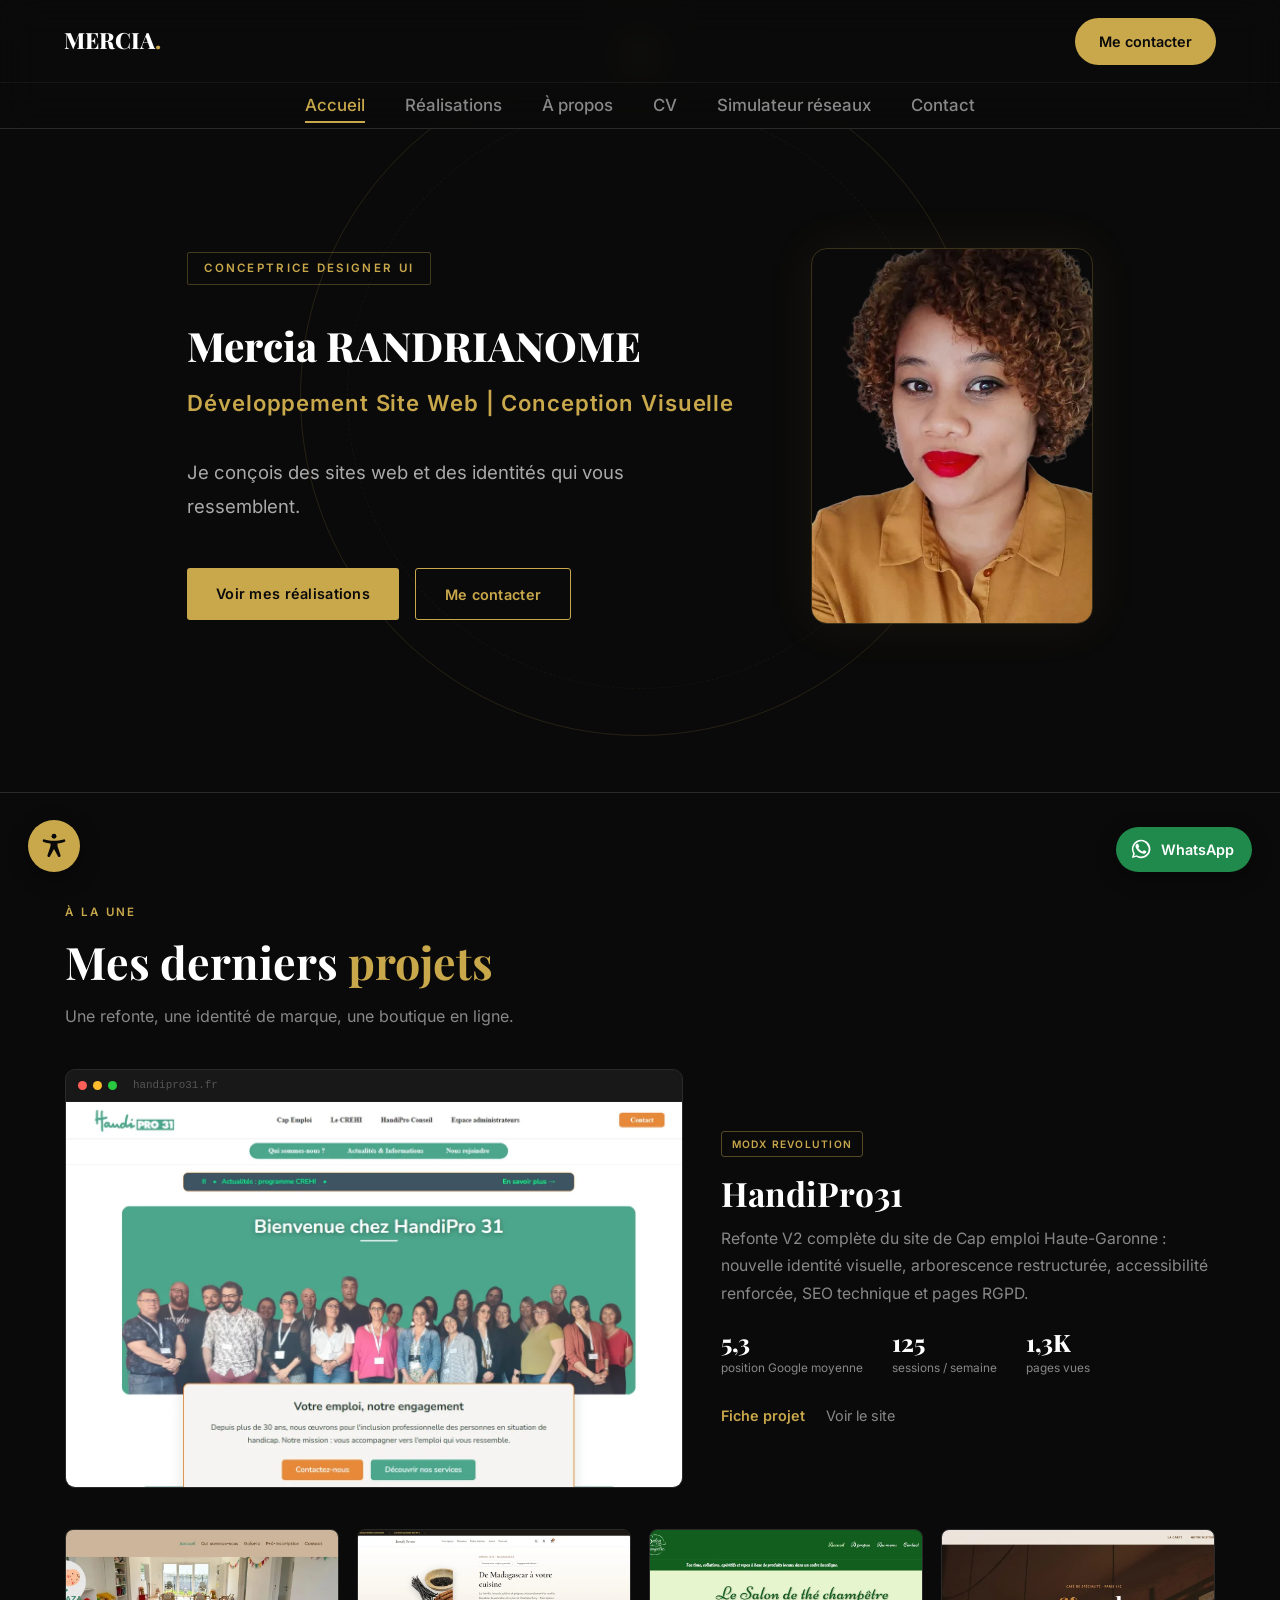
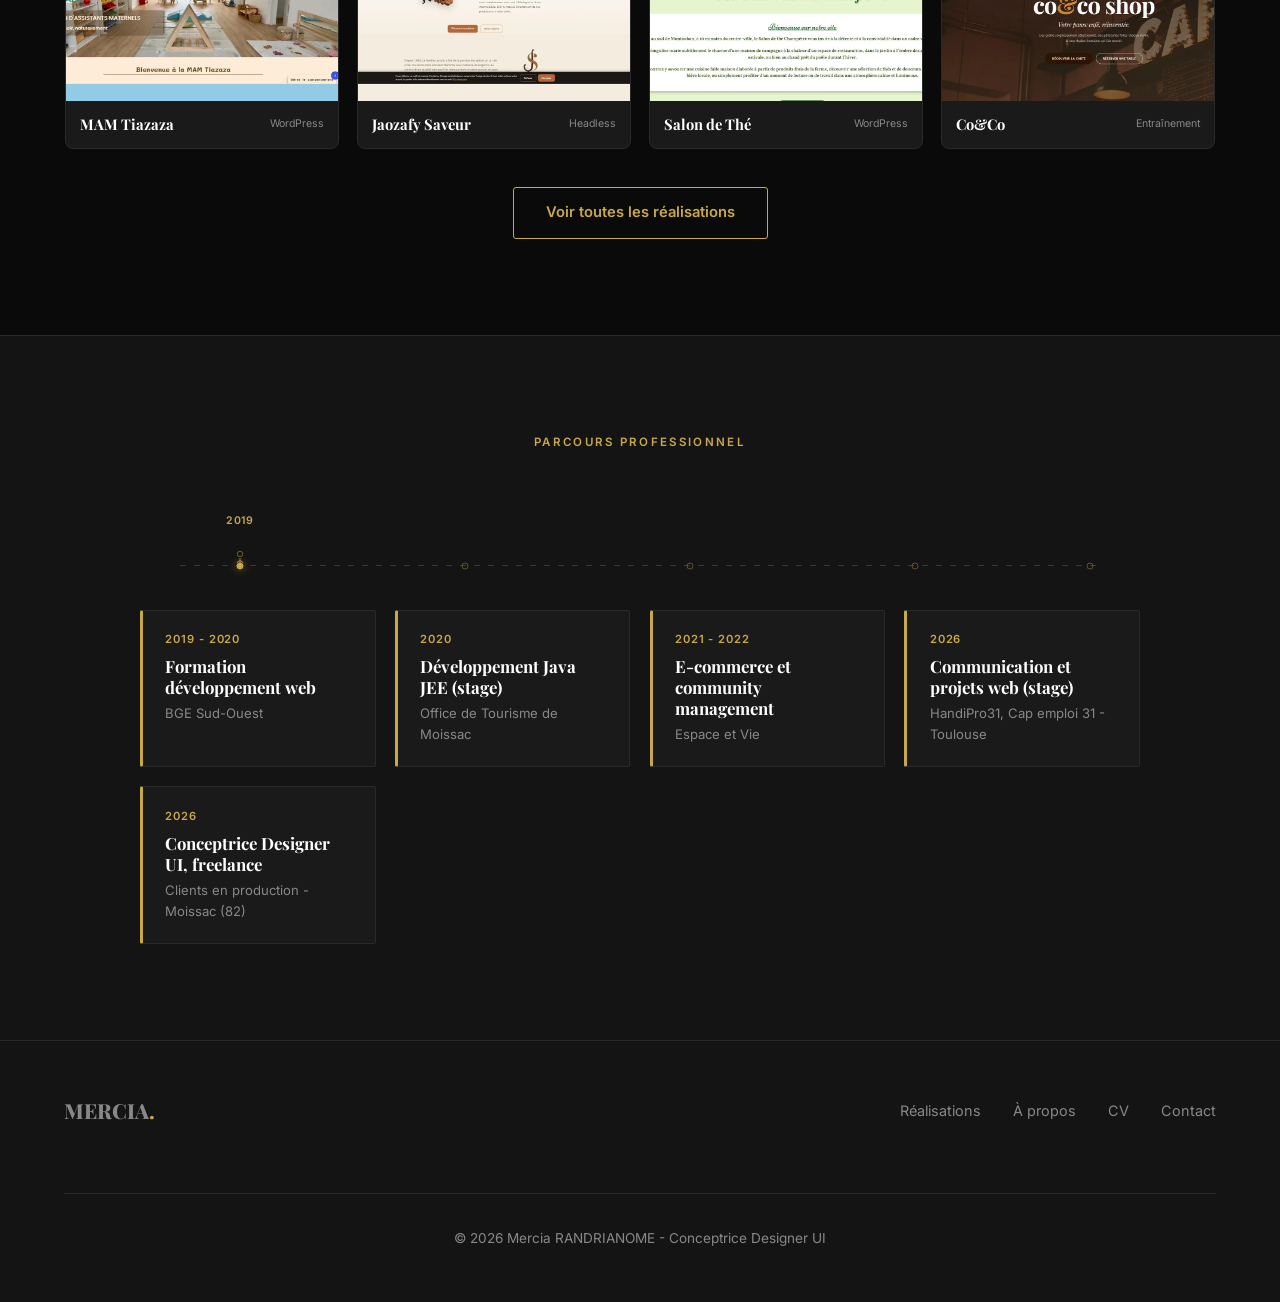
<file: index.html>
<!doctype html>
<html lang="fr">
  <head>
    <meta charset="UTF-8" />
    <meta name="viewport" content="width=device-width, initial-scale=1.0" />
    <title>Mercia RANDRIANOME | Conceptrice Designer UI</title>
    <meta
      name="description"
      content="Mercia RANDRIANOME, Conceptrice Designer UI à Moissac (82). Sites WordPress, WooCommerce, MODX, identité visuelle. Freelance et poste."
    />
    <link rel="canonical" href="https://portfolio-mercia.ikala-ni.fr/" />

    <!-- Open Graph -->
    <meta property="og:type" content="website" />
    <meta property="og:title" content="Mercia RANDRIANOME | Conceptrice Designer UI" />
    <meta
      property="og:description"
      content="Sites WordPress, WooCommerce, MODX et identité visuelle. Freelance et poste, basée à Moissac (82)."
    />
    <meta property="og:url" content="https://portfolio-mercia.ikala-ni.fr/" />
    <meta property="og:image" content="https://portfolio-mercia.ikala-ni.fr/assets/images/og/og-mercia.jpg" />
    <meta property="og:locale" content="fr_FR" />

    <meta name="twitter:card" content="summary_large_image" />
    <meta name="twitter:title" content="Mercia RANDRIANOME | Conceptrice Designer UI" />
    <meta name="twitter:description" content="Mercia RANDRIANOME, Conceptrice Designer UI à Moissac (82). Sites WordPress, WooCommerce, MODX, identité visuelle. Freelance et poste." />
    <meta name="twitter:image" content="https://portfolio-mercia.ikala-ni.fr/assets/images/og/og-mercia.jpg" />
    <!-- JSON-LD Person -->
    <script type="application/ld+json">
      {
        "@context": "https://schema.org",
        "@type": "Person",
        "name": "Rovanimaro El-Mercia RANDRIANOME",
        "alternateName": "Mercia RANDRIANOME",
        "jobTitle": "Conceptrice Designer UI",
        "url": "https://portfolio-mercia.ikala-ni.fr/",
        "address": {
          "@type": "PostalAddress",
          "addressLocality": "Moissac",
          "postalCode": "82200",
          "addressCountry": "FR"
        },
        "knowsAbout": [
          "WordPress",
          "WooCommerce",
          "MODX Revolution",
          "HTML",
          "CSS",
          "JavaScript",
          "Figma",
          "Illustrator",
          "Accessibilité web",
          "SEO"
        ]
      }
    </script>

    <link rel="stylesheet" href="css/style.css" />
    <link rel="stylesheet" href="css/accessibilite.css" />
    <style>
      /* ══════════ ACCUEIL — styles spécifiques ══════════ */

      main {
        display: block;
      }

      /* ── HERO ── */
      .hero {
        min-height: 88vh;
        display: flex;
        flex-direction: row;
        justify-content: center;
        align-items: center;
        gap: clamp(2rem, 5vw, 5rem);
        text-align: left;
        padding: 9rem var(--padding-page) 4rem;
        background-color: var(--noir-profond);
        position: relative;
        overflow: clip;
      }

      .hero > *:not(.orbit-systeme) {
        position: relative;
        z-index: 1;
      }

      .hero-content {
        flex: 1;
        min-width: 0;
        max-width: 560px;
        display: flex;
        flex-direction: column;
        align-items: flex-start;
      }

      .hero-tag {
        display: inline-block;
        font-family: var(--font-corps);
        font-size: 0.72rem;
        font-weight: 600;
        letter-spacing: 0.2em;
        text-transform: uppercase;
        color: var(--or);
        border: 1px solid rgba(201, 168, 76, 0.3);
        padding: 0.4rem 1rem;
        border-radius: 2px;
        margin-bottom: 2.4rem;
      }

      .hero h1 {
        font-size: clamp(2.6rem, 6vw, 4.6rem);
        font-weight: 800;
        color: var(--blanc-pur);
        line-height: 1.06;
        margin-bottom: 0;
      }

      .hero h1 .nom {
        display: block;
      }

      .hero h1 .titre {
        display: block;
        font-family: var(--font-corps);
        font-size: 0.3em;
        color: var(--or);
        font-weight: 600;
        letter-spacing: 0.04em;
        margin-top: 1.2rem;
        line-height: 1.5;
      }

      .hero-accroche {
        font-size: clamp(1rem, 2vw, 1.15rem);
        color: var(--gris-clair);
        max-width: 480px;
        margin: 2.2rem 0 2.8rem;
        line-height: 1.85;
      }

      .hero-boutons {
        display: flex;
        gap: 1rem;
        flex-wrap: wrap;
      }

      .btn-hero {
        font-family: var(--font-corps);
        font-size: 0.9rem;
        font-weight: 600;
        padding: 0.85rem 1.8rem;
        border-radius: 3px;
        transition: var(--transition-rapide);
        letter-spacing: 0.02em;
      }

      .btn-hero-or {
        background-color: var(--or);
        color: var(--noir-profond);
      }
      .btn-hero-or:hover {
        background-color: var(--or-clair);
        transform: translateY(-2px);
      }
      .btn-hero-contour {
        border: 1px solid var(--or);
        color: var(--or);
        background: transparent;
      }
      .btn-hero-contour:hover {
        background-color: rgba(201, 168, 76, 0.1);
        transform: translateY(-2px);
      }

      /* Portrait */
      .hero-portrait {
        flex-shrink: 0;
        width: clamp(180px, 22vw, 300px);
        aspect-ratio: 3 / 4;
        border-radius: 16px;
        overflow: hidden;
        border: 1px solid rgba(201, 168, 76, 0.25);
        box-shadow: 0 0 50px rgba(201, 168, 76, 0.08);
      }
      .hero-portrait img {
        width: 100%;
        height: 100%;
        object-fit: cover;
      }

      /* Système orbital décoratif */
      .orbit-systeme {
        position: absolute;
        top: 50%;
        left: 50%;
        transform: translate(-50%, -50%);
        width: min(680px, 88vmin);
        height: min(680px, 88vmin);
        pointer-events: none;
        z-index: 0;
      }
      .orbit-anneau {
        position: absolute;
        inset: 0;
        border-radius: 50%;
        border: 1px solid rgba(201, 168, 76, 0.15);
      }
      .orbit-anneau::before {
        content: "";
        position: absolute;
        inset: 46px;
        border-radius: 50%;
        border: 1px dashed rgba(201, 168, 76, 0.06);
      }
      .orbit-bras {
        position: absolute;
        inset: 0;
        animation: tourner 12s linear infinite;
      }
      @keyframes tourner {
        to {
          transform: rotate(360deg);
        }
      }
      .planet {
        position: absolute;
        top: -11px;
        left: 50%;
        transform: translateX(-50%);
        width: 22px;
        height: 22px;
        border-radius: 50%;
        background: radial-gradient(circle at 35% 30%, #f0d87a, #c9a84c 55%, #7a5e1a);
        box-shadow: 0 0 16px rgba(201, 168, 76, 0.8), 0 0 40px rgba(201, 168, 76, 0.3);
      }

      @media (max-width: 820px) {
        .hero {
          flex-direction: column;
          text-align: center;
          gap: 2.4rem;
          padding-top: 8rem;
        }
        .hero-content {
          align-items: center;
          max-width: 100%;
        }
        .hero-accroche {
          margin-left: auto;
          margin-right: auto;
        }
        .hero-boutons {
          justify-content: center;
        }
        .hero-portrait {
          order: -1;
          width: clamp(150px, 44vw, 220px);
        }
      }

      /* ── À LA UNE (projet phare + vignettes) ── */
      .alaune {
        background-color: var(--noir-profond);
        border-top: 1px solid var(--gris-bordure);
        padding: clamp(3.5rem, 8vw, 6rem) var(--padding-page);
      }
      .alaune-entete {
        max-width: 1150px;
        margin: 0 auto 2.4rem;
      }
      .alaune-suptitre {
        font-size: 0.72rem;
        letter-spacing: 0.2em;
        text-transform: uppercase;
        color: var(--or);
        font-weight: 600;
        margin-bottom: 0.8rem;
      }
      .alaune-entete h2 {
        font-size: clamp(1.9rem, 4vw, 2.8rem);
      }
      .alaune-entete p {
        max-width: 560px;
        margin-top: 0.8rem;
      }

      /* Cadre navigateur réutilisable */
      .frame {
        background-color: #181818;
        border: 1px solid var(--gris-bordure);
        border-radius: 10px;
        overflow: hidden;
      }
      .frame-barre {
        height: 32px;
        display: flex;
        align-items: center;
        gap: 6px;
        padding: 0 12px;
        border-bottom: 1px solid #1e1e1e;
      }
      .frame-dot { width: 9px; height: 9px; border-radius: 50%; }
      .frame-dot.r { background: #ff5f57; }
      .frame-dot.y { background: #ffbd2e; }
      .frame-dot.g { background: #28c940; }
      .frame-url {
        margin-left: 10px;
        font-family: monospace;
        font-size: 0.68rem;
        color: #555;
        overflow: hidden;
        text-overflow: ellipsis;
        white-space: nowrap;
      }
      .frame-ecran {
        aspect-ratio: 16 / 10;
        overflow: hidden;
        background: #0d0d0d;
      }
      .frame-ecran img {
        width: 100%;
        height: 100%;
        object-fit: cover;
        object-position: center top;
      }

      /* Projet phare */
      .feature {
        max-width: 1150px;
        margin: 0 auto 2.6rem;
        display: grid;
        grid-template-columns: 1.25fr 1fr;
        gap: 2.4rem;
        align-items: center;
      }
      .feature-corps .badge {
        display: inline-block;
        font-size: 0.64rem;
        letter-spacing: 0.12em;
        text-transform: uppercase;
        font-weight: 600;
        color: var(--or);
        border: 1px solid rgba(201, 168, 76, 0.4);
        border-radius: 3px;
        padding: 0.24rem 0.6rem;
        margin-bottom: 1rem;
      }
      .feature-corps h3 {
        font-size: clamp(1.6rem, 3vw, 2.1rem);
        margin-bottom: 0.7rem;
      }
      .feature-corps p {
        font-size: 0.98rem;
        line-height: 1.75;
        margin-bottom: 1.4rem;
      }
      .feature-stats {
        display: flex;
        flex-wrap: wrap;
        gap: 1.8rem;
        margin-bottom: 1.6rem;
      }
      .feature-stats div {
        display: flex;
        flex-direction: column;
      }
      .feature-stats .val {
        font-family: var(--font-titre);
        font-size: 1.5rem;
        font-weight: 800;
        color: var(--blanc-pur);
        line-height: 1;
      }
      .feature-stats .lab {
        font-size: 0.74rem;
        color: var(--gris-texte);
        margin-top: 0.35rem;
      }
      .feature-actions {
        display: flex;
        gap: 1.3rem;
        align-items: center;
      }
      .lien-or {
        font-size: 0.9rem;
        font-weight: 600;
        color: var(--or);
      }
      .lien-or:hover { color: var(--or-clair); }
      .lien-gris { font-size: 0.9rem; color: var(--gris-texte); }
      .lien-gris:hover { color: var(--blanc-pur); }

      /* Vignettes des autres sites */
      .vignettes {
        max-width: 1150px;
        margin: 0 auto 2.4rem;
        display: grid;
        grid-template-columns: repeat(4, 1fr);
        gap: 1.1rem;
      }
      .vignette {
        display: block;
        background-color: var(--gris-fonce);
        border: 1px solid var(--gris-bordure);
        border-radius: 8px;
        overflow: hidden;
        transition: transform 0.25s ease, border-color 0.25s ease;
      }
      .vignette:hover {
        transform: translateY(-3px);
        border-color: rgba(201, 168, 76, 0.5);
      }
      .vignette-img {
        aspect-ratio: 16 / 10;
        overflow: hidden;
        background: #0d0d0d;
      }
      .vignette-img img {
        width: 100%;
        height: 100%;
        object-fit: cover;
        object-position: center top;
      }
      .vignette-nom {
        display: flex;
        align-items: center;
        justify-content: space-between;
        padding: 0.75rem 0.9rem;
      }
      .vignette-nom strong {
        font-family: var(--font-titre);
        font-size: 0.92rem;
        font-weight: 700;
        color: var(--blanc-pur);
      }
      .vignette-nom span {
        font-size: 0.66rem;
        color: var(--gris-texte);
      }

      .alaune-cta {
        max-width: 1150px;
        margin: 0 auto;
        text-align: center;
      }
      .btn-tout {
        display: inline-block;
        font-family: var(--font-corps);
        font-size: 0.92rem;
        font-weight: 600;
        color: var(--or);
        border: 1px solid var(--or);
        border-radius: 3px;
        padding: 0.8rem 2rem;
        transition: var(--transition-rapide);
      }
      .btn-tout:hover {
        background-color: rgba(201, 168, 76, 0.1);
        transform: translateY(-2px);
      }

      @media (max-width: 860px) {
        .feature { grid-template-columns: 1fr; gap: 1.6rem; }
        .vignettes { grid-template-columns: repeat(2, 1fr); }
      }

      /* ── PARCOURS + enfant qui grandit ── */
      .parcours {
        background-color: var(--noir-secondaire);
        padding: clamp(3.5rem, 8vw, 6rem) var(--padding-page);
        border-top: 1px solid var(--gris-bordure);
      }
      .parcours-suptitre {
        text-align: center;
        font-size: 0.72rem;
        letter-spacing: 0.2em;
        text-transform: uppercase;
        color: var(--or);
        font-weight: 600;
        margin-bottom: 2.6rem;
      }
      .parcours-wrapper {
        max-width: 1000px;
        margin: 0 auto;
      }

      /* Scène de l'enfant qui grandit (décoratif) */
      .grow-scene {
        position: relative;
        height: 90px;
        margin-bottom: 1.6rem;
      }
      .grow-rail {
        position: absolute;
        bottom: 18px;
        left: 4%;
        right: 4%;
        height: 1px;
        background: repeating-linear-gradient(
          to right,
          rgba(201, 168, 76, 0.25) 0 6px,
          transparent 6px 14px
        );
      }
      .grow-stop {
        position: absolute;
        bottom: 18px;
        width: 7px;
        height: 7px;
        border: 1.5px solid rgba(201, 168, 76, 0.4);
        border-radius: 50%;
        transform: translate(-50%, 50%);
        transition: background 0.3s, border-color 0.3s;
      }
      .grow-stop.actif {
        background: var(--or);
        border-color: var(--or);
        box-shadow: 0 0 8px rgba(201, 168, 76, 0.6);
      }

      /* Le personnage : grandit selon --taille */
      .grow-perso {
        position: absolute;
        bottom: 18px;
        left: 10%;
        transform: translateX(-50%);
        transform-origin: bottom center;
        display: flex;
        flex-direction: column;
        align-items: center;
        transition: left 0.9s cubic-bezier(0.4, 0, 0.2, 1);
      }
      .grow-figure {
        display: flex;
        flex-direction: column;
        align-items: center;
        transform: scale(var(--taille, 0.5));
        transform-origin: bottom center;
        transition: transform 0.9s cubic-bezier(0.34, 1.3, 0.5, 1);
      }
      .grow-tete {
        width: 12px;
        height: 12px;
        border-radius: 50%;
        background: var(--noir-secondaire);
        border: 1.6px solid var(--or);
      }
      .grow-corps {
        width: 2px;
        height: 16px;
        background: rgba(201, 168, 76, 0.7);
        margin-top: 2px;
        border-radius: 1px;
        position: relative;
      }
      .grow-corps::before,
      .grow-corps::after {
        content: "";
        position: absolute;
        width: 8px;
        height: 1.6px;
        background: rgba(201, 168, 76, 0.7);
        top: 4px;
        border-radius: 1px;
      }
      .grow-corps::before {
        right: calc(100% - 1px);
        transform-origin: right center;
        transform: rotate(-35deg);
      }
      .grow-corps::after {
        left: calc(100% - 1px);
        transform-origin: left center;
        transform: rotate(35deg);
      }
      .grow-annee {
        position: absolute;
        bottom: calc(100% + 6px);
        font-family: var(--font-corps);
        font-size: 0.66rem;
        font-weight: 600;
        letter-spacing: 0.05em;
        color: var(--or);
        white-space: nowrap;
        opacity: 0;
        transition: opacity 0.3s ease;
      }
      .grow-annee.show {
        opacity: 1;
      }
      .grow-walk .grow-tete {
        animation: grow-bob 0.24s ease-in-out infinite alternate;
      }
      @keyframes grow-bob {
        to {
          transform: translateY(-2px);
        }
      }

      /* Timeline (liste) */
      .timeline {
        display: grid;
        grid-template-columns: repeat(auto-fit, minmax(210px, 1fr));
        gap: 1.2rem;
      }
      .timeline-item {
        background-color: var(--gris-fonce);
        border: 1px solid var(--gris-bordure);
        border-left: 3px solid var(--or);
        padding: 1.3rem 1.4rem;
        border-radius: 2px;
      }
      .timeline-item .periode {
        font-size: 0.7rem;
        color: var(--or);
        font-weight: 600;
        letter-spacing: 0.08em;
        text-transform: uppercase;
        margin-bottom: 0.45rem;
      }
      .timeline-item .poste {
        font-family: var(--font-titre);
        font-size: 1.05rem;
        font-weight: 700;
        color: var(--blanc-pur);
        margin-bottom: 0.3rem;
        line-height: 1.25;
      }
      .timeline-item .lieu {
        font-size: 0.82rem;
        color: var(--gris-texte);
      }
    </style>
  </head>
  <body>
    <a class="skip-link" href="#contenu">Aller au contenu</a>

    <header class="header">
      <div class="nav">
        <a href="index.html" class="nav-logo">MERCIA<span>.</span></a>
        <a href="contact.html" class="nav-cta">Me contacter</a>
        <div class="nav-burger" aria-label="Menu" role="button" tabindex="0">
          <span></span><span></span><span></span>
        </div>
      </div>
      <nav class="nav-sub" aria-label="Navigation principale">
        <ul class="nav-liens">
          <li><a href="index.html" class="actif" aria-current="page">Accueil</a></li>
          <li><a href="realisations.html">Réalisations</a></li>
          <li><a href="apropos.html">À propos</a></li>
          <li><a href="cv.html">CV</a></li>
          <li><a href="simulateur.html">Simulateur réseaux</a></li>
          <li><a href="contact.html">Contact</a></li>
        </ul>
      </nav>
    </header>

    <main id="contenu">
      <!-- ══════════ HERO ══════════ -->
      <section class="hero">
        <div class="orbit-systeme" aria-hidden="true">
          <div class="orbit-anneau"></div>
          <div class="orbit-bras"><div class="planet"></div></div>
        </div>

        <div class="hero-content">
          <span class="hero-tag">Conceptrice Designer UI</span>
          <h1>
            <span class="nom">Mercia RANDRIANOME</span>
            <span class="titre">Développement Site Web | Conception Visuelle</span>
          </h1>
          <p class="hero-accroche">
            Je conçois des sites web et des identités qui vous ressemblent.
          </p>
          <div class="hero-boutons">
            <a href="realisations.html" class="btn-hero btn-hero-or">Voir mes réalisations</a>
            <a href="contact.html" class="btn-hero btn-hero-contour">Me contacter</a>
          </div>
        </div>

        <div class="hero-portrait">
          <img
            src="assets/images/profil/profil.webp"
            alt="Portrait de Mercia RANDRIANOME"
            width="300"
            height="400"
          />
        </div>
      </section>

      <!-- ══════════ À LA UNE ══════════ -->
      <section class="alaune" aria-labelledby="alaune-titre">
        <div class="alaune-entete">
          <p class="alaune-suptitre">À la une</p>
          <h2 id="alaune-titre">Mes derniers <span style="color: var(--or)">projets</span></h2>
          <p>
            Une refonte, une identité de marque, une boutique en ligne.
          </p>
        </div>

        <!-- Projet phare : HandiPro31 -->
        <article class="feature">
          <div class="frame">
            <div class="frame-barre">
              <span class="frame-dot r"></span><span class="frame-dot y"></span><span class="frame-dot g"></span>
              <span class="frame-url">handipro31.fr</span>
            </div>
            <div class="frame-ecran">
              <img
                src="assets/images/projets/handipro-cap.webp"
                alt="Aperçu du site HandiPro31"
                width="1200"
                height="750"
                loading="lazy"
              />
            </div>
          </div>
          <div class="feature-corps">
            <span class="badge">MODX Revolution</span>
            <h3>HandiPro31</h3>
            <p>
              Refonte V2 complète du site de Cap emploi Haute-Garonne : nouvelle
              identité visuelle, arborescence restructurée, accessibilité
              renforcée, SEO technique et pages RGPD.
            </p>
            <div class="feature-stats">
              <div><span class="val">5,3</span><span class="lab">position Google moyenne</span></div>
              <div><span class="val">125</span><span class="lab">sessions / semaine</span></div>
              <div><span class="val">1,3K</span><span class="lab">pages vues</span></div>
            </div>
            <div class="feature-actions">
              <a href="projets/handipro31.html" class="lien-or">Fiche projet</a>
              <a href="https://www.handipro31.fr/" target="_blank" rel="noopener" class="lien-gris">Voir le site</a>
            </div>
          </div>
        </article>

        <!-- Autres sites en vignettes -->
        <div class="vignettes">
          <a class="vignette" href="projets/mam-tiazaza.html">
            <div class="vignette-img"><img src="assets/images/projets/mam-cap.webp" alt="Aperçu MAM Tiazaza" width="1200" height="750" loading="lazy" /></div>
            <div class="vignette-nom"><strong>MAM Tiazaza</strong><span>WordPress</span></div>
          </a>
          <a class="vignette" href="projets/jaozafy-saveur.html">
            <div class="vignette-img"><img src="assets/images/projets/jaozafy-cap.webp" alt="Aperçu Jaozafy Saveur" width="1200" height="750" loading="lazy" /></div>
            <div class="vignette-nom"><strong>Jaozafy Saveur</strong><span>Headless</span></div>
          </a>
          <a class="vignette" href="projets/salon-de-the-champetre.html">
            <div class="vignette-img"><img src="assets/images/projets/salon-cap.webp" alt="Aperçu Salon de Thé Champêtre" width="1200" height="750" loading="lazy" /></div>
            <div class="vignette-nom"><strong>Salon de Thé</strong><span>WordPress</span></div>
          </a>
          <a class="vignette" href="projets/co-co.html">
            <div class="vignette-img"><img src="assets/images/projets/coco-cap.webp" alt="Aperçu Co&amp;Co" width="1200" height="750" loading="lazy" /></div>
            <div class="vignette-nom"><strong>Co&amp;Co</strong><span>Entraînement</span></div>
          </a>
        </div>

        <div class="alaune-cta">
          <a href="realisations.html" class="btn-tout">Voir toutes les réalisations</a>
        </div>
      </section>

      <!-- ══════════ PARCOURS (enfant qui grandit) ══════════ -->
      <section class="parcours" aria-labelledby="parcours-titre">
        <p class="parcours-suptitre" id="parcours-titre">Parcours professionnel</p>

        <div class="parcours-wrapper">
          <!-- Scène décorative : le personnage grandit d'étape en étape -->
          <div class="grow-scene" aria-hidden="true">
            <div class="grow-rail"></div>
            <div class="grow-stop" style="left: 10%"></div>
            <div class="grow-stop" style="left: 32.5%"></div>
            <div class="grow-stop" style="left: 55%"></div>
            <div class="grow-stop" style="left: 77.5%"></div>
            <div class="grow-stop" style="left: 95%"></div>
            <div class="grow-perso" id="growPerso">
              <span class="grow-annee" id="growAnnee"></span>
              <div class="grow-figure" id="growFigure">
                <div class="grow-tete"></div>
                <div class="grow-corps"></div>
              </div>
            </div>
          </div>

          <div class="timeline">
            <div class="timeline-item">
              <div class="periode">2019 - 2020</div>
              <div class="poste">Formation développement web</div>
              <div class="lieu">BGE Sud-Ouest</div>
            </div>
            <div class="timeline-item">
              <div class="periode">2020</div>
              <div class="poste">Développement Java JEE (stage)</div>
              <div class="lieu">Office de Tourisme de Moissac</div>
            </div>
            <div class="timeline-item">
              <div class="periode">2021 - 2022</div>
              <div class="poste">E-commerce et community management</div>
              <div class="lieu">Espace et Vie</div>
            </div>
            <div class="timeline-item">
              <div class="periode">2026</div>
              <div class="poste">Communication et projets web (stage)</div>
              <div class="lieu">HandiPro31, Cap emploi 31 - Toulouse</div>
            </div>
            <div class="timeline-item">
              <div class="periode">2026</div>
              <div class="poste">Conceptrice Designer UI, freelance</div>
              <div class="lieu">Clients en production - Moissac (82)</div>
            </div>
          </div>
        </div>
      </section>
    </main>

    <footer class="footer">
      <div class="footer-contenu">
        <p class="footer-logo">MERCIA<span>.</span></p>
        <div class="footer-liens">
          <a href="realisations.html">Réalisations</a>
          <a href="apropos.html">À propos</a>
          <a href="cv.html">CV</a>
          <a href="contact.html">Contact</a>
        </div>
        <p class="footer-copyright">
          © 2026 Mercia RANDRIANOME - Conceptrice Designer UI
        </p>
      </div>
    </footer>

    <!-- Contact WhatsApp direct -->
    <a
      class="wa-float"
      href="https://wa.me/33667955602"
      target="_blank"
      rel="noopener"
      aria-label="Me contacter sur WhatsApp"
    >
      <svg viewBox="0 0 24 24" fill="currentColor" aria-hidden="true">
        <path d="M17.5 14.4c-.3-.2-1.8-.9-2-1-.3-.1-.5-.2-.7.1-.2.3-.8 1-.9 1.1-.2.2-.3.2-.6.1-.3-.2-1.3-.5-2.4-1.5-.9-.8-1.5-1.8-1.7-2.1-.2-.3 0-.5.1-.6.1-.1.3-.3.4-.5.1-.2.2-.3.3-.5.1-.2 0-.4 0-.5-.1-.1-.7-1.6-.9-2.2-.2-.6-.5-.5-.7-.5h-.6c-.2 0-.5.1-.8.4-.3.3-1 1-1 2.4 0 1.4 1 2.8 1.2 3 .1.2 2 3.1 4.9 4.3.7.3 1.2.5 1.6.6.7.2 1.3.2 1.8.1.6-.1 1.8-.7 2-1.4.3-.7.3-1.3.2-1.4-.1-.1-.3-.2-.6-.4z M12 2a10 10 0 0 0-8.6 15l-1.3 4.8 4.9-1.3A10 10 0 1 0 12 2zm0 18.3c-1.5 0-3-.4-4.3-1.2l-.3-.2-2.9.8.8-2.8-.2-.3A8.3 8.3 0 1 1 12 20.3z"/>
      </svg>
      <span class="wa-label">WhatsApp</span>
    </a>

    <script src="js/main.js?v=2"></script>
    <script src="js/accessibilite.js?v=1"></script>
    <script>
      // ── Personnage qui grandit le long du parcours ──
      (function () {
        var perso = document.getElementById("growPerso");
        var figure = document.getElementById("growFigure");
        var annee = document.getElementById("growAnnee");
        var stops = document.querySelectorAll(".grow-stop");
        if (!perso) return;

        // Respecte prefers-reduced-motion : on fige l'adulte sur la dernière étape.
        var reduce = window.matchMedia("(prefers-reduced-motion: reduce)").matches;

        var etapes = [
          { pos: 10, taille: 0.5, annee: "2019" },
          { pos: 32.5, taille: 0.68, annee: "2020" },
          { pos: 55, taille: 0.85, annee: "2021" },
          { pos: 77.5, taille: 1.05, annee: "2026" },
          { pos: 95, taille: 1.3, annee: "2026" }
        ];
        var i = 0;

        function place(e) {
          perso.style.left = e.pos + "%";
          figure.style.setProperty("--taille", e.taille);
          annee.textContent = e.annee;
          annee.classList.add("show");
          stops.forEach(function (s) { s.classList.remove("actif"); });
        }

        if (reduce) {
          var last = etapes[etapes.length - 1];
          place(last);
          stops[stops.length - 1].classList.add("actif");
          return;
        }

        function arrive(idx) {
          perso.classList.remove("grow-walk");
          place(etapes[idx]);
          stops[idx].classList.add("actif");
          setTimeout(next, 2400);
        }

        function next() {
          var nextIdx = (i + 1) % etapes.length;
          annee.classList.remove("show");
          perso.classList.add("grow-walk");
          // Repart tout petit quand on reboucle au début
          if (nextIdx === 0) {
            figure.style.setProperty("--taille", etapes[0].taille);
          }
          perso.style.left = etapes[nextIdx].pos + "%";
          setTimeout(function () {
            i = nextIdx;
            arrive(i);
          }, 900);
        }

        // Démarrage
        perso.style.transition = "none";
        place(etapes[0]);
        requestAnimationFrame(function () {
          requestAnimationFrame(function () {
            perso.style.transition = "left 0.9s cubic-bezier(0.4,0,0.2,1)";
            stops[0].classList.add("actif");
            setTimeout(next, 2000);
          });
        });
      })();
    </script>
  </body>
</html>
</file>
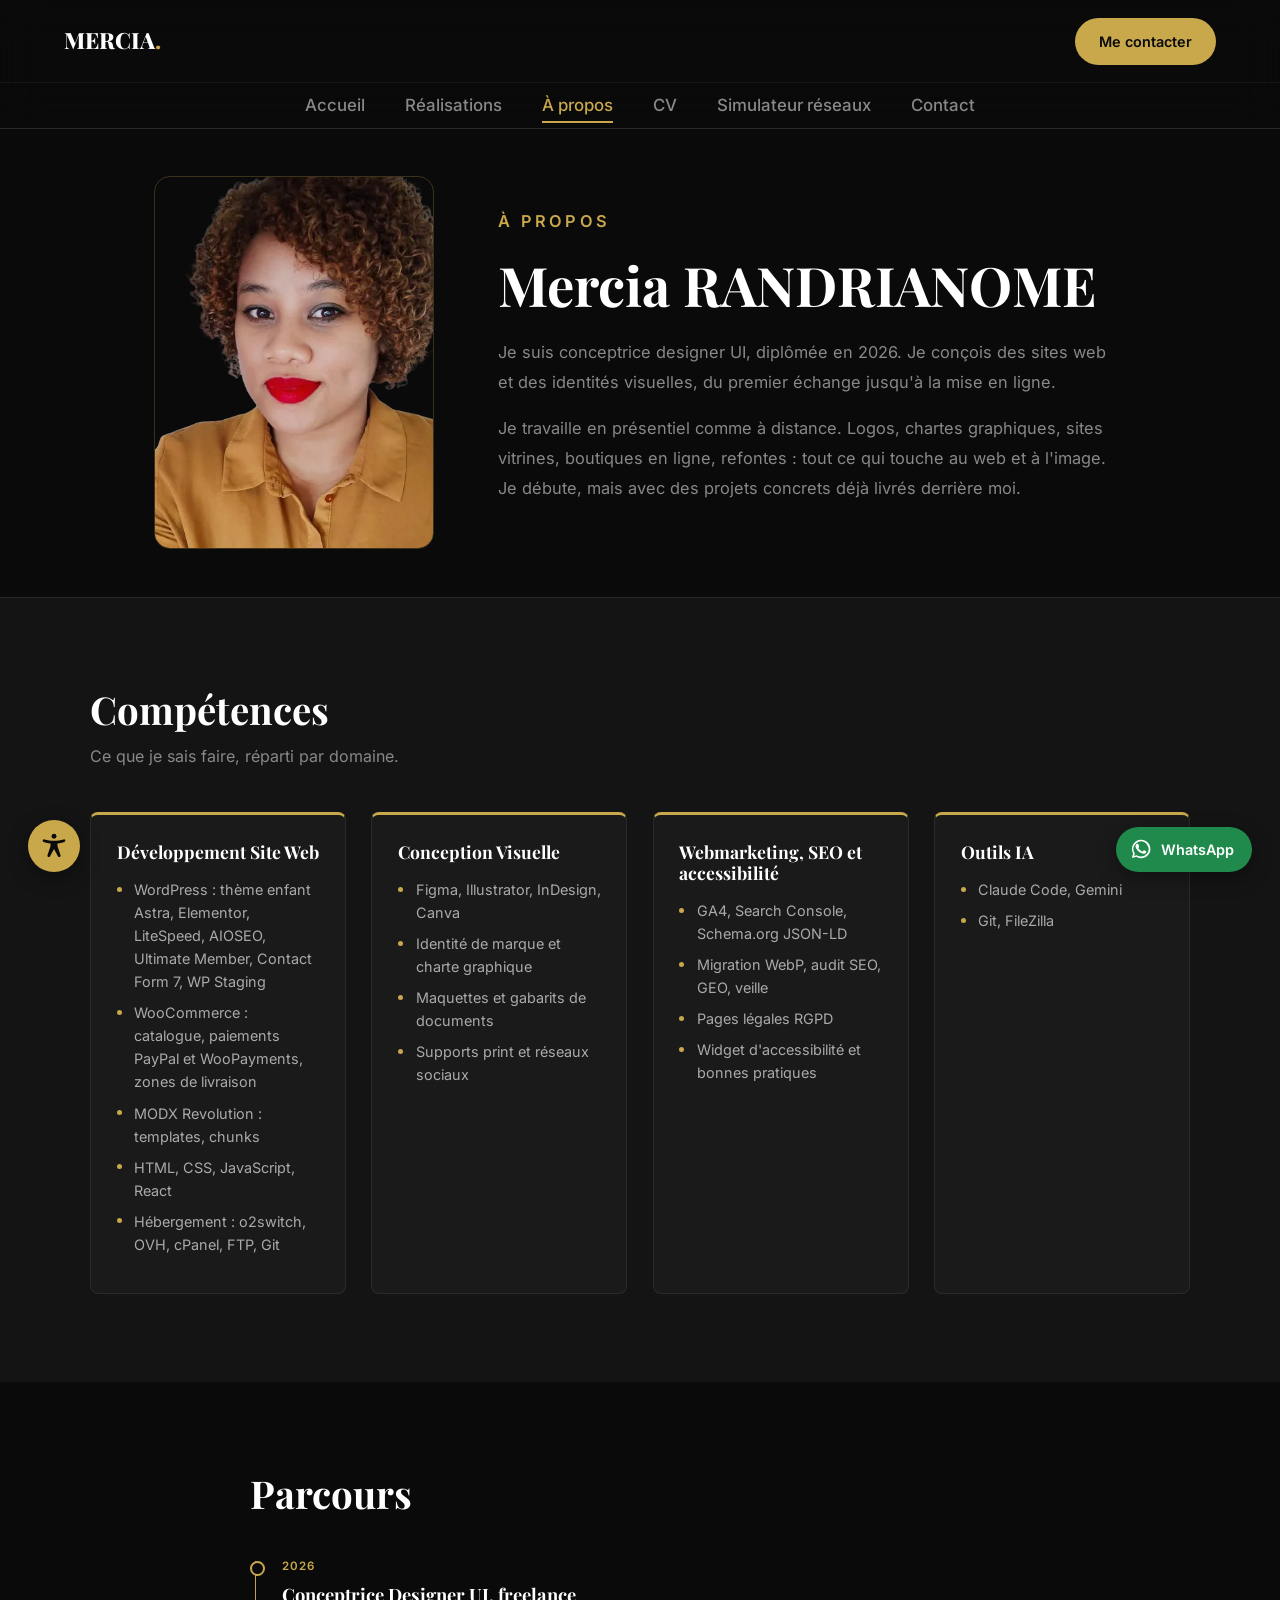
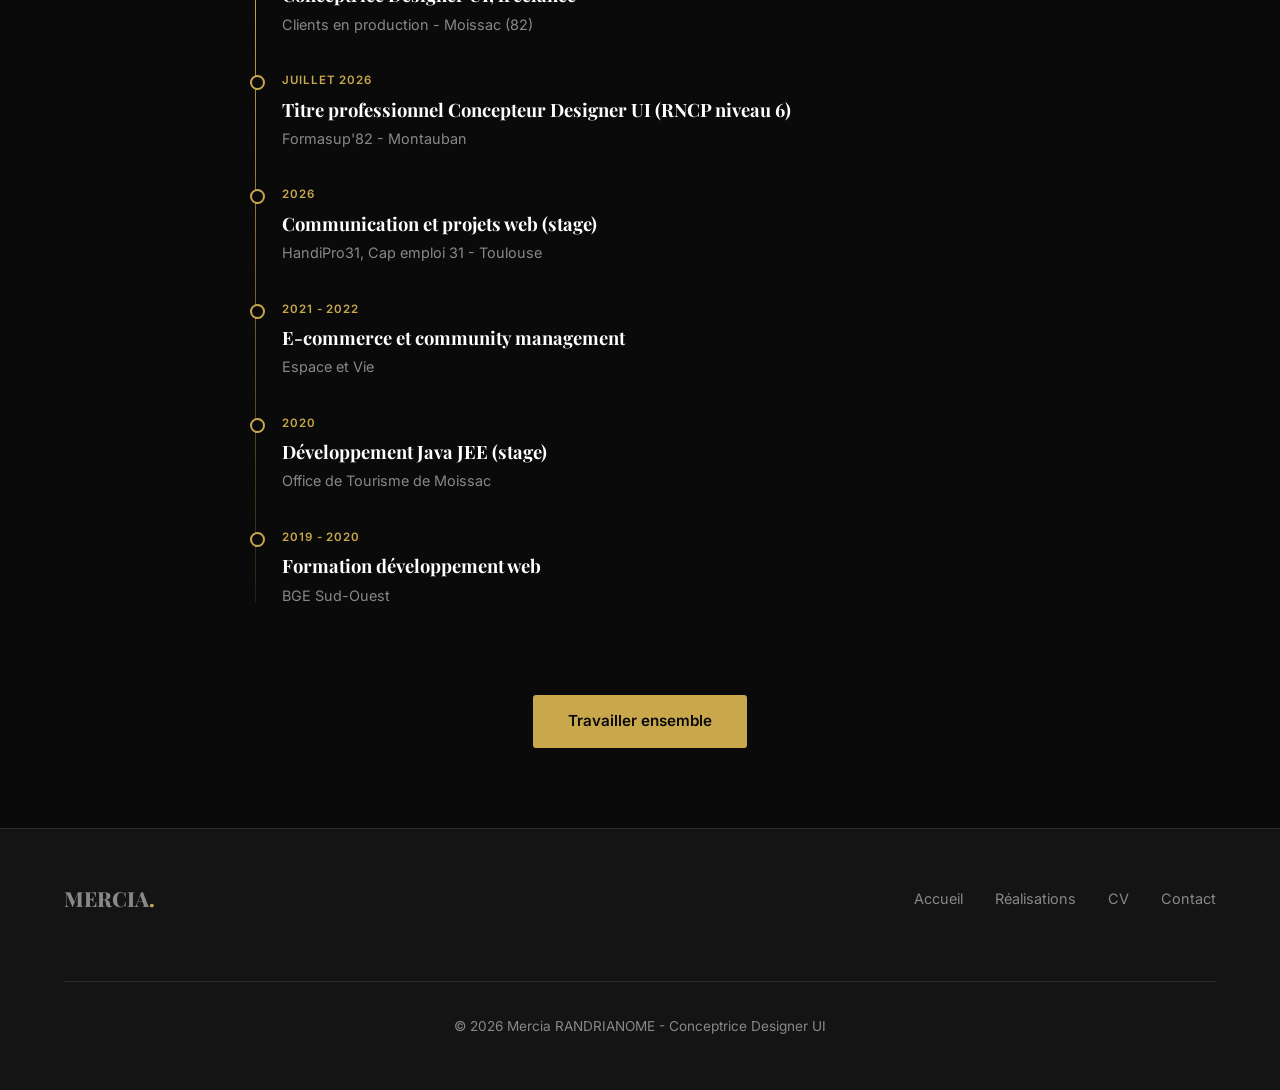
<file: apropos.html>
<!doctype html>
<html lang="fr">
  <head>
    <meta charset="UTF-8" />
    <meta name="viewport" content="width=device-width, initial-scale=1.0" />
    <title>À propos et parcours | Mercia RANDRIANOME</title>
    <meta
      name="description"
      content="Mercia RANDRIANOME, conceptrice designer UI à Moissac. Parcours, compétences en développement de sites web, conception visuelle, SEO et accessibilité."
    />
    <link rel="canonical" href="https://portfolio-mercia.ikala-ni.fr/apropos.html" />
    <meta property="og:type" content="profile" />
    <meta property="og:title" content="À propos et parcours | Mercia RANDRIANOME" />
    <meta property="og:description" content="Parcours et compétences : développement site web, conception visuelle, SEO, accessibilité." />
    <meta property="og:image" content="https://portfolio-mercia.ikala-ni.fr/assets/images/og/og-mercia.jpg" />
    <meta property="og:image:width" content="1200" />
    <meta property="og:image:height" content="630" />
    <meta property="og:image:alt" content="Mercia RANDRIANOME, conceptrice designer UI - sites web, conception visuelle, SEO et accessibilité" />
    <meta name="twitter:card" content="summary_large_image" />
    <meta name="twitter:title" content="À propos et parcours | Mercia RANDRIANOME" />
    <meta name="twitter:description" content="Mercia RANDRIANOME, conceptrice designer UI à Moissac. Parcours, compétences en développement de sites web, conception visuelle, SEO et accessibilité." />
    <meta name="twitter:image" content="https://portfolio-mercia.ikala-ni.fr/assets/images/og/og-mercia.jpg" />
    <link rel="stylesheet" href="css/style.css" />
    <link rel="stylesheet" href="css/accessibilite.css" />
    <style>
      /* ── INTRO ── */
      .ap-intro {
        display: flex;
        gap: clamp(2rem, 5vw, 4.5rem);
        align-items: center;
        max-width: 1100px;
        margin: 0 auto;
        padding: 11rem var(--padding-page) 3rem;
      }
      .ap-photo {
        flex-shrink: 0;
        width: clamp(160px, 24vw, 280px);
        aspect-ratio: 3 / 4;
        border-radius: 16px;
        overflow: hidden;
        border: 1px solid rgba(201, 168, 76, 0.25);
      }
      .ap-photo img { width: 100%; height: 100%; object-fit: cover; }
      .ap-intro-txt { flex: 1; min-width: 0; }
      .ap-suptitre {
        font-size: 0.72rem;
        letter-spacing: 0.2em;
        text-transform: uppercase;
        color: var(--or);
        font-weight: 600;
        margin-bottom: 0.9rem;
      }
      .ap-intro-txt h1 {
        font-size: clamp(2.2rem, 5vw, 3.4rem);
        margin-bottom: 1.2rem;
      }
      .ap-intro-txt p {
        font-size: 1.02rem;
        line-height: 1.85;
        margin-bottom: 1rem;
        max-width: 620px;
      }
      @media (max-width: 760px) {
        .ap-intro { flex-direction: column; text-align: center; padding-top: 8rem; }
        .ap-photo { order: -1; }
        .ap-intro-txt p { margin-left: auto; margin-right: auto; }
      }

      /* ── COMPÉTENCES ── */
      .ap-comp {
        background-color: var(--noir-secondaire);
        border-top: 1px solid var(--gris-bordure);
        padding: clamp(3.5rem, 8vw, 5.5rem) var(--padding-page);
      }
      .ap-comp-inner { max-width: 1100px; margin: 0 auto; }
      .ap-comp h2 {
        font-size: clamp(1.7rem, 4vw, 2.4rem);
        margin-bottom: 0.6rem;
      }
      .ap-comp > .ap-comp-inner > p {
        color: var(--gris-texte);
        margin-bottom: 2.6rem;
        max-width: 560px;
      }
      .ap-comp-grille {
        display: grid;
        grid-template-columns: repeat(auto-fit, minmax(250px, 1fr));
        gap: 1.6rem;
      }
      .ap-comp-carte {
        background-color: var(--gris-fonce);
        border: 1px solid var(--gris-bordure);
        border-top: 3px solid var(--or);
        border-radius: 8px;
        padding: 1.6rem 1.6rem 1.8rem;
      }
      .ap-comp-carte h3 {
        font-size: 1.1rem;
        color: var(--blanc-pur);
        margin-bottom: 1rem;
      }
      .ap-comp-carte ul { list-style: none; }
      .ap-comp-carte li {
        font-size: 0.9rem;
        color: var(--gris-clair);
        line-height: 1.6;
        padding-left: 1.1rem;
        position: relative;
        margin-bottom: 0.5rem;
      }
      .ap-comp-carte li::before {
        content: "";
        position: absolute;
        left: 0;
        top: 0.6em;
        width: 5px;
        height: 5px;
        border-radius: 50%;
        background-color: var(--or);
      }

      /* ── PARCOURS (timeline) ── */
      .ap-parcours {
        padding: clamp(3.5rem, 8vw, 5.5rem) var(--padding-page);
      }
      .ap-parcours-inner { max-width: 780px; margin: 0 auto; }
      .ap-parcours h2 {
        font-size: clamp(1.7rem, 4vw, 2.4rem);
        margin-bottom: 2.6rem;
      }
      .tl { position: relative; padding-left: 2rem; }
      .tl::before {
        content: "";
        position: absolute;
        left: 5px;
        top: 4px;
        bottom: 4px;
        width: 1px;
        background: linear-gradient(
          to bottom,
          var(--or),
          rgba(201, 168, 76, 0.15)
        );
      }
      .tl-item {
        position: relative;
        padding-bottom: 2.2rem;
      }
      .tl-item:last-child { padding-bottom: 0; }
      .tl-item::before {
        content: "";
        position: absolute;
        left: -2rem;
        top: 4px;
        width: 11px;
        height: 11px;
        border-radius: 50%;
        background: var(--noir-profond);
        border: 2px solid var(--or);
        transform: translateX(0);
      }
      .tl-periode {
        font-size: 0.72rem;
        letter-spacing: 0.08em;
        text-transform: uppercase;
        color: var(--or);
        font-weight: 600;
        margin-bottom: 0.3rem;
      }
      .tl-poste {
        font-family: var(--font-titre);
        font-size: 1.15rem;
        font-weight: 700;
        color: var(--blanc-pur);
        margin-bottom: 0.2rem;
      }
      .tl-lieu { font-size: 0.9rem; color: var(--gris-texte); }

      /* Révélation au défilement — seulement si JS actif */
      .js-anim .reveal {
        opacity: 0;
        transform: translateY(18px);
        transition: opacity 0.4s ease, transform 0.4s ease;
      }
      .js-anim .reveal.visible {
        opacity: 1;
        transform: translateY(0);
      }

      /* ── CTA ── */
      .ap-cta {
        text-align: center;
        padding: 0 var(--padding-page) 5rem;
      }
      .ap-cta a {
        display: inline-block;
        font-family: var(--font-corps);
        font-size: 0.95rem;
        font-weight: 600;
        background-color: var(--or);
        color: var(--noir-profond);
        border-radius: 3px;
        padding: 0.9rem 2.2rem;
        transition: var(--transition-rapide);
      }
      .ap-cta a:hover { background-color: var(--or-clair); transform: translateY(-2px); }
    </style>
  </head>
  <body>
    <a class="skip-link" href="#contenu">Aller au contenu</a>

    <header class="header">
      <div class="nav">
        <a href="index.html" class="nav-logo">MERCIA<span>.</span></a>
        <a href="contact.html" class="nav-cta">Me contacter</a>
        <div class="nav-burger" aria-label="Menu" role="button" tabindex="0">
          <span></span><span></span><span></span>
        </div>
      </div>
      <nav class="nav-sub" aria-label="Navigation principale">
        <ul class="nav-liens">
          <li><a href="index.html">Accueil</a></li>
          <li><a href="realisations.html">Réalisations</a></li>
          <li><a href="apropos.html" class="actif" aria-current="page">À propos</a></li>
          <li><a href="cv.html">CV</a></li>
          <li><a href="simulateur.html">Simulateur réseaux</a></li>
          <li><a href="contact.html">Contact</a></li>
        </ul>
      </nav>
    </header>

    <main id="contenu">
      <!-- Intro -->
      <section class="ap-intro">
        <div class="ap-photo">
          <img src="assets/images/profil/profil.webp" alt="Portrait de Mercia RANDRIANOME" width="280" height="373" />
        </div>
        <div class="ap-intro-txt">
          <p class="ap-suptitre">À propos</p>
          <h1>Mercia RANDRIANOME</h1>
          <p>
            Je suis conceptrice designer UI, diplômée en 2026. Je conçois des
            sites web et des identités visuelles, du premier échange jusqu'à la
            mise en ligne.
          </p>
          <p>
            Je travaille en présentiel comme à distance. Logos, chartes
            graphiques, sites vitrines, boutiques en ligne, refontes : tout ce
            qui touche au web et à l'image. Je débute, mais avec des projets
            concrets déjà livrés derrière moi.
          </p>
        </div>
      </section>

      <!-- Compétences -->
      <section class="ap-comp" aria-labelledby="comp-titre">
        <div class="ap-comp-inner">
          <h2 id="comp-titre">Compétences</h2>
          <p>Ce que je sais faire, réparti par domaine.</p>
          <div class="ap-comp-grille">
            <div class="ap-comp-carte">
              <h3>Développement Site Web</h3>
              <ul>
                <li>WordPress : thème enfant Astra, Elementor, LiteSpeed, AIOSEO, Ultimate Member, Contact Form 7, WP Staging</li>
                <li>WooCommerce : catalogue, paiements PayPal et WooPayments, zones de livraison</li>
                <li>MODX Revolution : templates, chunks</li>
                <li>HTML, CSS, JavaScript, React</li>
                <li>Hébergement : o2switch, OVH, cPanel, FTP, Git</li>
              </ul>
            </div>
            <div class="ap-comp-carte">
              <h3>Conception Visuelle</h3>
              <ul>
                <li>Figma, Illustrator, InDesign, Canva</li>
                <li>Identité de marque et charte graphique</li>
                <li>Maquettes et gabarits de documents</li>
                <li>Supports print et réseaux sociaux</li>
              </ul>
            </div>
            <div class="ap-comp-carte">
              <h3>Webmarketing, SEO et accessibilité</h3>
              <ul>
                <li>GA4, Search Console, Schema.org JSON-LD</li>
                <li>Migration WebP, audit SEO, GEO, veille</li>
                <li>Pages légales RGPD</li>
                <li>Widget d'accessibilité et bonnes pratiques</li>
              </ul>
            </div>
            <div class="ap-comp-carte">
              <h3>Outils IA</h3>
              <ul>
                <li>Claude Code, Gemini</li>
                <li>Git, FileZilla</li>
              </ul>
            </div>
          </div>
        </div>
      </section>

      <!-- Parcours -->
      <section class="ap-parcours" aria-labelledby="parc-titre">
        <div class="ap-parcours-inner">
          <h2 id="parc-titre">Parcours</h2>
          <div class="tl">
            <div class="tl-item reveal">
              <div class="tl-periode">2026</div>
              <div class="tl-poste">Conceptrice Designer UI, freelance</div>
              <div class="tl-lieu">Clients en production - Moissac (82)</div>
            </div>
            <div class="tl-item reveal">
              <div class="tl-periode">Juillet 2026</div>
              <div class="tl-poste">Titre professionnel Concepteur Designer UI (RNCP niveau 6)</div>
              <div class="tl-lieu">Formasup'82 - Montauban</div>
            </div>
            <div class="tl-item reveal">
              <div class="tl-periode">2026</div>
              <div class="tl-poste">Communication et projets web (stage)</div>
              <div class="tl-lieu">HandiPro31, Cap emploi 31 - Toulouse</div>
            </div>
            <div class="tl-item reveal">
              <div class="tl-periode">2021 - 2022</div>
              <div class="tl-poste">E-commerce et community management</div>
              <div class="tl-lieu">Espace et Vie</div>
            </div>
            <div class="tl-item reveal">
              <div class="tl-periode">2020</div>
              <div class="tl-poste">Développement Java JEE (stage)</div>
              <div class="tl-lieu">Office de Tourisme de Moissac</div>
            </div>
            <div class="tl-item reveal">
              <div class="tl-periode">2019 - 2020</div>
              <div class="tl-poste">Formation développement web</div>
              <div class="tl-lieu">BGE Sud-Ouest</div>
            </div>
          </div>
        </div>
      </section>

      <div class="ap-cta">
        <a href="contact.html">Travailler ensemble</a>
      </div>
    </main>

    <footer class="footer">
      <div class="footer-contenu">
        <p class="footer-logo">MERCIA<span>.</span></p>
        <div class="footer-liens">
          <a href="index.html">Accueil</a>
          <a href="realisations.html">Réalisations</a>
          <a href="cv.html">CV</a>
          <a href="contact.html">Contact</a>
        </div>
        <p class="footer-copyright">© 2026 Mercia RANDRIANOME - Conceptrice Designer UI</p>
      </div>
    </footer>

    <a class="wa-float" href="https://wa.me/33667955602" target="_blank" rel="noopener" aria-label="Me contacter sur WhatsApp">
      <svg viewBox="0 0 24 24" fill="currentColor" aria-hidden="true">
        <path d="M17.5 14.4c-.3-.2-1.8-.9-2-1-.3-.1-.5-.2-.7.1-.2.3-.8 1-.9 1.1-.2.2-.3.2-.6.1-.3-.2-1.3-.5-2.4-1.5-.9-.8-1.5-1.8-1.7-2.1-.2-.3 0-.5.1-.6.1-.1.3-.3.4-.5.1-.2.2-.3.3-.5.1-.2 0-.4 0-.5-.1-.1-.7-1.6-.9-2.2-.2-.6-.5-.5-.7-.5h-.6c-.2 0-.5.1-.8.4-.3.3-1 1-1 2.4 0 1.4 1 2.8 1.2 3 .1.2 2 3.1 4.9 4.3.7.3 1.2.5 1.6.6.7.2 1.3.2 1.8.1.6-.1 1.8-.7 2-1.4.3-.7.3-1.3.2-1.4-.1-.1-.3-.2-.6-.4z M12 2a10 10 0 0 0-8.6 15l-1.3 4.8 4.9-1.3A10 10 0 1 0 12 2zm0 18.3c-1.5 0-3-.4-4.3-1.2l-.3-.2-2.9.8.8-2.8-.2-.3A8.3 8.3 0 1 1 12 20.3z"/>
      </svg>
      <span class="wa-label">WhatsApp</span>
    </a>

    <script src="js/main.js?v=2"></script>
    <script src="js/accessibilite.js?v=1"></script>
    <script>
      // Révélation progressive des entrées (dégrade proprement sans JS)
      (function () {
        var reduce = window.matchMedia("(prefers-reduced-motion: reduce)").matches;
        var cibles = document.querySelectorAll(".reveal");
        if (reduce || !("IntersectionObserver" in window)) {
          cibles.forEach(function (el) { el.classList.add("visible"); });
          return;
        }
        document.body.classList.add("js-anim");
        var obs = new IntersectionObserver(function (entries) {
          entries.forEach(function (e) {
            if (e.isIntersecting) {
              e.target.classList.add("visible");
              obs.unobserve(e.target);
            }
          });
        }, { threshold: 0.2 });
        cibles.forEach(function (el) { obs.observe(el); });
      })();
    </script>
  </body>
</html>
</file>
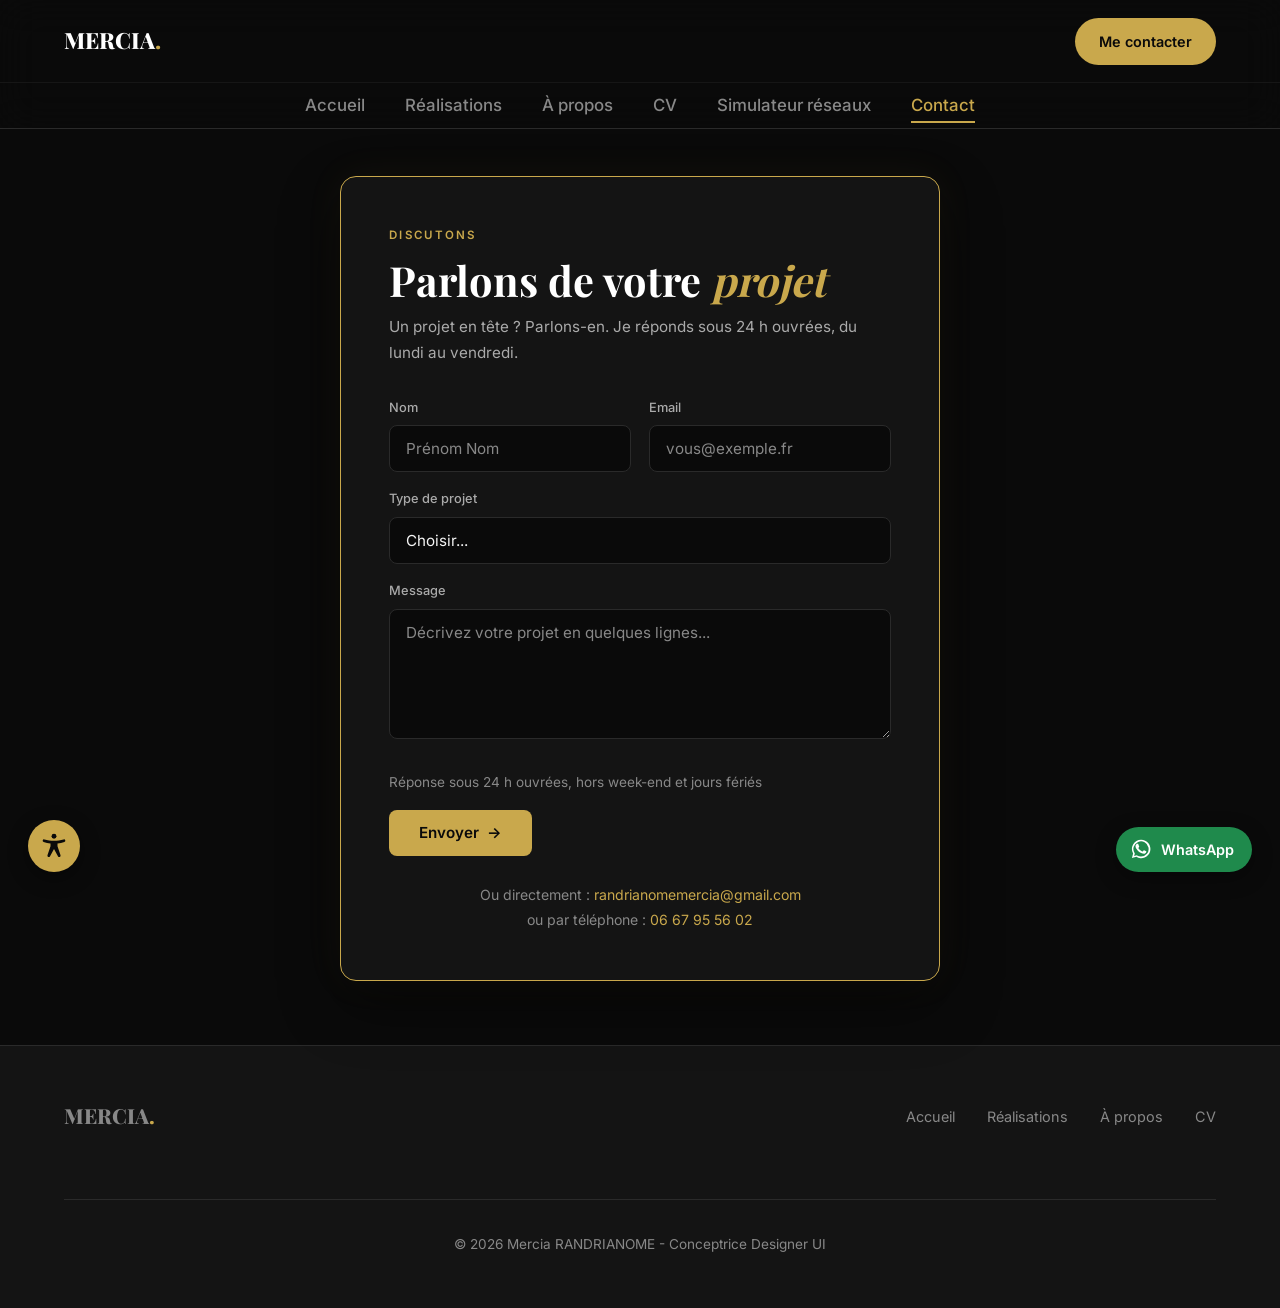
<file: contact.html>
<!DOCTYPE html>
<html lang="fr">
<head>
    <meta charset="UTF-8">
    <meta name="viewport" content="width=device-width, initial-scale=1.0">
    <meta name="description" content="Contactez Mercia RANDRIANOME, conceptrice designer UI à Moissac. Site web, boutique en ligne ou identité visuelle.">
    <title>Contact | Mercia RANDRIANOME</title>
    <link rel="canonical" href="https://portfolio-mercia.ikala-ni.fr/contact.html">
    <meta property="og:type" content="website" />
    <meta property="og:title" content="Contact | Mercia RANDRIANOME" />
    <meta property="og:description" content="Contactez Mercia RANDRIANOME, conceptrice designer UI à Moissac. Site web, boutique en ligne ou identité visuelle." />
    <meta property="og:url" content="https://portfolio-mercia.ikala-ni.fr/contact.html" />
    <meta property="og:locale" content="fr_FR" />
    <meta property="og:image" content="https://portfolio-mercia.ikala-ni.fr/assets/images/og/og-mercia.jpg" />
    <meta property="og:image:width" content="1200" />
    <meta property="og:image:height" content="630" />
    <meta property="og:image:alt" content="Mercia RANDRIANOME, conceptrice designer UI - sites web, conception visuelle, SEO et accessibilité" />
    <meta name="twitter:card" content="summary_large_image" />
    <meta name="twitter:title" content="Contact | Mercia RANDRIANOME" />
    <meta name="twitter:description" content="Contactez Mercia RANDRIANOME, conceptrice designer UI à Moissac. Site web, boutique en ligne ou identité visuelle." />
    <meta name="twitter:image" content="https://portfolio-mercia.ikala-ni.fr/assets/images/og/og-mercia.jpg" />
    <link rel="stylesheet" href="css/style.css">
    <link rel="stylesheet" href="css/accessibilite.css" />
    <style>
      .contact-page {
        min-height: calc(100vh - 120px);
        display: flex;
        align-items: center;
        justify-content: center;
        padding: 11rem var(--padding-page) 4rem;
      }

      /* Le cadre or */
      .cc-card {
        width: 100%;
        max-width: 600px;
        background: #141414;
        border: 1px solid var(--or);
        border-radius: 16px;
        padding: clamp(1.8rem, 4vw, 3rem);
        box-shadow: 0 24px 60px rgba(0, 0, 0, 0.45),
          0 0 40px rgba(201, 168, 76, 0.06);
      }

      .cc-eyebrow {
        font-size: 0.72rem;
        letter-spacing: 0.2em;
        text-transform: uppercase;
        color: var(--or);
        font-weight: 600;
        margin-bottom: 0.7rem;
      }
      .cc-card h1 {
        font-size: clamp(1.8rem, 4vw, 2.6rem);
        line-height: 1.1;
        margin-bottom: 0.7rem;
      }
      .cc-card h1 em { color: var(--or); font-style: italic; }
      .cc-intro {
        font-size: 0.95rem;
        color: var(--gris-clair);
        line-height: 1.7;
        margin-bottom: 2rem;
      }

      .cc-row {
        display: grid;
        grid-template-columns: 1fr 1fr;
        gap: 1.1rem;
      }
      .cc-field { margin-bottom: 1.1rem; }
      .cc-field label {
        display: block;
        font-size: 0.8rem;
        color: var(--gris-clair);
        font-weight: 500;
        margin-bottom: 0.45rem;
      }
      .cc-field input,
      .cc-field select,
      .cc-field textarea {
        width: 100%;
        background: var(--noir-profond);
        border: 1px solid var(--gris-bordure);
        border-radius: 8px;
        padding: 0.8rem 1rem;
        color: var(--blanc);
        font-family: var(--font-corps);
        font-size: 0.95rem;
        transition: border-color 0.2s ease, box-shadow 0.2s ease;
      }
      .cc-field textarea { resize: vertical; min-height: 130px; }
      .cc-field input::placeholder,
      .cc-field textarea::placeholder { color: var(--gris-texte); }
      .cc-field input:focus,
      .cc-field select:focus,
      .cc-field textarea:focus {
        outline: none;
        border-color: var(--or);
        box-shadow: 0 0 0 3px rgba(201, 168, 76, 0.15);
      }
      .cc-field select { appearance: none; cursor: pointer; }

      .cc-footer {
        display: flex;
        align-items: center;
        justify-content: space-between;
        gap: 1rem;
        flex-wrap: wrap;
        margin-top: 1.6rem;
      }
      .cc-delai { font-size: 0.85rem; color: var(--gris-texte); }
      .cc-envoyer {
        display: inline-flex;
        align-items: center;
        gap: 0.5rem;
        background: var(--or);
        color: var(--noir-profond);
        font-family: var(--font-corps);
        font-size: 0.95rem;
        font-weight: 600;
        border: none;
        border-radius: 8px;
        padding: 0.85rem 1.9rem;
        cursor: pointer;
        transition: var(--transition-rapide);
      }
      .cc-envoyer:hover {
        background: var(--or-clair);
        transform: translateY(-2px);
      }

      .cc-alt {
        margin-top: 1.6rem;
        text-align: center;
        font-size: 0.88rem;
        color: var(--gris-texte);
      }
      .cc-alt a { color: var(--or); }
      .cc-alt a:hover { color: var(--or-clair); }

      .cc-ok {
        background: rgba(31, 138, 76, 0.12);
        border: 1px solid #1f8a4c;
        color: #8fe0b0;
        border-radius: 8px;
        padding: 0.9rem 1.1rem;
        font-size: 0.92rem;
        margin-bottom: 1.6rem;
      }
      .cc-erreur {
        background: rgba(180, 60, 45, 0.14);
        border: 1px solid #c25243;
        color: #f0a99e;
        border-radius: 8px;
        padding: 0.9rem 1.1rem;
        font-size: 0.92rem;
        margin-bottom: 1.6rem;
      }

      @media (max-width: 520px) {
        .cc-row { grid-template-columns: 1fr; }
      }
    </style>
</head>
<body>
    <a class="skip-link" href="#contenu">Aller au contenu</a>

    <header class="header">
        <div class="nav">
            <a href="index.html" class="nav-logo">MERCIA<span>.</span></a>
            <a href="contact.html" class="nav-cta">Me contacter</a>
            <div class="nav-burger" aria-label="Menu" role="button" tabindex="0">
                <span></span><span></span><span></span>
            </div>
        </div>
        <nav class="nav-sub" aria-label="Navigation principale">
            <ul class="nav-liens">
                <li><a href="index.html">Accueil</a></li>
                <li><a href="realisations.html">Réalisations</a></li>
                <li><a href="apropos.html">À propos</a></li>
                <li><a href="cv.html">CV</a></li>
                <li><a href="simulateur.html">Simulateur réseaux</a></li>
                <li><a href="contact.html" class="actif" aria-current="page">Contact</a></li>
            </ul>
        </nav>
    </header>

    <main id="contenu" class="contact-page">
        <div class="cc-card">
            <p class="cc-eyebrow">Discutons</p>
            <h1>Parlons de votre <em>projet</em></h1>
            <p class="cc-intro">
                Un projet en tête ? Parlons-en. Je réponds sous 24 h ouvrées, du lundi au vendredi.
            </p>

            <!--
                Envoi traité par contact-envoi.php, hébergé sur le serveur.
                L'adresse de destination n'apparaît donc pas dans cette page.
            -->
            <form class="cc-form" method="POST" action="contact-envoi.php">
                <input type="text" name="_honey" tabindex="-1" autocomplete="off" aria-hidden="true" style="display:none">

                <div class="cc-row">
                    <div class="cc-field">
                        <label for="nom">Nom</label>
                        <input type="text" id="nom" name="nom" autocomplete="name" placeholder="Prénom Nom" required>
                    </div>
                    <div class="cc-field">
                        <label for="email">Email</label>
                        <input type="email" id="email" name="email" autocomplete="email" placeholder="vous@exemple.fr" required>
                    </div>
                </div>

                <div class="cc-field">
                    <label for="service">Type de projet</label>
                    <select id="service" name="service">
                        <option value="">Choisir...</option>
                        <option value="Développement Site Web">Développement Site Web</option>
                        <option value="Conception Visuelle">Conception Visuelle</option>
                        <option value="Autre">Autre / Je ne sais pas encore</option>
                    </select>
                </div>

                <div class="cc-field">
                    <label for="message">Message</label>
                    <textarea id="message" name="message" placeholder="Décrivez votre projet en quelques lignes..." required></textarea>
                </div>

                <div class="cc-footer">
                    <span class="cc-delai">Réponse sous 24 h ouvrées, hors week-end et jours fériés</span>
                    <button type="submit" class="cc-envoyer">
                        Envoyer
                        <span aria-hidden="true">-&gt;</span>
                    </button>
                </div>
            </form>

            <p class="cc-alt">
                Ou directement :
                <a href="#" class="js-mail" data-m="cmFuZHJpYW5vbWVtZXJjaWFAZ21haWwuY29t">adresse affichée après chargement</a>
                <br>ou par téléphone :
                <a href="#" class="js-tel" data-t="KzMzNjY3OTU1NjAy" data-a="MDYgNjcgOTUgNTYgMDI=">numéro affiché après chargement</a>
            </p>
            <noscript>
                <p class="cc-alt">
                    JavaScript est désactivé : mes coordonnées ne s'affichent pas.
                    Écrivez-moi via WhatsApp avec le bouton en bas de page.
                </p>
            </noscript>
        </div>
    </main>

    <footer class="footer">
        <div class="footer-contenu">
            <p class="footer-logo">MERCIA<span>.</span></p>
            <div class="footer-liens">
                <a href="index.html">Accueil</a>
                <a href="realisations.html">Réalisations</a>
                <a href="apropos.html">À propos</a>
                <a href="cv.html">CV</a>
            </div>
            <p class="footer-copyright">© 2026 Mercia RANDRIANOME - Conceptrice Designer UI</p>
        </div>
    </footer>

    <a class="wa-float" href="https://wa.me/33667955602" target="_blank" rel="noopener" aria-label="Me contacter sur WhatsApp">
      <svg viewBox="0 0 24 24" fill="currentColor" aria-hidden="true">
        <path d="M17.5 14.4c-.3-.2-1.8-.9-2-1-.3-.1-.5-.2-.7.1-.2.3-.8 1-.9 1.1-.2.2-.3.2-.6.1-.3-.2-1.3-.5-2.4-1.5-.9-.8-1.5-1.8-1.7-2.1-.2-.3 0-.5.1-.6.1-.1.3-.3.4-.5.1-.2.2-.3.3-.5.1-.2 0-.4 0-.5-.1-.1-.7-1.6-.9-2.2-.2-.6-.5-.5-.7-.5h-.6c-.2 0-.5.1-.8.4-.3.3-1 1-1 2.4 0 1.4 1 2.8 1.2 3 .1.2 2 3.1 4.9 4.3.7.3 1.2.5 1.6.6.7.2 1.3.2 1.8.1.6-.1 1.8-.7 2-1.4.3-.7.3-1.3.2-1.4-.1-.1-.3-.2-.6-.4z M12 2a10 10 0 0 0-8.6 15l-1.3 4.8 4.9-1.3A10 10 0 1 0 12 2zm0 18.3c-1.5 0-3-.4-4.3-1.2l-.3-.2-2.9.8.8-2.8-.2-.3A8.3 8.3 0 1 1 12 20.3z"/>
      </svg>
      <span class="wa-label">WhatsApp</span>
    </a>

    <script src="js/main.js?v=2"></script>
    <script src="js/accessibilite.js?v=1"></script>
    <script>
      // Message affiché au retour du traitement PHP : confirmation ou erreur.
      (function () {
        var params = new URLSearchParams(location.search);
        var card = document.querySelector(".cc-card");
        var form = document.querySelector(".cc-form");
        if (!card || !form) return;

        var texte = null;
        var classe = "cc-ok";

        if (params.get("envoye") === "1") {
          texte =
            "Merci, votre message a bien été envoyé. Vous allez recevoir un accusé de réception par email. Je vous réponds sous 24 h ouvrées.";
        } else if (params.has("erreur")) {
          classe = "cc-erreur";
          var raisons = {
            champs: "Il manque le nom, l'email ou le message. Merci de compléter le formulaire.",
            email: "L'adresse email saisie ne semble pas valide. Merci de la vérifier.",
            frequence: "Un message vient déjà d'être envoyé. Patientez quelques instants avant de réessayer.",
            methode: "L'envoi n'a pas abouti. Merci de renvoyer le formulaire."
          };
          texte =
            raisons[params.get("erreur")] ||
            "L'envoi n'a pas abouti. Vous pouvez me joindre sur WhatsApp en attendant.";
        }

        if (!texte) return;
        var bloc = document.createElement("p");
        bloc.className = classe;
        bloc.setAttribute("role", "status");
        bloc.textContent = texte;
        card.insertBefore(bloc, form);
      })();
    </script>
</body>
</html>
</file>
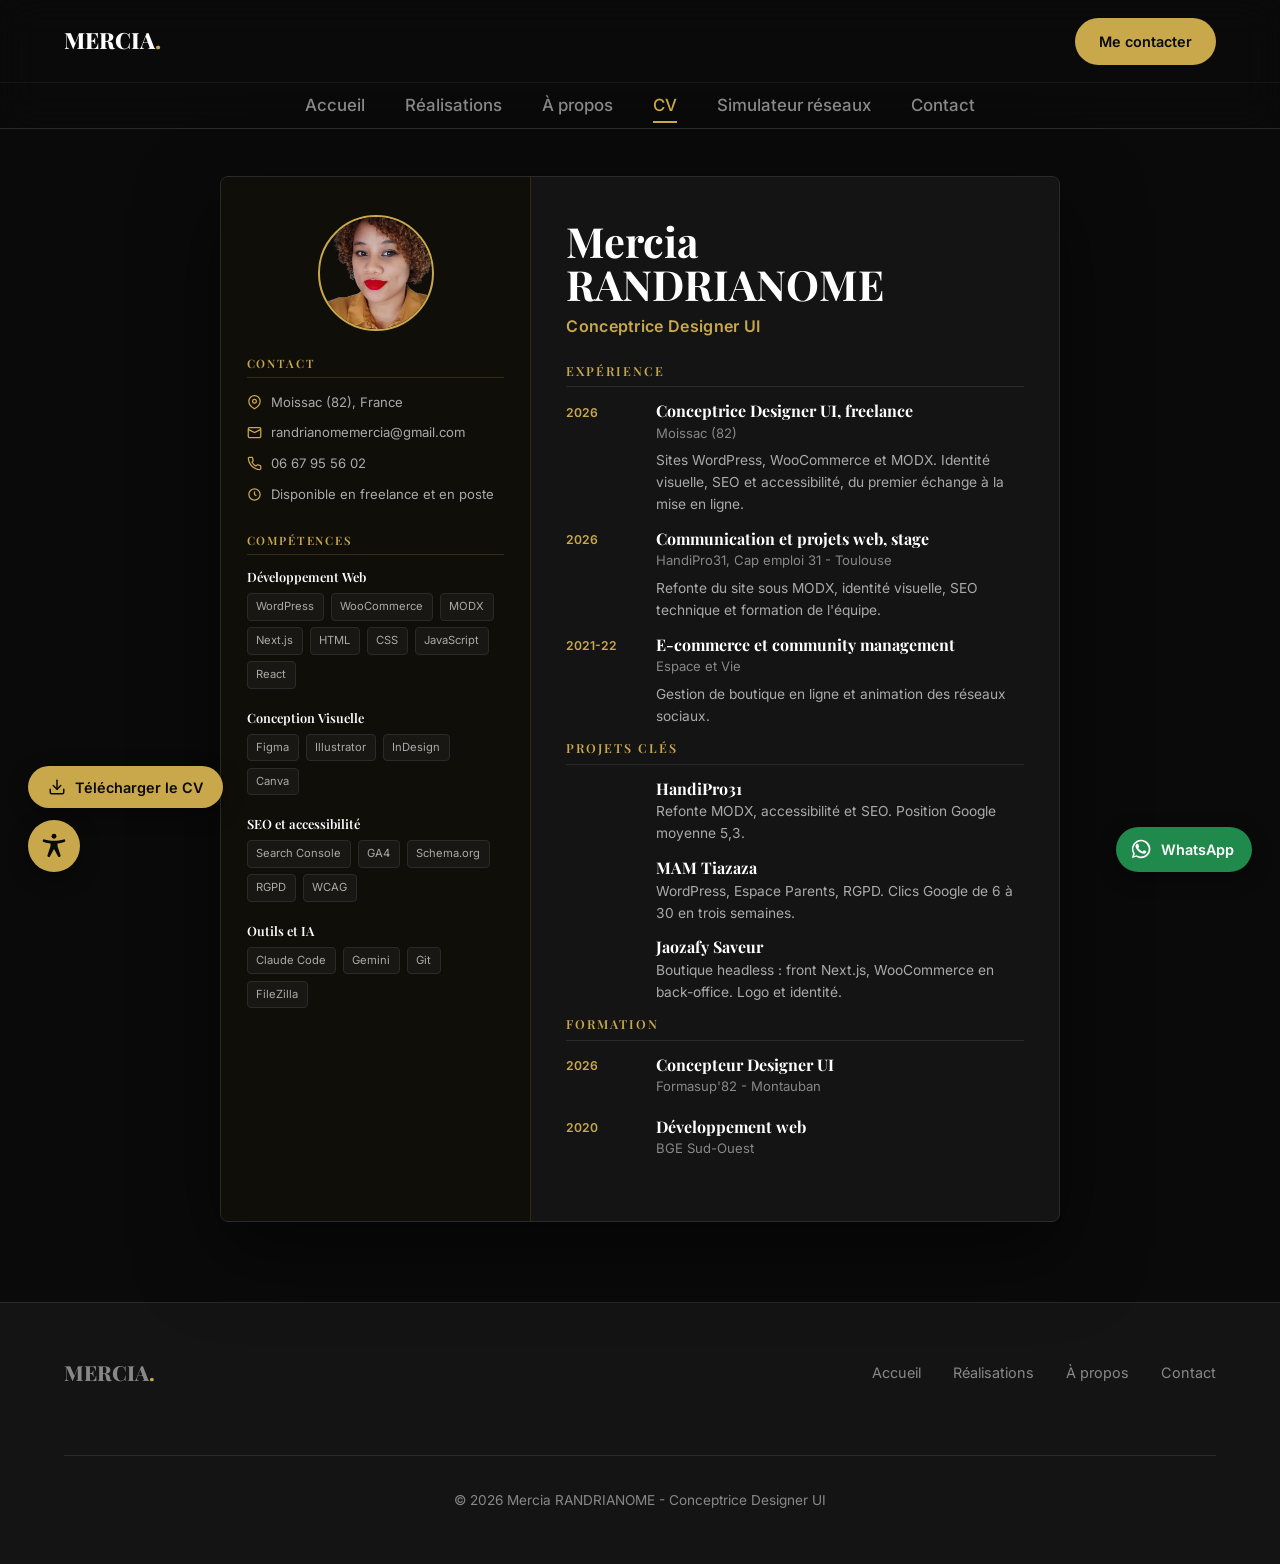
<file: cv.html>
<!doctype html>
<html lang="fr">
  <head>
    <meta charset="UTF-8" />
    <meta name="viewport" content="width=device-width, initial-scale=1.0" />
    <title>CV | Mercia RANDRIANOME, Conceptrice Designer UI</title>
    <meta
      name="description"
      content="CV de Mercia RANDRIANOME, conceptrice designer UI : expérience, réalisations, formation et compétences en développement web et conception visuelle."
    />
    <link rel="canonical" href="https://portfolio-mercia.ikala-ni.fr/cv.html" />
    <meta property="og:type" content="website" />
    <meta property="og:title" content="CV | Mercia RANDRIANOME, Conceptrice Designer UI" />
    <meta property="og:description" content="CV de Mercia RANDRIANOME, conceptrice designer UI : expérience, réalisations, formation et compétences en développement web et conception visuelle." />
    <meta property="og:url" content="https://portfolio-mercia.ikala-ni.fr/cv.html" />
    <meta property="og:locale" content="fr_FR" />
    <meta property="og:image" content="https://portfolio-mercia.ikala-ni.fr/assets/images/og/og-mercia.jpg" />
    <meta property="og:image:width" content="1200" />
    <meta property="og:image:height" content="630" />
    <meta property="og:image:alt" content="Mercia RANDRIANOME, conceptrice designer UI - sites web, conception visuelle, SEO et accessibilité" />
    <meta name="twitter:card" content="summary_large_image" />
    <meta name="twitter:title" content="CV | Mercia RANDRIANOME, Conceptrice Designer UI" />
    <meta name="twitter:description" content="CV de Mercia RANDRIANOME, conceptrice designer UI : expérience, réalisations, formation et compétences." />
    <meta name="twitter:image" content="https://portfolio-mercia.ikala-ni.fr/assets/images/og/og-mercia.jpg" />
    <link rel="stylesheet" href="css/style.css" />
    <link rel="stylesheet" href="css/accessibilite.css" />
    <style>
      .cv-page {
        display: flex;
        justify-content: center;
        padding: 11rem var(--padding-page) 5rem;
      }

      /* ── La feuille A4 ── */
      .cv-sheet {
        width: min(840px, 100%);
        display: grid;
        grid-template-columns: 37% 1fr;
        background: #141414;
        border: 1px solid var(--gris-bordure);
        border-radius: 8px;
        overflow: hidden;
        box-shadow: 0 30px 80px rgba(0, 0, 0, 0.55);
      }

      /* ── Colonne latérale ── */
      .cv-side {
        background: #100e09;
        border-right: 1px solid rgba(201, 168, 76, 0.18);
        padding: 2.4rem 1.6rem;
      }
      .cv-photo {
        width: 116px;
        height: 116px;
        border-radius: 50%;
        overflow: hidden;
        margin: 0 auto 1.6rem;
        border: 2px solid var(--or);
      }
      .cv-photo img { width: 100%; height: 100%; object-fit: cover; }

      .cv-side h2 {
        font-size: 0.72rem;
        letter-spacing: 0.16em;
        text-transform: uppercase;
        color: var(--or);
        font-weight: 600;
        margin: 1.8rem 0 0.9rem;
        padding-bottom: 0.4rem;
        border-bottom: 1px solid rgba(201, 168, 76, 0.2);
      }
      .cv-side h2:first-of-type { margin-top: 0; }

      .cv-contact-item {
        display: flex;
        align-items: flex-start;
        gap: 0.6rem;
        font-size: 0.82rem;
        color: var(--gris-clair);
        line-height: 1.5;
        margin-bottom: 0.7rem;
        word-break: break-word;
      }
      .cv-contact-item svg { width: 15px; height: 15px; flex-shrink: 0; margin-top: 2px; color: var(--or); }
      .cv-contact-item a { color: var(--gris-clair); }
      .cv-contact-item a:hover { color: var(--or); }

      .cv-skill-group { margin-bottom: 1.3rem; }
      .cv-skill-group h3 {
        font-size: 0.8rem;
        color: var(--blanc-pur);
        font-weight: 600;
        margin-bottom: 0.55rem;
      }
      .cv-chips { display: flex; flex-wrap: wrap; gap: 0.4rem; }
      .cv-chips span {
        font-size: 0.7rem;
        color: var(--gris-clair);
        background: rgba(255, 255, 255, 0.04);
        border: 1px solid var(--gris-bordure);
        border-radius: 4px;
        padding: 0.24rem 0.55rem;
      }

      /* ── Colonne principale ── */
      .cv-main { padding: 2.6rem 2.2rem; }
      .cv-head { margin-bottom: 2rem; }
      .cv-head h1 {
        font-size: clamp(1.9rem, 4vw, 2.6rem);
        line-height: 1.05;
        margin-bottom: 0.4rem;
      }
      .cv-head .role {
        font-family: var(--font-corps);
        font-size: 1rem;
        font-weight: 600;
        letter-spacing: 0.02em;
        color: var(--or);
      }

      .cv-main h2 {
        font-size: 0.78rem;
        letter-spacing: 0.16em;
        text-transform: uppercase;
        color: var(--or);
        font-weight: 600;
        margin: 0 0 1.1rem;
        padding-bottom: 0.5rem;
        border-bottom: 1px solid var(--gris-bordure);
      }
      .cv-block { margin-bottom: 1.4rem; padding: 0; }

      .cv-entry { display: flex; gap: 1rem; margin-bottom: 1.1rem; }
      .cv-entry:last-child { margin-bottom: 0; }
      .cv-entry .date {
        flex-shrink: 0;
        width: 74px;
        font-size: 0.76rem;
        font-weight: 600;
        color: var(--or);
        padding-top: 0.1rem;
      }
      .cv-entry h3 { font-size: 1rem; color: var(--blanc-pur); margin-bottom: 0.15rem; }
      .cv-entry .lieu { font-size: 0.82rem; color: var(--gris-texte); margin-bottom: 0.35rem; }
      .cv-entry p { font-size: 0.86rem; color: var(--gris-clair); line-height: 1.6; }
      .cv-entry a { color: var(--blanc-pur); }
      .cv-entry a:hover { color: var(--or); }

      /* ── Responsive : empile sous 720px ── */
      @media (max-width: 720px) {
        .cv-sheet { grid-template-columns: 1fr; }
        .cv-side { border-right: none; border-bottom: 1px solid rgba(201, 168, 76, 0.18); }
        .cv-entry .date { width: 64px; }
      }

      /* ── Bouton de téléchargement (impression -> PDF) ── */
      .cv-dl-btn {
        position: fixed;
        left: clamp(16px, 3vw, 28px);
        /* Décalé vers le haut : le bouton d'accessibilité occupe le coin */
        bottom: calc(clamp(16px, 3vw, 28px) + 64px);
        z-index: 900;
        display: inline-flex;
        align-items: center;
        gap: 0.55rem;
        background: var(--or);
        color: var(--noir-profond);
        font-family: var(--font-corps);
        font-size: 0.9rem;
        font-weight: 600;
        border: none;
        border-radius: 50px;
        padding: 0.75rem 1.25rem;
        cursor: pointer;
        box-shadow: 0 6px 20px rgba(0, 0, 0, 0.35);
        transition: transform 0.25s ease, box-shadow 0.25s ease;
      }
      .cv-dl-btn:hover {
        transform: translateY(-2px);
        box-shadow: 0 8px 26px rgba(201, 168, 76, 0.4);
      }
      .cv-dl-btn svg { width: 18px; height: 18px; }
      @media (max-width: 560px) {
        .cv-dl-btn { padding: 0.85rem; }
        .cv-dl-btn span { display: none; }
      }

      /* ── Desktop : rythme vertical resserré côté colonne principale ── */
      @media (min-width: 721px) {
        .cv-head { margin-bottom: 1.4rem; }
        .cv-main h2 { margin-bottom: 0.85rem; }
        .cv-block { margin-bottom: 0.9rem; }
        .cv-entry { margin-bottom: 0.85rem; }
      }

      /* ── Impression : feuille A4, 2 colonnes, design sombre conservé ── */
      @media print {
        @page { size: A4; margin: 11mm; }

        .header, .footer, .wa-float, .cv-dl-btn, .skip-link { display: none !important; }
        body { background: #fff !important; }
        .cv-page { padding: 0 !important; display: block !important; }

        .cv-sheet {
          width: 100% !important;
          grid-template-columns: 33% 1fr !important;
          box-shadow: none !important;
          border: none !important;
          border-radius: 0 !important;
          page-break-inside: avoid;
        }

        /* Force l'impression des fonds et couleurs du design */
        .cv-sheet, .cv-side, .cv-main, .cv-photo, .cv-chips span {
          -webkit-print-color-adjust: exact !important;
          print-color-adjust: exact !important;
        }

        /* Compacte pour tenir sur une seule page */
        .cv-side { padding: 1.3rem 1rem; border-bottom: none !important; }
        .cv-main { padding: 1.3rem 1.4rem; }
        .cv-photo { width: 82px; height: 82px; margin-bottom: 0.8rem; }
        .cv-side h2 { margin: 1rem 0 0.55rem; }
        .cv-side h2:first-of-type { margin-top: 0; }
        .cv-skill-group { margin-bottom: 0.7rem; }
        .cv-skill-group h3 { margin-bottom: 0.4rem; }
        .cv-head { margin-bottom: 0.6rem !important; }
        .cv-block { margin-bottom: 0.7rem !important; }
        .cv-entry { margin-bottom: 0.55rem !important; }
        .cv-entry p { line-height: 1.5; }
        .cv-main h2 { margin: 0 0 0.55rem !important; }

        a { text-decoration: none !important; }
      }
    </style>
  </head>
  <body>
    <a class="skip-link" href="#contenu">Aller au contenu</a>

    <header class="header">
      <div class="nav">
        <a href="index.html" class="nav-logo">MERCIA<span>.</span></a>
        <a href="contact.html" class="nav-cta">Me contacter</a>
        <div class="nav-burger" aria-label="Menu" role="button" tabindex="0">
          <span></span><span></span><span></span>
        </div>
      </div>
      <nav class="nav-sub" aria-label="Navigation principale">
        <ul class="nav-liens">
          <li><a href="index.html">Accueil</a></li>
          <li><a href="realisations.html">Réalisations</a></li>
          <li><a href="apropos.html">À propos</a></li>
          <li><a href="cv.html" class="actif" aria-current="page">CV</a></li>
          <li><a href="simulateur.html">Simulateur réseaux</a></li>
          <li><a href="contact.html">Contact</a></li>
        </ul>
      </nav>
    </header>

    <main id="contenu">
      <div class="cv-page">
        <article class="cv-sheet">
          <!-- Colonne latérale -->
          <aside class="cv-side">
            <div class="cv-photo">
              <img src="assets/images/profil/profil.webp" alt="Portrait de Mercia RANDRIANOME" width="116" height="116" />
            </div>

            <h2>Contact</h2>
            <p class="cv-contact-item">
              <svg viewBox="0 0 24 24" fill="none" stroke="currentColor" stroke-width="2" aria-hidden="true"><path d="M21 10c0 7-9 12-9 12s-9-5-9-12a9 9 0 0 1 18 0z"/><circle cx="12" cy="10" r="3"/></svg>
              Moissac (82), France
            </p>
            <p class="cv-contact-item">
              <svg viewBox="0 0 24 24" fill="none" stroke="currentColor" stroke-width="2" aria-hidden="true"><rect x="2" y="4" width="20" height="16" rx="2"/><path d="m22 7-10 5L2 7"/></svg>
              <a href="#" class="js-mail" data-m="cmFuZHJpYW5vbWVtZXJjaWFAZ21haWwuY29t">adresse affichée après chargement</a>
            </p>
            <p class="cv-contact-item">
              <svg viewBox="0 0 24 24" fill="none" stroke="currentColor" stroke-width="2" aria-hidden="true"><path d="M22 16.9v3a2 2 0 0 1-2.2 2 19.8 19.8 0 0 1-8.6-3 19.5 19.5 0 0 1-6-6 19.8 19.8 0 0 1-3-8.6A2 2 0 0 1 4.1 2h3a2 2 0 0 1 2 1.7c.1.9.3 1.8.6 2.6a2 2 0 0 1-.5 2.1L8.1 9.9a16 16 0 0 0 6 6l1.5-1.1a2 2 0 0 1 2.1-.5c.8.3 1.7.5 2.6.6a2 2 0 0 1 1.7 2z"/></svg>
              <a href="#" class="js-tel" data-t="KzMzNjY3OTU1NjAy" data-a="MDYgNjcgOTUgNTYgMDI=">numéro affiché après chargement</a>
            </p>
            <p class="cv-contact-item">
              <svg viewBox="0 0 24 24" fill="none" stroke="currentColor" stroke-width="2" aria-hidden="true"><circle cx="12" cy="12" r="9"/><path d="M12 7v5l3 2"/></svg>
              Disponible en freelance et en poste
            </p>

            <h2>Compétences</h2>
            <div class="cv-skill-group">
              <h3>Développement Web</h3>
              <div class="cv-chips">
                <span>WordPress</span><span>WooCommerce</span><span>MODX</span><span>Next.js</span><span>HTML</span><span>CSS</span><span>JavaScript</span><span>React</span>
              </div>
            </div>
            <div class="cv-skill-group">
              <h3>Conception Visuelle</h3>
              <div class="cv-chips">
                <span>Figma</span><span>Illustrator</span><span>InDesign</span><span>Canva</span>
              </div>
            </div>
            <div class="cv-skill-group">
              <h3>SEO et accessibilité</h3>
              <div class="cv-chips">
                <span>Search Console</span><span>GA4</span><span>Schema.org</span><span>RGPD</span><span>WCAG</span>
              </div>
            </div>
            <div class="cv-skill-group">
              <h3>Outils et IA</h3>
              <div class="cv-chips">
                <span>Claude Code</span><span>Gemini</span><span>Git</span><span>FileZilla</span>
              </div>
            </div>
          </aside>

          <!-- Colonne principale -->
          <div class="cv-main">
            <header class="cv-head">
              <h1>Mercia RANDRIANOME</h1>
              <p class="role">Conceptrice Designer UI</p>
            </header>

            <section class="cv-block">
              <h2>Expérience</h2>
              <div class="cv-entry">
                <div class="date">2026</div>
                <div>
                  <h3>Conceptrice Designer UI, freelance</h3>
                  <p class="lieu">Moissac (82)</p>
                  <p>Sites WordPress, WooCommerce et MODX. Identité visuelle, SEO et accessibilité, du premier échange à la mise en ligne.</p>
                </div>
              </div>
              <div class="cv-entry">
                <div class="date">2026</div>
                <div>
                  <h3>Communication et projets web, stage</h3>
                  <p class="lieu">HandiPro31, Cap emploi 31 - Toulouse</p>
                  <p>Refonte du site sous MODX, identité visuelle, SEO technique et formation de l'équipe.</p>
                </div>
              </div>
              <div class="cv-entry">
                <div class="date">2021-22</div>
                <div>
                  <h3>E-commerce et community management</h3>
                  <p class="lieu">Espace et Vie</p>
                  <p>Gestion de boutique en ligne et animation des réseaux sociaux.</p>
                </div>
              </div>
            </section>

            <section class="cv-block">
              <h2>Projets clés</h2>
              <div class="cv-entry">
                <div class="date"></div>
                <div>
                  <h3><a href="projets/handipro31.html">HandiPro31</a></h3>
                  <p>Refonte MODX, accessibilité et SEO. Position Google moyenne 5,3.</p>
                </div>
              </div>
              <div class="cv-entry">
                <div class="date"></div>
                <div>
                  <h3><a href="projets/mam-tiazaza.html">MAM Tiazaza</a></h3>
                  <p>WordPress, Espace Parents, RGPD. Clics Google de 6 à 30 en trois semaines.</p>
                </div>
              </div>
              <div class="cv-entry">
                <div class="date"></div>
                <div>
                  <h3><a href="projets/jaozafy-saveur.html">Jaozafy Saveur</a></h3>
                  <p>Boutique headless : front Next.js, WooCommerce en back-office. Logo et identité.</p>
                </div>
              </div>
            </section>

            <section class="cv-block">
              <h2>Formation</h2>
              <div class="cv-entry">
                <div class="date">2026</div>
                <div>
                  <h3>Concepteur Designer UI</h3>
                  <p class="lieu">Formasup'82 - Montauban</p>
                </div>
              </div>
              <div class="cv-entry">
                <div class="date">2020</div>
                <div>
                  <h3>Développement web</h3>
                  <p class="lieu">BGE Sud-Ouest</p>
                </div>
              </div>
            </section>
          </div>
        </article>
      </div>
    </main>

    <footer class="footer">
      <div class="footer-contenu">
        <p class="footer-logo">MERCIA<span>.</span></p>
        <div class="footer-liens">
          <a href="index.html">Accueil</a>
          <a href="realisations.html">Réalisations</a>
          <a href="apropos.html">À propos</a>
          <a href="contact.html">Contact</a>
        </div>
        <p class="footer-copyright">© 2026 Mercia RANDRIANOME - Conceptrice Designer UI</p>
      </div>
    </footer>

    <button class="cv-dl-btn" type="button" id="cvDl" aria-label="Télécharger le CV en PDF">
      <svg viewBox="0 0 24 24" fill="none" stroke="currentColor" stroke-width="2" stroke-linecap="round" stroke-linejoin="round" aria-hidden="true"><path d="M21 15v4a2 2 0 0 1-2 2H5a2 2 0 0 1-2-2v-4"/><polyline points="7 10 12 15 17 10"/><line x1="12" y1="15" x2="12" y2="3"/></svg>
      <span>Télécharger le CV</span>
    </button>

    <a class="wa-float" href="https://wa.me/33667955602" target="_blank" rel="noopener" aria-label="Me contacter sur WhatsApp">
      <svg viewBox="0 0 24 24" fill="currentColor" aria-hidden="true">
        <path d="M17.5 14.4c-.3-.2-1.8-.9-2-1-.3-.1-.5-.2-.7.1-.2.3-.8 1-.9 1.1-.2.2-.3.2-.6.1-.3-.2-1.3-.5-2.4-1.5-.9-.8-1.5-1.8-1.7-2.1-.2-.3 0-.5.1-.6.1-.1.3-.3.4-.5.1-.2.2-.3.3-.5.1-.2 0-.4 0-.5-.1-.1-.7-1.6-.9-2.2-.2-.6-.5-.5-.7-.5h-.6c-.2 0-.5.1-.8.4-.3.3-1 1-1 2.4 0 1.4 1 2.8 1.2 3 .1.2 2 3.1 4.9 4.3.7.3 1.2.5 1.6.6.7.2 1.3.2 1.8.1.6-.1 1.8-.7 2-1.4.3-.7.3-1.3.2-1.4-.1-.1-.3-.2-.6-.4z M12 2a10 10 0 0 0-8.6 15l-1.3 4.8 4.9-1.3A10 10 0 1 0 12 2zm0 18.3c-1.5 0-3-.4-4.3-1.2l-.3-.2-2.9.8.8-2.8-.2-.3A8.3 8.3 0 1 1 12 20.3z"/>
      </svg>
      <span class="wa-label">WhatsApp</span>
    </a>

    <script src="js/main.js?v=2"></script>
    <script src="js/accessibilite.js?v=1"></script>
    <script>
      document.getElementById("cvDl").addEventListener("click", function () {
        window.print();
      });
    </script>
  </body>
</html>
</file>
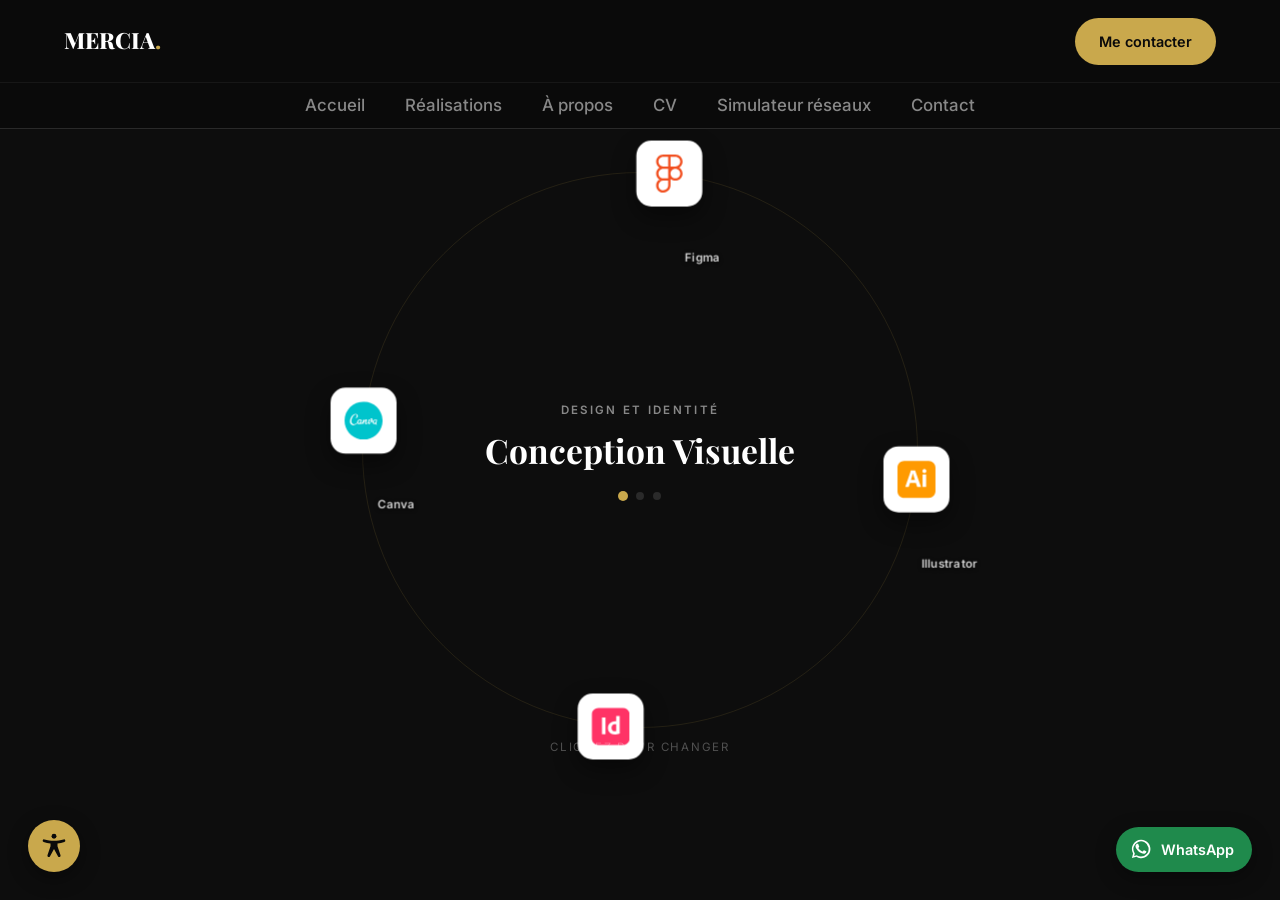
<file: mesoutils.html>
<!DOCTYPE html>
<html lang="fr">
<head>
  <meta charset="UTF-8">
  <meta name="viewport" content="width=device-width, initial-scale=1.0">
  <meta name="description" content="Les outils de Mercia RANDRIANOME, conceptrice designer UI : conception visuelle, développement web, WordPress et e-commerce.">
  <title>Outils | Mercia RANDRIANOME</title>
  <link rel="canonical" href="https://portfolio-mercia.ikala-ni.fr/mesoutils.html">
  <!-- Page hors navigation et hors sitemap : on la sort aussi de l'index Google -->
  <meta name="robots" content="noindex, follow">
  <link rel="stylesheet" href="css/style.css">
    <link rel="stylesheet" href="css/accessibilite.css" />
  <link rel="stylesheet" href="css/skillsbgc.css?v=8">
  <style>
    body {
      background: #0d0d0d;
      overflow: hidden;
      height: 100dvh;
      display: flex;
      flex-direction: column;
    }
    .header { flex-shrink: 0; }
    section.outils { flex: 1; min-height: 0; }
    section.outils #scene { height: 100%; min-height: 460px; }

    @media (max-width: 600px) {
      body { overflow-y: auto; height: auto; min-height: 100dvh; }
      section.outils { flex: 0 1 auto; min-height: 0; }
      section.outils #scene { height: auto; min-height: 0; }
    }
  </style>
</head>
<body>
  <a class="skip-link" href="#scene">Aller au contenu</a>

  <header class="header">
    <div class="nav">
      <a href="index.html" class="nav-logo">MERCIA<span>.</span></a>
      <a href="contact.html" class="nav-cta">Me contacter</a>
      <div class="nav-burger" aria-label="Menu" role="button" tabindex="0">
        <span></span><span></span><span></span>
      </div>
    </div>
    <nav class="nav-sub" aria-label="Navigation principale">
      <ul class="nav-liens">
        <li><a href="index.html">Accueil</a></li>
        <li><a href="realisations.html">Réalisations</a></li>
        <li><a href="apropos.html">À propos</a></li>
        <li><a href="cv.html">CV</a></li>
        <li><a href="simulateur.html">Simulateur réseaux</a></li>
        <li><a href="contact.html">Contact</a></li>
      </ul>
    </nav>
  </header>

  <section class="outils" aria-label="Mes outils par domaine">
    <div id="scene" tabindex="0" role="group" aria-label="Catégories d'outils, utilisez les flèches pour changer">
      <div class="tools-ring-line" id="ringline" aria-hidden="true"></div>
      <div id="orbit" aria-hidden="true"></div>

      <div class="tools-center">
        <p class="tools-sub" id="cat-sub"></p>
        <h1 class="tools-name" id="cat-name"></h1>
        <div class="tools-dots" id="dots"></div>
      </div>

      <p class="tools-hint" aria-hidden="true">Cliquez pour changer</p>
    </div>
  </section>

  <a class="wa-float" href="https://wa.me/33667955602" target="_blank" rel="noopener" aria-label="Me contacter sur WhatsApp">
    <svg viewBox="0 0 24 24" fill="currentColor" aria-hidden="true">
      <path d="M17.5 14.4c-.3-.2-1.8-.9-2-1-.3-.1-.5-.2-.7.1-.2.3-.8 1-.9 1.1-.2.2-.3.2-.6.1-.3-.2-1.3-.5-2.4-1.5-.9-.8-1.5-1.8-1.7-2.1-.2-.3 0-.5.1-.6.1-.1.3-.3.4-.5.1-.2.2-.3.3-.5.1-.2 0-.4 0-.5-.1-.1-.7-1.6-.9-2.2-.2-.6-.5-.5-.7-.5h-.6c-.2 0-.5.1-.8.4-.3.3-1 1-1 2.4 0 1.4 1 2.8 1.2 3 .1.2 2 3.1 4.9 4.3.7.3 1.2.5 1.6.6.7.2 1.3.2 1.8.1.6-.1 1.8-.7 2-1.4.3-.7.3-1.3.2-1.4-.1-.1-.3-.2-.6-.4z M12 2a10 10 0 0 0-8.6 15l-1.3 4.8 4.9-1.3A10 10 0 1 0 12 2zm0 18.3c-1.5 0-3-.4-4.3-1.2l-.3-.2-2.9.8.8-2.8-.2-.3A8.3 8.3 0 1 1 12 20.3z"/>
    </svg>
    <span class="wa-label">WhatsApp</span>
  </a>

  <script src="js/main.js?v=2"></script>
    <script src="js/accessibilite.js?v=1"></script>
  <script src="js/skillsbgc.js?v=8"></script>
</body>
</html>
</file>
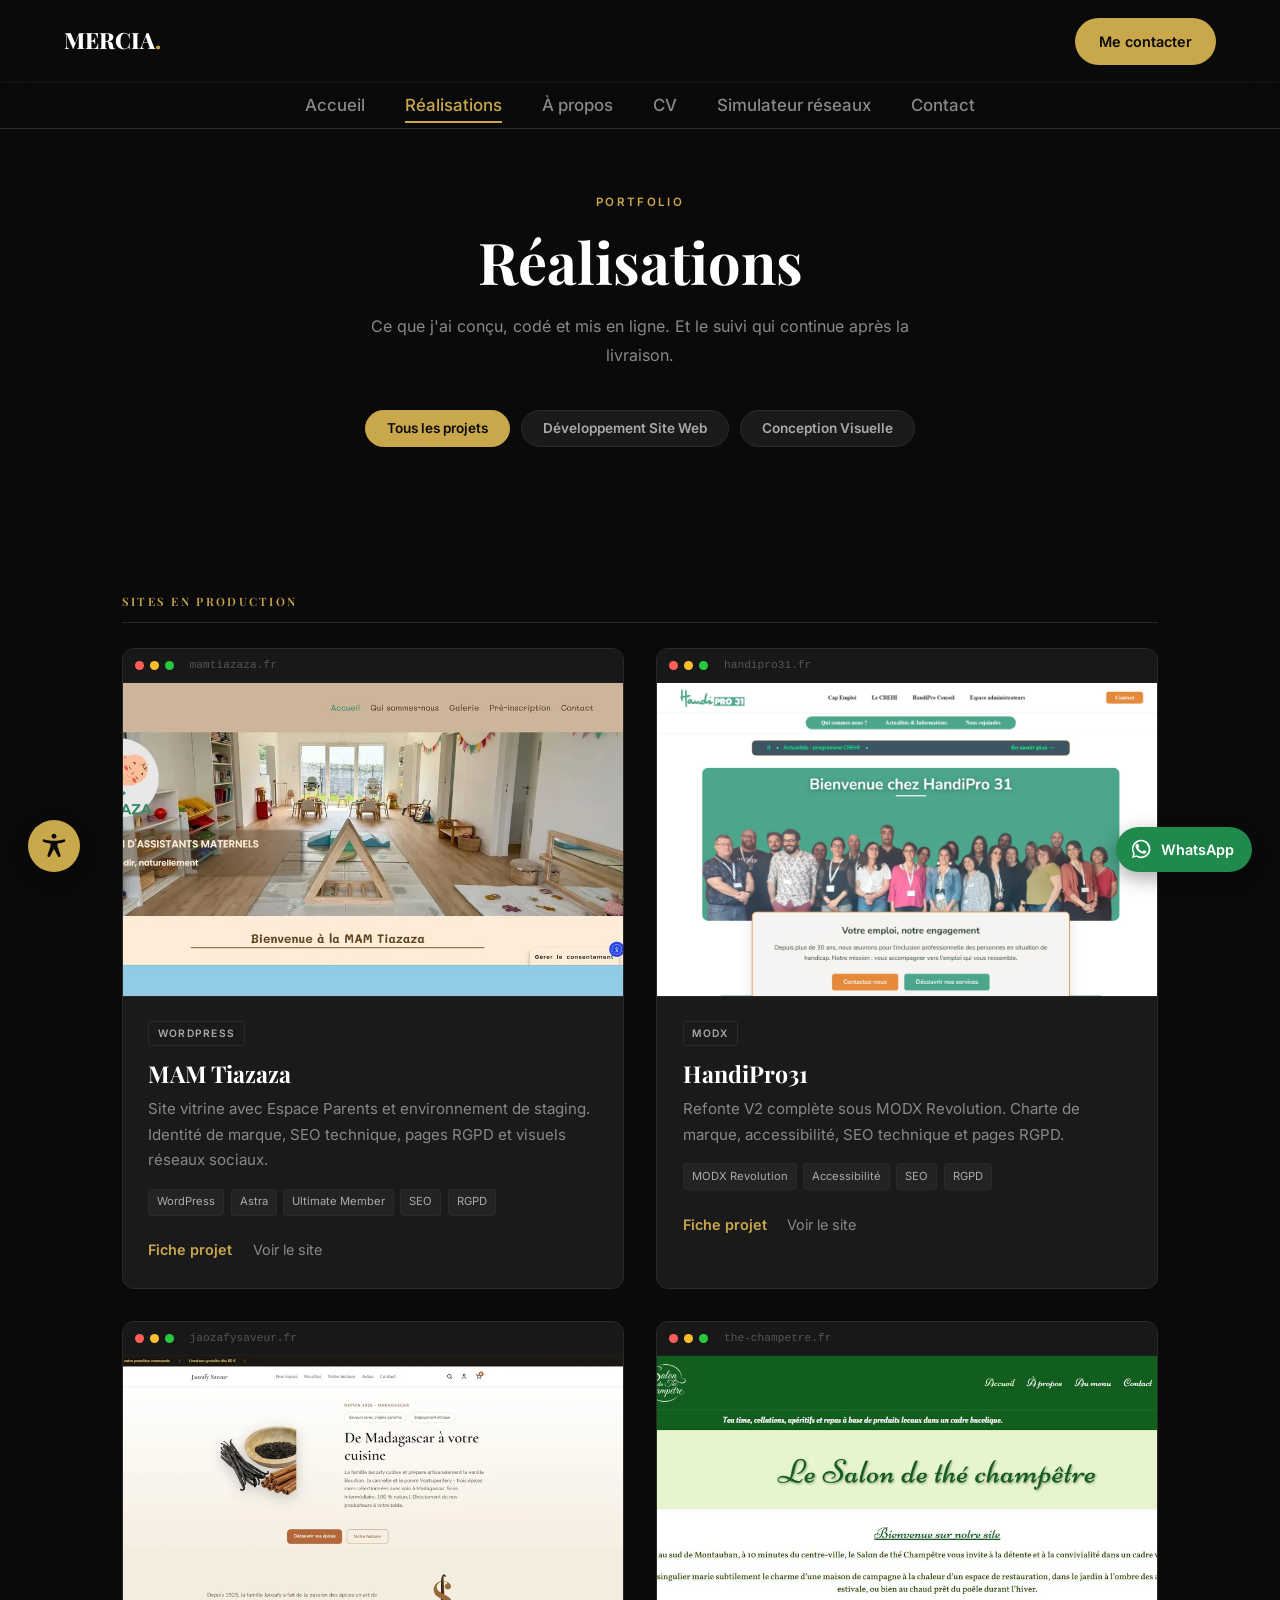
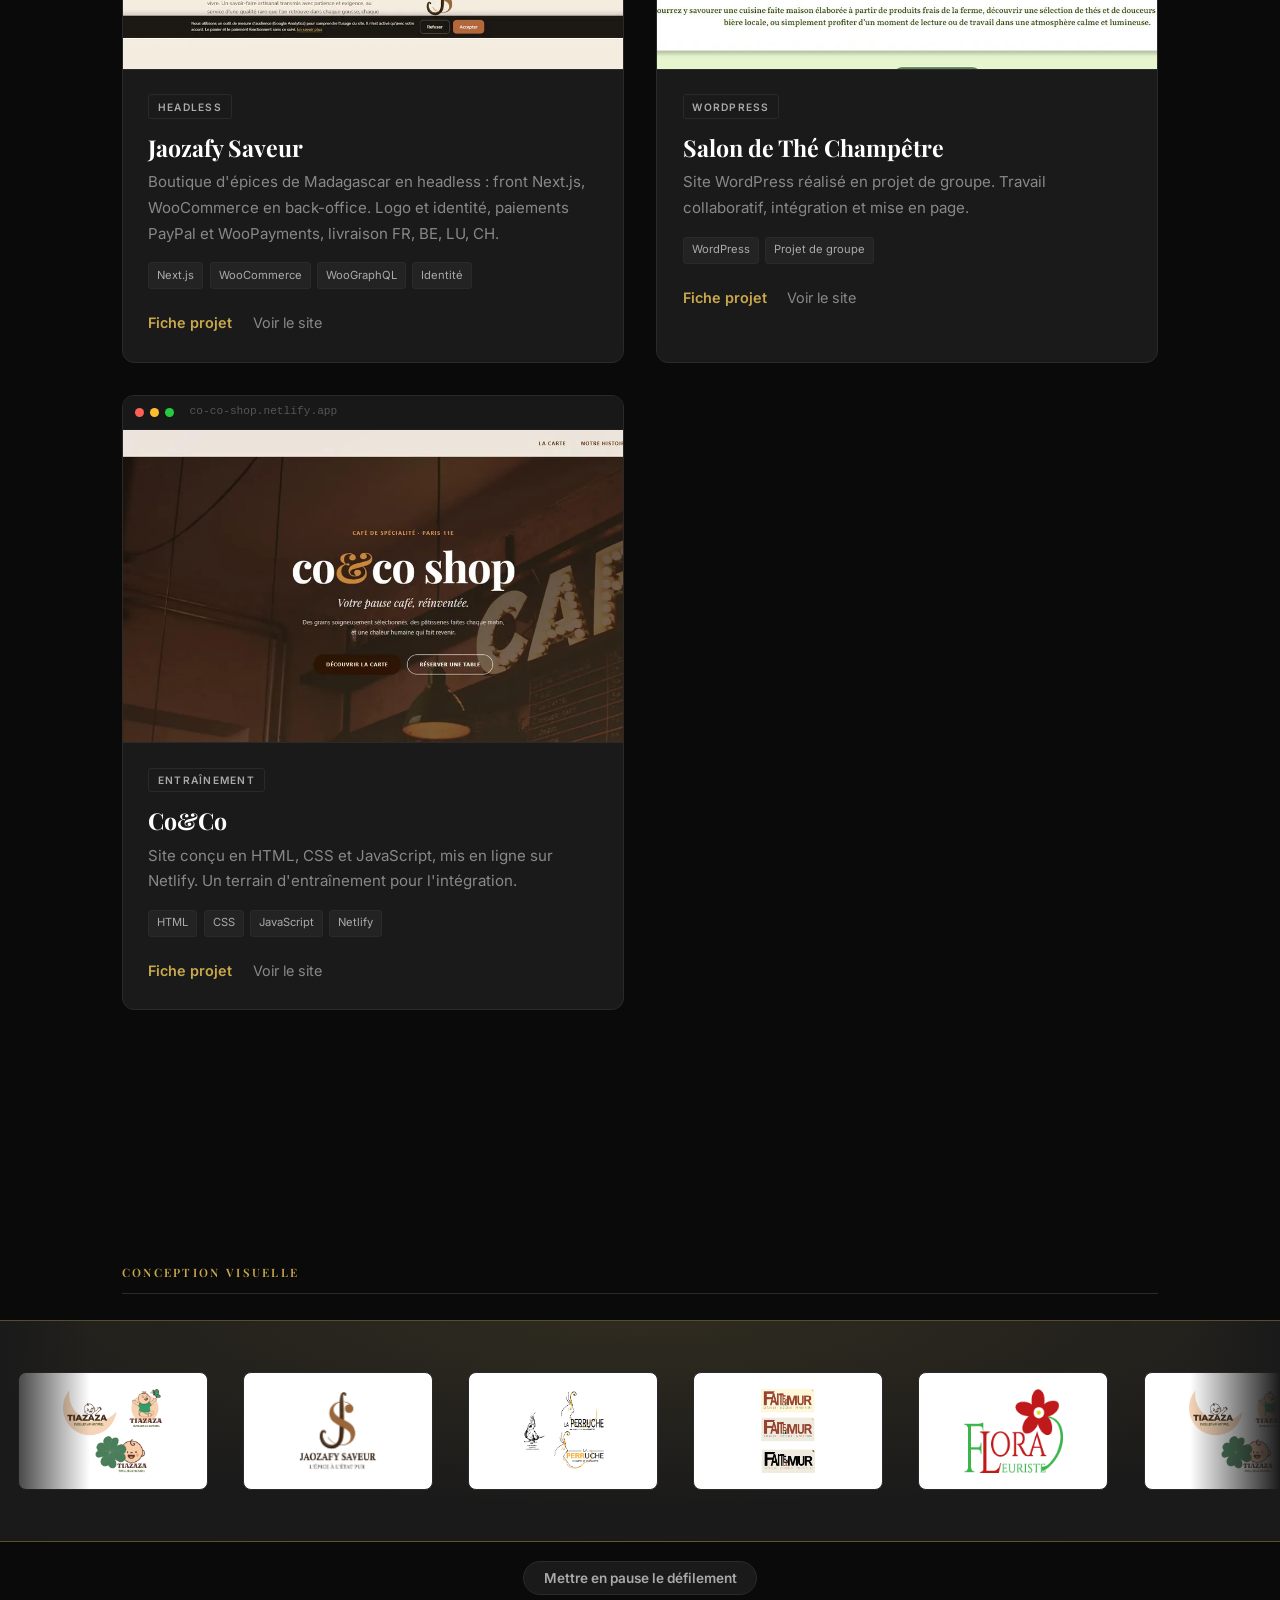
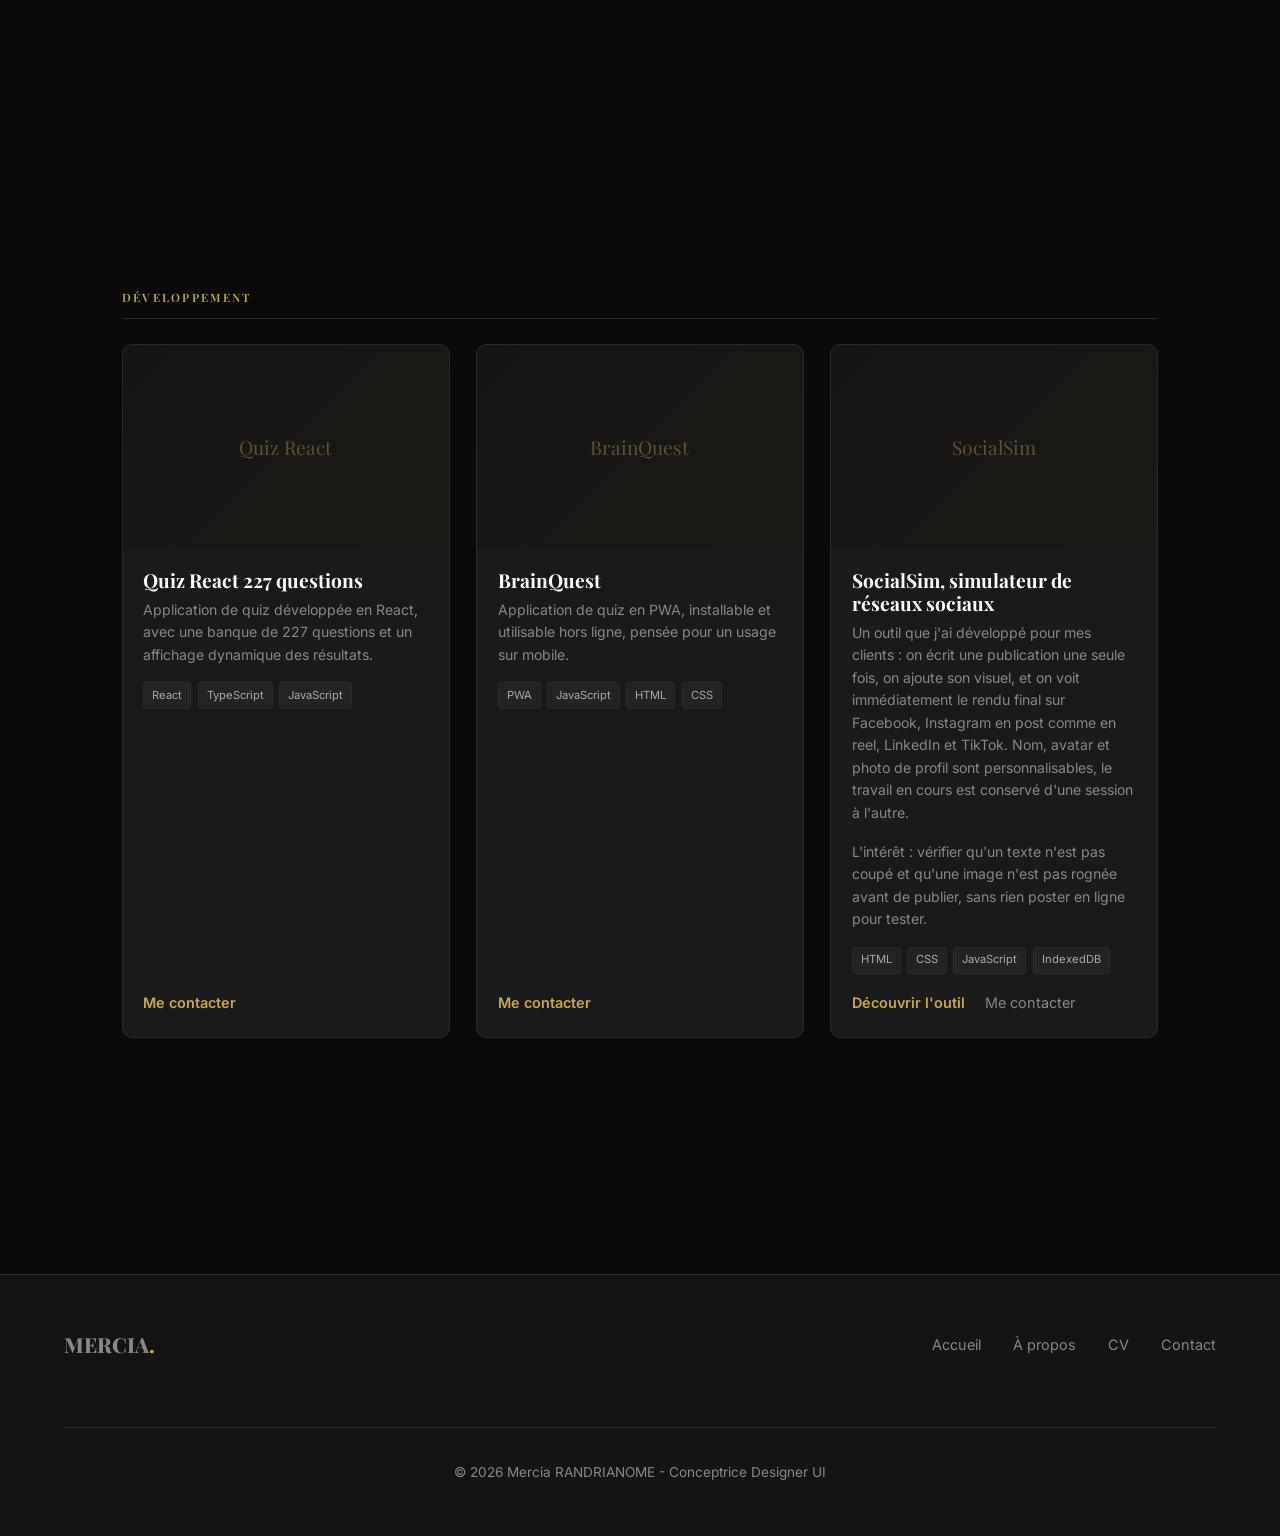
<file: realisations.html>
<!doctype html>
<html lang="fr">
  <head>
    <meta charset="UTF-8" />
    <meta name="viewport" content="width=device-width, initial-scale=1.0" />
    <title>Réalisations | Mercia RANDRIANOME</title>
    <meta
      name="description"
      content="Réalisations de Mercia RANDRIANOME : sites WordPress, WooCommerce et MODX en production, plus des travaux de conception visuelle et de développement."
    />
    <link rel="canonical" href="https://portfolio-mercia.ikala-ni.fr/realisations.html" />
    <meta property="og:type" content="website" />
    <meta property="og:title" content="Réalisations | Mercia RANDRIANOME" />
    <meta property="og:description" content="Sites en production, conception visuelle et développement." />
    <meta property="og:url" content="https://portfolio-mercia.ikala-ni.fr/realisations.html" />
    <meta property="og:locale" content="fr_FR" />

    <meta property="og:image" content="https://portfolio-mercia.ikala-ni.fr/assets/images/og/og-mercia.jpg" />
    <meta property="og:image:width" content="1200" />
    <meta property="og:image:height" content="630" />
    <meta property="og:image:alt" content="Mercia RANDRIANOME, conceptrice designer UI - sites web, conception visuelle, SEO et accessibilité" />
    <meta name="twitter:card" content="summary_large_image" />
    <meta name="twitter:title" content="Réalisations | Mercia RANDRIANOME" />
    <meta name="twitter:description" content="Réalisations de Mercia RANDRIANOME : sites WordPress, WooCommerce et MODX en production, plus des travaux de conception visuelle et de développement." />
    <meta name="twitter:image" content="https://portfolio-mercia.ikala-ni.fr/assets/images/og/og-mercia.jpg" />
    <link rel="stylesheet" href="css/style.css" />
    <link rel="stylesheet" href="css/accessibilite.css" />
    <style>
      /* ══════════ PROJETS ══════════ */
      .projets-intro {
        padding: 11rem var(--padding-page) 2.5rem;
        background-color: var(--noir-profond);
        text-align: center;
      }
      .projets-intro .suptitre {
        font-size: 0.72rem;
        letter-spacing: 0.2em;
        text-transform: uppercase;
        color: var(--or);
        font-weight: 600;
        margin-bottom: 0.9rem;
      }
      .projets-intro h1 {
        font-size: clamp(2.4rem, 5vw, 3.6rem);
      }
      .projets-intro p {
        max-width: 560px;
        margin: 1rem auto 0;
      }

      /* ── Barre de filtres ── */
      .filtres {
        display: flex;
        flex-wrap: wrap;
        justify-content: center;
        gap: 0.7rem;
        padding: 0 var(--padding-page) 1rem;
        background-color: var(--noir-profond);
        position: sticky;
        top: 0;
        z-index: 50;
      }
      .filtre-btn {
        font-family: var(--font-corps);
        font-size: 0.85rem;
        font-weight: 600;
        color: var(--gris-clair);
        background-color: var(--gris-fonce);
        border: 1px solid var(--gris-bordure);
        border-radius: 50px;
        padding: 0.6rem 1.3rem;
        cursor: pointer;
        transition: all 0.25s ease;
      }
      .filtre-btn:hover {
        border-color: var(--or);
        color: var(--blanc-pur);
      }
      .filtre-btn[aria-pressed="true"] {
        background-color: var(--or);
        color: var(--noir-profond);
        border-color: var(--or);
      }

      /* Zone de contenu */
      .projets-zone {
        padding: 2rem var(--padding-page) 5rem;
        background-color: var(--noir-profond);
      }
      .projets-section {
        max-width: 1200px;
        margin: 0 auto 3.5rem;
      }
      .projets-section-titre {
        font-size: 0.72rem;
        letter-spacing: 0.2em;
        text-transform: uppercase;
        color: var(--or);
        font-weight: 600;
        margin-bottom: 1.6rem;
        padding-bottom: 0.8rem;
        border-bottom: 1px solid var(--gris-bordure);
      }

      /* ── Grande carte site (cadre navigateur) ── */
      .grille-sites {
        display: grid;
        grid-template-columns: repeat(auto-fit, minmax(440px, 1fr));
        gap: 2rem;
      }
      .carte-site {
        background-color: var(--gris-fonce);
        border: 1px solid var(--gris-bordure);
        border-radius: 12px;
        overflow: hidden;
        transition: transform 0.3s ease, border-color 0.3s ease;
      }
      .carte-site:hover {
        transform: translateY(-4px);
        border-color: rgba(201, 168, 76, 0.5);
      }

      /* Cadre navigateur */
      .navframe {
        background-color: #181818;
        border-bottom: 1px solid var(--gris-bordure);
      }
      .navframe-barre {
        height: 34px;
        display: flex;
        align-items: center;
        gap: 6px;
        padding: 0 12px;
        border-bottom: 1px solid #1e1e1e;
      }
      .navframe-dot {
        width: 9px;
        height: 9px;
        border-radius: 50%;
      }
      .navframe-dot.r { background: #ff5f57; }
      .navframe-dot.y { background: #ffbd2e; }
      .navframe-dot.g { background: #28c940; }
      .navframe-url {
        margin-left: 10px;
        font-family: monospace;
        font-size: 0.7rem;
        color: #555;
        overflow: hidden;
        text-overflow: ellipsis;
        white-space: nowrap;
      }
      .navframe-ecran {
        aspect-ratio: 16 / 10;
        overflow: hidden;
        background: #0d0d0d;
      }
      .navframe-ecran img {
        width: 100%;
        height: 100%;
        object-fit: cover;
        object-position: top center;
      }

      .carte-corps {
        padding: 1.4rem 1.6rem 1.7rem;
      }
      .carte-badge {
        display: inline-block;
        font-size: 0.64rem;
        letter-spacing: 0.12em;
        text-transform: uppercase;
        font-weight: 600;
        color: var(--gris-clair);
        border: 1px solid var(--gris-bordure);
        border-radius: 3px;
        padding: 0.2rem 0.55rem;
        margin-bottom: 0.9rem;
      }
      .carte-corps h3 {
        font-size: 1.45rem;
        margin-bottom: 0.5rem;
      }
      .carte-corps p {
        font-size: 0.94rem;
        line-height: 1.7;
        margin-bottom: 1rem;
      }
      .carte-tags {
        display: flex;
        flex-wrap: wrap;
        gap: 0.4rem;
        margin-bottom: 1.4rem;
      }
      .carte-tags span {
        font-size: 0.7rem;
        color: var(--gris-clair);
        background-color: rgba(255, 255, 255, 0.04);
        border: 1px solid var(--gris-bordure);
        border-radius: 3px;
        padding: 0.22rem 0.5rem;
      }
      .carte-actions {
        display: flex;
        gap: 1.3rem;
        align-items: center;
      }
      .lien-fiche {
        font-size: 0.9rem;
        font-weight: 600;
        color: var(--or);
      }
      .lien-fiche:hover { color: var(--or-clair); }
      .lien-ext {
        font-size: 0.9rem;
        color: var(--gris-texte);
      }
      .lien-ext:hover { color: var(--blanc-pur); }

      /* ── Grille projets secondaires ── */
      .grille-autres {
        display: grid;
        grid-template-columns: repeat(auto-fit, minmax(280px, 1fr));
        gap: 1.6rem;
      }
      .carte-mini {
        display: flex;
        flex-direction: column;
        background-color: var(--gris-fonce);
        border: 1px solid var(--gris-bordure);
        border-radius: 10px;
        overflow: hidden;
        transition: transform 0.3s ease, border-color 0.3s ease;
      }
      .carte-mini:hover {
        transform: translateY(-4px);
        border-color: rgba(201, 168, 76, 0.5);
      }
      .mini-visuel {
        aspect-ratio: 16 / 10;
        overflow: hidden;
        background: linear-gradient(135deg, #151515, #1c1a15);
      }
      .mini-visuel img {
        width: 100%;
        height: 100%;
        object-fit: cover;
        object-position: top center;
      }
      /* Carte identité/logo : fond clair, logo contenu (pas rogné) */
      .mini-visuel--logo {
        background: #ffffff;
        display: flex;
        align-items: center;
        justify-content: center;
        padding: 1.4rem;
      }
      .mini-visuel--logo img {
        width: auto;
        height: 100%;
        object-fit: contain;
      }
      .mini-visuel-vide {
        display: flex;
        align-items: center;
        justify-content: center;
        height: 100%;
        color: rgba(201, 168, 76, 0.4);
        font-family: var(--font-titre);
        font-size: 1.2rem;
        text-align: center;
        padding: 1rem;
      }
      .mini-corps {
        padding: 1.2rem 1.3rem 1.4rem;
        display: flex;
        flex-direction: column;
        flex: 1;
      }
      .mini-corps h3 {
        font-size: 1.2rem;
        margin-bottom: 0.45rem;
      }
      .mini-corps p {
        font-size: 0.88rem;
        line-height: 1.6;
        margin-bottom: 1rem;
      }
      .mini-corps .carte-tags { margin-bottom: 1.1rem; }
      .mini-corps .carte-actions { margin-top: auto; }

      /* Masquage par filtre */
      [hidden] { display: none !important; }

      /* Message si section vide */
      .section-vide {
        color: var(--gris-texte);
        font-size: 0.95rem;
        text-align: center;
        padding: 2rem 0;
      }

      /* ── Bandeau logos défilant (pleine largeur) ── */
      .logos-bandeau {
        width: 100vw;
        margin-left: calc(50% - 50vw);
        margin-bottom: 1.2rem;
        padding: 3.2rem 0;
        border-top: 1px solid rgba(201, 168, 76, 0.35);
        border-bottom: 1px solid rgba(201, 168, 76, 0.35);
        background:
          radial-gradient(120% 140% at 50% 0%, rgba(201, 168, 76, 0.12), rgba(0, 0, 0, 0) 60%),
          var(--gris-fonce);
        overflow: hidden;
        position: relative;
      }
      /* Fondu sur les bords */
      .logos-bandeau::before,
      .logos-bandeau::after {
        content: "";
        position: absolute;
        top: 0;
        bottom: 0;
        width: 8vw;
        max-width: 90px;
        z-index: 2;
        pointer-events: none;
      }
      .logos-bandeau::before {
        left: 0;
        background: linear-gradient(to right, var(--gris-fonce), rgba(0, 0, 0, 0));
      }
      .logos-bandeau::after {
        right: 0;
        background: linear-gradient(to left, var(--gris-fonce), rgba(0, 0, 0, 0));
      }
      .logos-piste {
        display: flex;
        align-items: center;
        width: max-content;
        animation: logos-defile 45s linear infinite;
      }
      /* Pause : au survol, au focus clavier et via le bouton */
      .logos-bandeau:hover .logos-piste,
      .logos-bandeau:focus-within .logos-piste,
      .logos-bandeau.en-pause .logos-piste {
        animation-play-state: paused;
      }
      @keyframes logos-defile {
        from { transform: translateX(0); }
        to { transform: translateX(-50%); }
      }
      /* Bouton pause / lecture (WCAG 2.2.2) */
      .logos-controle {
        display: flex;
        justify-content: center;
        margin-bottom: 2.5rem;
      }
      .logos-btn {
        font-family: var(--font-corps);
        font-size: 0.85rem;
        font-weight: 600;
        color: var(--gris-clair);
        background-color: var(--gris-fonce);
        border: 1px solid var(--gris-bordure);
        border-radius: 999px;
        padding: 0.5rem 1.2rem;
        cursor: pointer;
      }
      .logos-btn:hover,
      .logos-btn:focus-visible {
        color: var(--or);
        border-color: var(--or);
      }
      .logo-item {
        flex: 0 0 auto;
        width: 190px;
        height: 118px;
        margin: 0 1.1rem;
        display: flex;
        align-items: center;
        justify-content: center;
        background-color: #ffffff;
        border: 1px solid var(--gris-bordure);
        border-radius: 8px;
        padding: 1rem;
        position: relative;
      }
      /* Taille imposée par le cadre : sans ça l'image se calcule à 0 et
         le chargement différé ne se déclenche jamais. */
      .logo-item img {
        width: 100%;
        height: 100%;
        object-fit: contain;
      }
      /* Placeholder affiché si l'image ne se charge pas */
      .logo-item .logo-vide {
        display: none;
        font-family: var(--font-titre);
        font-size: 0.95rem;
        line-height: 1.3;
        text-align: center;
        color: #3a3a3a;
      }
      .logo-item.vide img { display: none; }
      .logo-item.vide .logo-vide { display: block; }

      @media (prefers-reduced-motion: reduce) {
        .logos-piste {
          animation: none;
        }
        /* Plus d'animation : le bandeau se parcourt à la main */
        .logos-bandeau {
          overflow-x: auto;
        }
        .logos-controle {
          display: none;
        }
      }
      @media (max-width: 520px) {
        .logo-item {
          width: 145px;
          height: 90px;
          margin: 0 0.7rem;
        }
      }

      @media (max-width: 520px) {
        .grille-sites {
          grid-template-columns: 1fr;
        }
      }
    </style>
  </head>
  <body>
    <a class="skip-link" href="#contenu">Aller au contenu</a>

    <header class="header">
      <div class="nav">
        <a href="index.html" class="nav-logo">MERCIA<span>.</span></a>
        <a href="contact.html" class="nav-cta">Me contacter</a>
        <div class="nav-burger" aria-label="Menu" role="button" tabindex="0">
          <span></span><span></span><span></span>
        </div>
      </div>
      <nav class="nav-sub" aria-label="Navigation principale">
        <ul class="nav-liens">
          <li><a href="index.html">Accueil</a></li>
          <li><a href="realisations.html" class="actif" aria-current="page">Réalisations</a></li>
          <li><a href="apropos.html">À propos</a></li>
          <li><a href="cv.html">CV</a></li>
          <li><a href="simulateur.html">Simulateur réseaux</a></li>
          <li><a href="contact.html">Contact</a></li>
        </ul>
      </nav>
    </header>

    <main id="contenu">
      <section class="projets-intro">
        <p class="suptitre">Portfolio</p>
        <h1>Réalisations</h1>
        <p>
          Ce que j'ai conçu, codé et mis en ligne. Et le suivi qui continue
          après la livraison.
        </p>
      </section>

      <!-- Filtres -->
      <div
        class="filtres"
        role="group"
        aria-label="Filtrer les projets par catégorie"
      >
        <button class="filtre-btn" data-filtre="tous" aria-pressed="true">
          Tous les projets
        </button>
        <button class="filtre-btn" data-filtre="dev" aria-pressed="false">
          Développement Site Web
        </button>
        <button class="filtre-btn" data-filtre="visuel" aria-pressed="false">
          Conception Visuelle
        </button>
      </div>
      <p class="visually-hidden" role="status" aria-live="polite" id="filtre-annonce"></p>

      <div class="projets-zone">
        <!-- ══ Sites en production ══ -->
        <section class="projets-section" id="sec-sites" aria-labelledby="t-sites" data-cat="dev">
          <h2 class="projets-section-titre" id="t-sites">Sites en production</h2>
          <div class="grille-sites">
            <!-- MAM -->
            <article class="carte-site projet" data-cat="dev">
              <div class="navframe">
                <div class="navframe-barre">
                  <span class="navframe-dot r"></span><span class="navframe-dot y"></span><span class="navframe-dot g"></span>
                  <span class="navframe-url">mamtiazaza.fr</span>
                </div>
                <div class="navframe-ecran">
                  <img src="assets/images/projets/mam-cap.webp" alt="Aperçu du site MAM Tiazaza" width="1200" height="750" loading="lazy" />
                </div>
              </div>
              <div class="carte-corps">
                <span class="carte-badge">WordPress</span>
                <h3>MAM Tiazaza</h3>
                <p>
                  Site vitrine avec Espace Parents et environnement de staging.
                  Identité de marque, SEO technique, pages RGPD et visuels
                  réseaux sociaux.
                </p>
                <div class="carte-tags">
                  <span>WordPress</span><span>Astra</span><span>Ultimate Member</span><span>SEO</span><span>RGPD</span>
                </div>
                <div class="carte-actions">
                  <a href="projets/mam-tiazaza.html" class="lien-fiche">Fiche projet</a>
                  <a href="https://mamtiazaza.fr" target="_blank" rel="noopener" class="lien-ext">Voir le site</a>
                </div>
              </div>
            </article>

            <!-- HandiPro31 -->
            <article class="carte-site projet" data-cat="dev">
              <div class="navframe">
                <div class="navframe-barre">
                  <span class="navframe-dot r"></span><span class="navframe-dot y"></span><span class="navframe-dot g"></span>
                  <span class="navframe-url">handipro31.fr</span>
                </div>
                <div class="navframe-ecran">
                  <img src="assets/images/projets/handipro-cap.webp" alt="Aperçu du site HandiPro31" width="1200" height="750" loading="lazy" />
                </div>
              </div>
              <div class="carte-corps">
                <span class="carte-badge">MODX</span>
                <h3>HandiPro31</h3>
                <p>
                  Refonte V2 complète sous MODX Revolution. Charte de marque,
                  accessibilité, SEO technique et pages RGPD.
                </p>
                <div class="carte-tags">
                  <span>MODX Revolution</span><span>Accessibilité</span><span>SEO</span><span>RGPD</span>
                </div>
                <div class="carte-actions">
                  <a href="projets/handipro31.html" class="lien-fiche">Fiche projet</a>
                  <a href="https://www.handipro31.fr/" target="_blank" rel="noopener" class="lien-ext">Voir le site</a>
                </div>
              </div>
            </article>

            <!-- Jaozafy -->
            <article class="carte-site projet" data-cat="dev">
              <div class="navframe">
                <div class="navframe-barre">
                  <span class="navframe-dot r"></span><span class="navframe-dot y"></span><span class="navframe-dot g"></span>
                  <span class="navframe-url">jaozafysaveur.fr</span>
                </div>
                <div class="navframe-ecran">
                  <img src="assets/images/projets/jaozafy-cap.webp" alt="Aperçu du site Jaozafy Saveur" width="1200" height="750" loading="lazy" />
                </div>
              </div>
              <div class="carte-corps">
                <span class="carte-badge">Headless</span>
                <h3>Jaozafy Saveur</h3>
                <p>
                  Boutique d'épices de Madagascar en headless : front Next.js,
                  WooCommerce en back-office. Logo et identité, paiements PayPal
                  et WooPayments, livraison FR, BE, LU, CH.
                </p>
                <div class="carte-tags">
                  <span>Next.js</span><span>WooCommerce</span><span>WooGraphQL</span><span>Identité</span>
                </div>
                <div class="carte-actions">
                  <a href="projets/jaozafy-saveur.html" class="lien-fiche">Fiche projet</a>
                  <a href="https://jaozafysaveur.fr" target="_blank" rel="noopener" class="lien-ext">Voir le site</a>
                </div>
              </div>
            </article>

            <!-- Salon de Thé -->
            <article class="carte-site projet" data-cat="dev">
              <div class="navframe">
                <div class="navframe-barre">
                  <span class="navframe-dot r"></span><span class="navframe-dot y"></span><span class="navframe-dot g"></span>
                  <span class="navframe-url">the-champetre.fr</span>
                </div>
                <div class="navframe-ecran">
                  <img src="assets/images/projets/salon-cap.webp" alt="Aperçu du site Salon de Thé Champêtre" width="1200" height="750" loading="lazy" />
                </div>
              </div>
              <div class="carte-corps">
                <span class="carte-badge">WordPress</span>
                <h3>Salon de Thé Champêtre</h3>
                <p>
                  Site WordPress réalisé en projet de groupe. Travail
                  collaboratif, intégration et mise en page.
                </p>
                <div class="carte-tags">
                  <span>WordPress</span><span>Projet de groupe</span>
                </div>
                <div class="carte-actions">
                  <a href="projets/salon-de-the-champetre.html" class="lien-fiche">Fiche projet</a>
                  <a href="https://the-champetre.fr/" target="_blank" rel="noopener" class="lien-ext">Voir le site</a>
                </div>
              </div>
            </article>

            <!-- Co&Co -->
            <article class="carte-site projet" data-cat="dev">
              <div class="navframe">
                <div class="navframe-barre">
                  <span class="navframe-dot r"></span><span class="navframe-dot y"></span><span class="navframe-dot g"></span>
                  <span class="navframe-url">co-co-shop.netlify.app</span>
                </div>
                <div class="navframe-ecran">
                  <img src="assets/images/projets/coco-cap.webp" alt="Aperçu du site Co&amp;Co" width="1200" height="750" loading="lazy" />
                </div>
              </div>
              <div class="carte-corps">
                <span class="carte-badge">Entraînement</span>
                <h3>Co&amp;Co</h3>
                <p>
                  Site conçu en HTML, CSS et JavaScript, mis en ligne sur
                  Netlify. Un terrain d'entraînement pour l'intégration.
                </p>
                <div class="carte-tags">
                  <span>HTML</span><span>CSS</span><span>JavaScript</span><span>Netlify</span>
                </div>
                <div class="carte-actions">
                  <a href="projets/co-co.html" class="lien-fiche">Fiche projet</a>
                  <a href="https://co-co-shop.netlify.app/" target="_blank" rel="noopener" class="lien-ext">Voir le site</a>
                </div>
              </div>
            </article>
          </div>
        </section>

        <!-- ══ Conception visuelle ══ -->
        <section class="projets-section" id="sec-visuel" aria-labelledby="t-visuel" data-cat="visuel">
          <h2 class="projets-section-titre" id="t-visuel">Conception visuelle</h2>

          <!-- Bandeau de logos défilant -->
          <div class="logos-bandeau projet" id="bandeau-logos" data-cat="visuel" role="img" aria-label="Logos réalisés : MAM Tiazaza, Jaozafy Saveur, La Perruche, Faites le Mur, Flora">
            <div class="logos-piste">
              <!-- Série 1 -->
              <div class="logo-item">
                <img src="assets/images/projets/tiazaza.webp" alt="" width="607" height="512" onerror="this.parentNode.classList.add('vide')" />
                <span class="logo-vide">MAM Tiazaza</span>
              </div>
              <div class="logo-item">
                <img src="assets/images/projets/jaozafy-logo.webp" alt="" width="650" height="675" onerror="this.parentNode.classList.add('vide')" />
                <span class="logo-vide">Jaozafy Saveur</span>
              </div>
              <div class="logo-item">
                <img src="assets/images/projets/la-perruche.webp" alt="" width="698" height="538" onerror="this.parentNode.classList.add('vide')" />
                <span class="logo-vide">La Perruche</span>
              </div>
              <div class="logo-item">
                <img src="assets/images/projets/faites-le-mur.webp" alt="" width="412" height="646" onerror="this.parentNode.classList.add('vide')" />
                <span class="logo-vide">Faites le Mur</span>
              </div>
              <div class="logo-item">
                <img src="assets/images/projets/logo-flora.webp" alt="" width="128" height="108" onerror="this.parentNode.classList.add('vide')" />
                <span class="logo-vide">Flora</span>
              </div>
              <!-- Série 2 : copie à l'identique pour la boucle sans coupure -->
              <div class="logo-item" aria-hidden="true">
                <img src="assets/images/projets/tiazaza.webp" alt="" width="607" height="512" onerror="this.parentNode.classList.add('vide')" />
                <span class="logo-vide">MAM Tiazaza</span>
              </div>
              <div class="logo-item" aria-hidden="true">
                <img src="assets/images/projets/jaozafy-logo.webp" alt="" width="650" height="675" onerror="this.parentNode.classList.add('vide')" />
                <span class="logo-vide">Jaozafy Saveur</span>
              </div>
              <div class="logo-item" aria-hidden="true">
                <img src="assets/images/projets/la-perruche.webp" alt="" width="698" height="538" onerror="this.parentNode.classList.add('vide')" />
                <span class="logo-vide">La Perruche</span>
              </div>
              <div class="logo-item" aria-hidden="true">
                <img src="assets/images/projets/faites-le-mur.webp" alt="" width="412" height="646" onerror="this.parentNode.classList.add('vide')" />
                <span class="logo-vide">Faites le Mur</span>
              </div>
              <div class="logo-item" aria-hidden="true">
                <img src="assets/images/projets/logo-flora.webp" alt="" width="128" height="108" onerror="this.parentNode.classList.add('vide')" />
                <span class="logo-vide">Flora</span>
              </div>
            </div>
          </div>

          <p class="logos-controle">
            <button type="button" class="logos-btn" id="logos-toggle" aria-pressed="false" aria-controls="bandeau-logos">
              Mettre en pause le défilement
            </button>
          </p>

        </section>

        <!-- ══ Développement ══ -->
        <section class="projets-section" id="sec-dev" aria-labelledby="t-dev" data-cat="dev">
          <h2 class="projets-section-titre" id="t-dev">Développement</h2>
          <div class="grille-autres">
            <article class="carte-mini projet" data-cat="dev">
              <div class="mini-visuel"><div class="mini-visuel-vide">Quiz React</div></div>
              <div class="mini-corps">
                <h3>Quiz React 227 questions</h3>
                <p>
                  Application de quiz développée en React, avec une banque de
                  227 questions et un affichage dynamique des résultats.
                </p>
                <div class="carte-tags">
                  <span>React</span><span>TypeScript</span><span>JavaScript</span>
                </div>
                <div class="carte-actions">
                  <a href="contact.html" class="lien-fiche">Me contacter</a>
                </div>
              </div>
            </article>

            <article class="carte-mini projet" data-cat="dev">
              <div class="mini-visuel"><div class="mini-visuel-vide">BrainQuest</div></div>
              <div class="mini-corps">
                <h3>BrainQuest</h3>
                <p>
                  Application de quiz en PWA, installable et utilisable hors
                  ligne, pensée pour un usage sur mobile.
                </p>
                <div class="carte-tags">
                  <span>PWA</span><span>JavaScript</span><span>HTML</span><span>CSS</span>
                </div>
                <div class="carte-actions">
                  <a href="contact.html" class="lien-fiche">Me contacter</a>
                </div>
              </div>
            </article>

            <article class="carte-mini projet" data-cat="dev">
              <div class="mini-visuel"><div class="mini-visuel-vide">SocialSim</div></div>
              <div class="mini-corps">
                <h3>SocialSim, simulateur de réseaux sociaux</h3>
                <p>
                  Un outil que j'ai développé pour mes clients : on écrit une
                  publication une seule fois, on ajoute son visuel, et on voit
                  immédiatement le rendu final sur Facebook, Instagram en post
                  comme en reel, LinkedIn et TikTok. Nom, avatar et photo de
                  profil sont personnalisables, le travail en cours est
                  conservé d'une session à l'autre.
                </p>
                <p>
                  L'intérêt : vérifier qu'un texte n'est pas coupé et qu'une
                  image n'est pas rognée avant de publier, sans rien poster en
                  ligne pour tester.
                </p>
                <div class="carte-tags">
                  <span>HTML</span><span>CSS</span><span>JavaScript</span><span>IndexedDB</span>
                </div>
                <div class="carte-actions">
                  <a href="simulateur.html" class="lien-fiche">Découvrir l'outil</a>
                  <a href="contact.html" class="lien-ext">Me contacter</a>
                </div>
              </div>
            </article>
          </div>
        </section>
      </div>
    </main>

    <footer class="footer">
      <div class="footer-contenu">
        <p class="footer-logo">MERCIA<span>.</span></p>
        <div class="footer-liens">
          <a href="index.html">Accueil</a>
          <a href="apropos.html">À propos</a>
          <a href="cv.html">CV</a>
          <a href="contact.html">Contact</a>
        </div>
        <p class="footer-copyright">© 2026 Mercia RANDRIANOME - Conceptrice Designer UI</p>
      </div>
    </footer>

    <a class="wa-float" href="https://wa.me/33667955602" target="_blank" rel="noopener" aria-label="Me contacter sur WhatsApp">
      <svg viewBox="0 0 24 24" fill="currentColor" aria-hidden="true">
        <path d="M17.5 14.4c-.3-.2-1.8-.9-2-1-.3-.1-.5-.2-.7.1-.2.3-.8 1-.9 1.1-.2.2-.3.2-.6.1-.3-.2-1.3-.5-2.4-1.5-.9-.8-1.5-1.8-1.7-2.1-.2-.3 0-.5.1-.6.1-.1.3-.3.4-.5.1-.2.2-.3.3-.5.1-.2 0-.4 0-.5-.1-.1-.7-1.6-.9-2.2-.2-.6-.5-.5-.7-.5h-.6c-.2 0-.5.1-.8.4-.3.3-1 1-1 2.4 0 1.4 1 2.8 1.2 3 .1.2 2 3.1 4.9 4.3.7.3 1.2.5 1.6.6.7.2 1.3.2 1.8.1.6-.1 1.8-.7 2-1.4.3-.7.3-1.3.2-1.4-.1-.1-.3-.2-.6-.4z M12 2a10 10 0 0 0-8.6 15l-1.3 4.8 4.9-1.3A10 10 0 1 0 12 2zm0 18.3c-1.5 0-3-.4-4.3-1.2l-.3-.2-2.9.8.8-2.8-.2-.3A8.3 8.3 0 1 1 12 20.3z"/>
      </svg>
      <span class="wa-label">WhatsApp</span>
    </a>

    <script src="js/main.js?v=2"></script>
    <script src="js/accessibilite.js?v=1"></script>
    <script>
      // ── Filtre projets (accessible) ──
      (function () {
        var boutons = document.querySelectorAll(".filtre-btn");
        var projets = document.querySelectorAll(".projet");
        var sections = document.querySelectorAll(".projets-section");
        var annonce = document.getElementById("filtre-annonce");

        function libelle(f) {
          if (f === "dev") return "Développement Site Web";
          if (f === "visuel") return "Conception Visuelle";
          return "Tous les projets";
        }

        function filtrer(f) {
          var visibles = 0;
          projets.forEach(function (p) {
            var ok = f === "tous" || p.getAttribute("data-cat") === f;
            p.hidden = !ok;
            if (ok) visibles++;
          });
          // Masque une section entière si aucun de ses projets n'est visible
          sections.forEach(function (s) {
            var ok = f === "tous" || s.getAttribute("data-cat") === f;
            s.hidden = !ok;
          });
          annonce.textContent =
            visibles + " projet" + (visibles > 1 ? "s" : "") + " affiché" +
            (visibles > 1 ? "s" : "") + " - " + libelle(f) + ".";
        }

        boutons.forEach(function (b) {
          b.addEventListener("click", function () {
            boutons.forEach(function (x) { x.setAttribute("aria-pressed", "false"); });
            b.setAttribute("aria-pressed", "true");
            filtrer(b.getAttribute("data-filtre"));
          });
        });
      })();

      // ── Bandeau de logos : pause / lecture ──
      (function () {
        var bandeau = document.getElementById("bandeau-logos");
        var btn = document.getElementById("logos-toggle");
        if (!bandeau || !btn) return;

        btn.addEventListener("click", function () {
          var enPause = bandeau.classList.toggle("en-pause");
          btn.setAttribute("aria-pressed", enPause ? "true" : "false");
          btn.textContent = enPause
            ? "Relancer le défilement"
            : "Mettre en pause le défilement";
        });
      })();
    </script>
  </body>
</html>
</file>
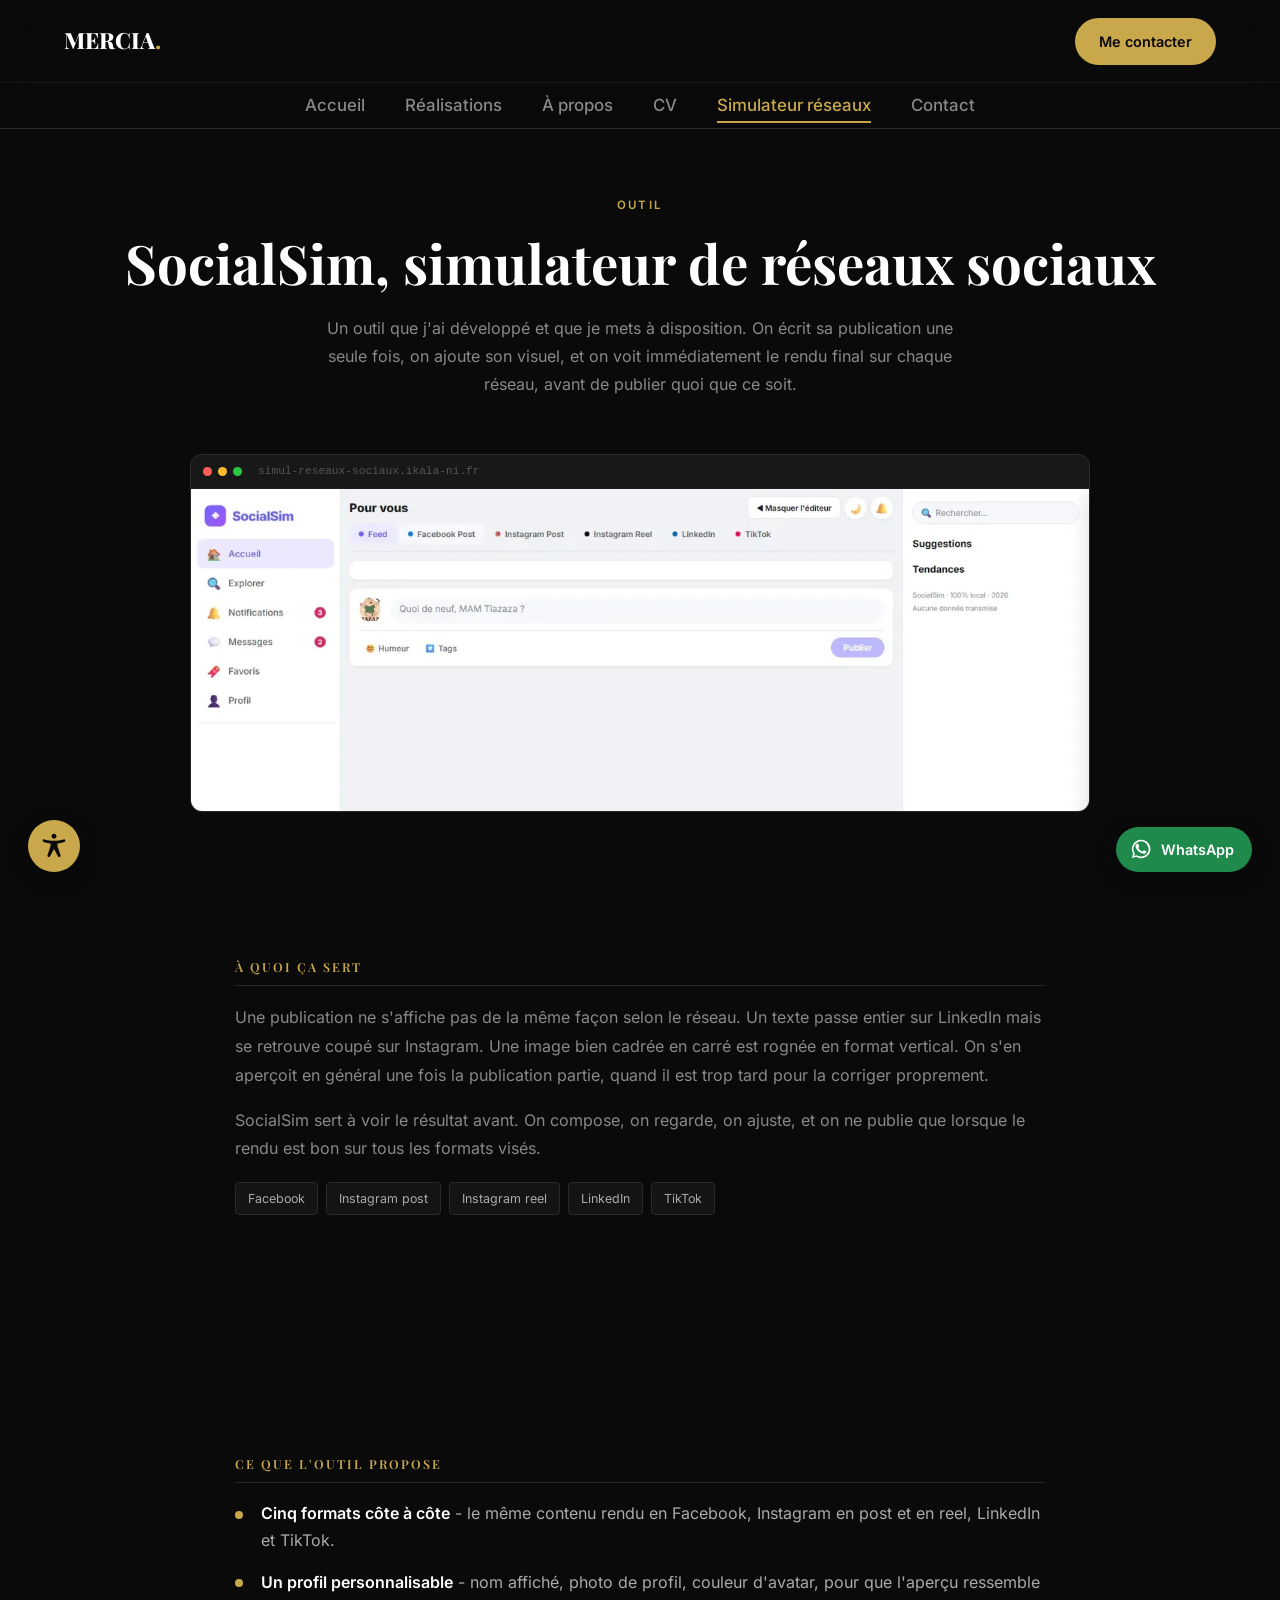
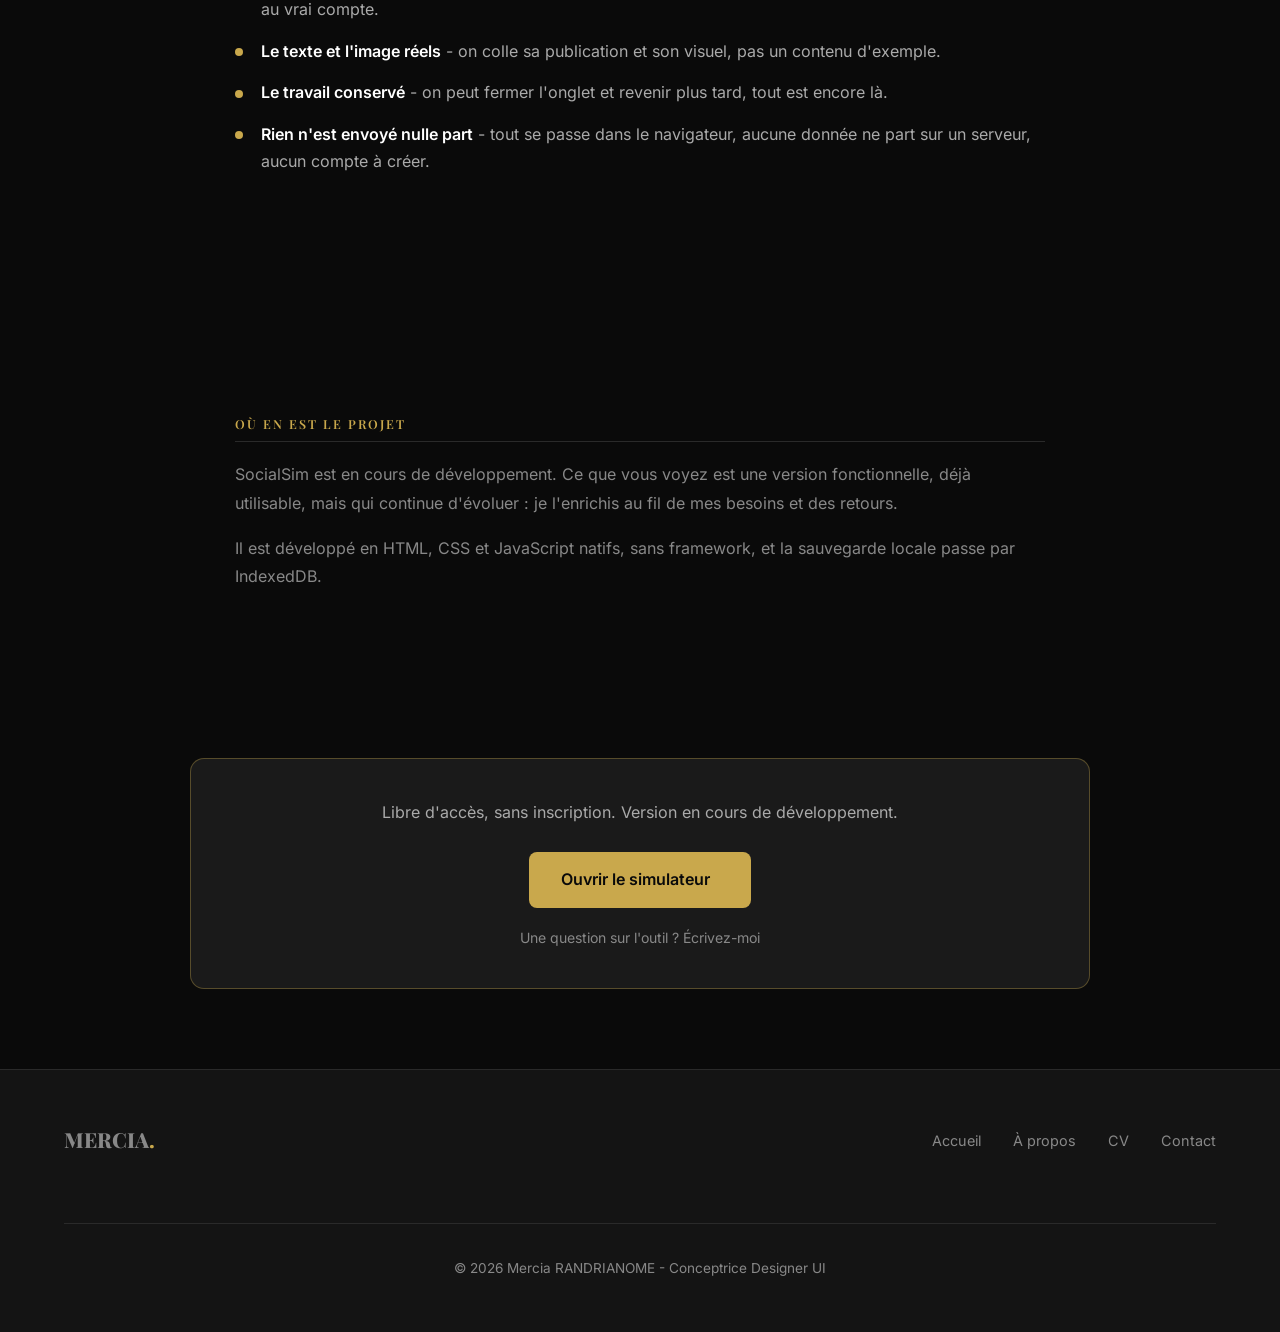
<file: simulateur.html>
<!doctype html>
<html lang="fr">
  <head>
    <meta charset="UTF-8" />
    <meta name="viewport" content="width=device-width, initial-scale=1.0" />
    <title>SocialSim, simulateur de réseaux sociaux | Mercia RANDRIANOME</title>
    <meta
      name="description"
      content="SocialSim, l'outil que j'ai développé pour prévisualiser une publication sur Facebook, Instagram, LinkedIn et TikTok avant de la mettre en ligne."
    />
    <link rel="canonical" href="https://portfolio-mercia.ikala-ni.fr/simulateur.html" />
    <meta property="og:type" content="website" />
    <meta property="og:title" content="SocialSim, simulateur de réseaux sociaux" />
    <meta property="og:description" content="Écrire une publication une fois, voir son rendu sur cinq formats avant de publier." />
    <meta property="og:url" content="https://portfolio-mercia.ikala-ni.fr/simulateur.html" />
    <meta property="og:locale" content="fr_FR" />
    <meta property="og:image" content="https://portfolio-mercia.ikala-ni.fr/assets/images/og/og-mercia.jpg" />
    <meta property="og:image:width" content="1200" />
    <meta property="og:image:height" content="630" />
    <meta property="og:image:alt" content="Mercia RANDRIANOME, conceptrice designer UI - sites web, conception visuelle, SEO et accessibilité" />
    <meta name="twitter:card" content="summary_large_image" />
    <meta name="twitter:title" content="SocialSim, simulateur de réseaux sociaux" />
    <meta name="twitter:description" content="Écrire une publication une fois, voir son rendu sur cinq formats avant de publier." />
    <meta name="twitter:image" content="https://portfolio-mercia.ikala-ni.fr/assets/images/og/og-mercia.jpg" />

    <link rel="stylesheet" href="css/style.css" />
    <link rel="stylesheet" href="css/accessibilite.css" />
    <style>
      /* ══════════ PAGE SIMULATEUR ══════════ */
      .sim-intro {
        padding: 11rem var(--padding-page) 2.5rem;
        background-color: var(--noir-profond);
        text-align: center;
      }
      .sim-intro .suptitre {
        font-size: 0.72rem;
        letter-spacing: 0.2em;
        text-transform: uppercase;
        color: var(--or);
        font-weight: 600;
        margin-bottom: 0.9rem;
      }
      .sim-intro h1 {
        font-size: clamp(2.2rem, 5vw, 3.4rem);
      }
      .sim-intro p {
        max-width: 640px;
        margin: 1.2rem auto 0;
        line-height: 1.75;
      }

      .sim-zone {
        padding: 1rem var(--padding-page) 5rem;
        background-color: var(--noir-profond);
      }
      .sim-corps {
        max-width: 900px;
        margin: 0 auto;
      }

      /* Aperçu dans un cadre navigateur, comme les fiches projet */
      .sim-apercu {
        background-color: #181818;
        border: 1px solid var(--gris-bordure);
        border-radius: 12px;
        overflow: hidden;
        margin-bottom: 3rem;
      }
      .sim-apercu-barre {
        height: 34px;
        display: flex;
        align-items: center;
        gap: 6px;
        padding: 0 12px;
        border-bottom: 1px solid #1e1e1e;
      }
      .sim-dot {
        width: 9px;
        height: 9px;
        border-radius: 50%;
      }
      .sim-dot.r { background: #ff5f57; }
      .sim-dot.y { background: #ffbd2e; }
      .sim-dot.g { background: #28c940; }
      .sim-url {
        margin-left: 10px;
        font-family: monospace;
        font-size: 0.7rem;
        color: #555;
        overflow: hidden;
        text-overflow: ellipsis;
        white-space: nowrap;
      }
      .sim-apercu img {
        display: block;
        width: 100%;
        height: auto;
      }
      /* Si la capture ne charge pas, le cadre reste lisible */
      .sim-apercu-vide {
        display: flex;
        align-items: center;
        justify-content: center;
        min-height: 260px;
        color: rgba(201, 168, 76, 0.55);
        font-family: var(--font-titre);
        font-size: 1.4rem;
      }

      .sim-bloc {
        margin-bottom: 2.6rem;
      }
      .sim-bloc h2 {
        font-size: 0.78rem;
        letter-spacing: 0.16em;
        text-transform: uppercase;
        color: var(--or);
        font-weight: 600;
        margin-bottom: 1.1rem;
        padding-bottom: 0.6rem;
        border-bottom: 1px solid var(--gris-bordure);
      }
      .sim-bloc p {
        line-height: 1.8;
        margin-bottom: 1rem;
      }
      .sim-liste {
        list-style: none;
        display: grid;
        gap: 0.9rem;
      }
      .sim-liste li {
        position: relative;
        padding-left: 1.6rem;
        line-height: 1.7;
        color: var(--gris-clair);
      }
      .sim-liste li::before {
        content: "";
        position: absolute;
        left: 0;
        top: 0.65em;
        width: 8px;
        height: 8px;
        border-radius: 50%;
        background-color: var(--or);
      }
      .sim-liste strong {
        color: var(--blanc-pur);
        font-weight: 600;
      }

      .sim-formats {
        display: flex;
        flex-wrap: wrap;
        gap: 0.5rem;
        margin-top: 1.2rem;
      }
      .sim-formats span {
        font-size: 0.78rem;
        color: var(--gris-clair);
        background-color: rgba(255, 255, 255, 0.04);
        border: 1px solid var(--gris-bordure);
        border-radius: 4px;
        padding: 0.35rem 0.75rem;
      }

      /* Bloc d'action final */
      .sim-action {
        margin-top: 3.2rem;
        padding: 2.4rem;
        text-align: center;
        background-color: var(--gris-fonce);
        border: 1px solid rgba(201, 168, 76, 0.35);
        border-radius: 14px;
      }
      .sim-action p {
        color: var(--gris-clair);
        margin-bottom: 1.6rem;
      }
      .sim-btn {
        display: inline-flex;
        align-items: center;
        gap: 0.6rem;
        background-color: var(--or);
        color: var(--noir-profond);
        font-family: var(--font-corps);
        font-size: 1rem;
        font-weight: 600;
        border-radius: 8px;
        padding: 0.95rem 2rem;
        transition: var(--transition-rapide);
      }
      .sim-btn:hover {
        background-color: var(--or-clair);
        transform: translateY(-2px);
      }
      .sim-secondaire {
        display: block;
        margin-top: 1.2rem;
        font-size: 0.88rem;
        color: var(--gris-texte);
      }
      .sim-secondaire:hover { color: var(--blanc-pur); }

      @media (prefers-reduced-motion: reduce) {
        .sim-btn:hover { transform: none; }
      }
    </style>
  </head>
  <body>
    <a class="skip-link" href="#contenu">Aller au contenu</a>

    <header class="header">
      <div class="nav">
        <a href="index.html" class="nav-logo">MERCIA<span>.</span></a>
        <a href="contact.html" class="nav-cta">Me contacter</a>
        <div class="nav-burger" aria-label="Menu" role="button" tabindex="0">
          <span></span><span></span><span></span>
        </div>
      </div>
      <nav class="nav-sub" aria-label="Navigation principale">
        <ul class="nav-liens">
          <li><a href="index.html">Accueil</a></li>
          <li><a href="realisations.html">Réalisations</a></li>
          <li><a href="apropos.html">À propos</a></li>
          <li><a href="cv.html">CV</a></li>
          <li><a href="simulateur.html" class="actif" aria-current="page">Simulateur réseaux</a></li>
          <li><a href="contact.html">Contact</a></li>
        </ul>
      </nav>
    </header>

    <main id="contenu">
      <section class="sim-intro">
        <p class="suptitre">Outil</p>
        <h1>SocialSim, simulateur de réseaux sociaux</h1>
        <p>
          Un outil que j'ai développé et que je mets à disposition. On écrit sa
          publication une seule fois, on ajoute son visuel, et on voit
          immédiatement le rendu final sur chaque réseau, avant de publier quoi
          que ce soit.
        </p>
      </section>

      <div class="sim-zone">
        <div class="sim-corps">
          <div class="sim-apercu">
            <div class="sim-apercu-barre">
              <span class="sim-dot r"></span><span class="sim-dot y"></span><span class="sim-dot g"></span>
              <span class="sim-url">simul-reseaux-sociaux.ikala-ni.fr</span>
            </div>
            <img src="assets/images/projets/socialsim-cap.webp" alt="Interface de SocialSim : menu latéral, onglets Facebook, Instagram post et reel, LinkedIn et TikTok, et zone de rédaction de la publication" width="1200" height="430" />
            <noscript><div class="sim-apercu-vide">SocialSim</div></noscript>
          </div>

          <section class="sim-bloc">
            <h2>À quoi ça sert</h2>
            <p>
              Une publication ne s'affiche pas de la même façon selon le réseau.
              Un texte passe entier sur LinkedIn mais se retrouve coupé sur
              Instagram. Une image bien cadrée en carré est rognée en format
              vertical. On s'en aperçoit en général une fois la publication
              partie, quand il est trop tard pour la corriger proprement.
            </p>
            <p>
              SocialSim sert à voir le résultat avant. On compose, on regarde,
              on ajuste, et on ne publie que lorsque le rendu est bon sur tous
              les formats visés.
            </p>
            <div class="sim-formats">
              <span>Facebook</span><span>Instagram post</span><span>Instagram reel</span><span>LinkedIn</span><span>TikTok</span>
            </div>
          </section>

          <section class="sim-bloc">
            <h2>Ce que l'outil propose</h2>
            <ul class="sim-liste">
              <li><strong>Cinq formats côte à côte</strong> - le même contenu rendu en Facebook, Instagram en post et en reel, LinkedIn et TikTok.</li>
              <li><strong>Un profil personnalisable</strong> - nom affiché, photo de profil, couleur d'avatar, pour que l'aperçu ressemble au vrai compte.</li>
              <li><strong>Le texte et l'image réels</strong> - on colle sa publication et son visuel, pas un contenu d'exemple.</li>
              <li><strong>Le travail conservé</strong> - on peut fermer l'onglet et revenir plus tard, tout est encore là.</li>
              <li><strong>Rien n'est envoyé nulle part</strong> - tout se passe dans le navigateur, aucune donnée ne part sur un serveur, aucun compte à créer.</li>
            </ul>
          </section>

          <section class="sim-bloc">
            <h2>Où en est le projet</h2>
            <p>
              SocialSim est en cours de développement. Ce que vous voyez est
              une version fonctionnelle, déjà utilisable, mais qui continue
              d'évoluer : je l'enrichis au fil de mes besoins et des retours.
            </p>
            <p>
              Il est développé en HTML, CSS et JavaScript natifs, sans
              framework, et la sauvegarde locale passe par IndexedDB.
            </p>
          </section>

          <div class="sim-action">
            <p>Libre d'accès, sans inscription. Version en cours de développement.</p>
            <a href="https://simul-reseaux-sociaux.ikala-ni.fr" target="_blank" rel="noopener" class="sim-btn">
              Ouvrir le simulateur<span class="visually-hidden"> (nouvelle fenêtre)</span>
            </a>
            <a href="contact.html" class="sim-secondaire">Une question sur l'outil ? Écrivez-moi</a>
          </div>
        </div>
      </div>
    </main>

    <footer class="footer">
      <div class="footer-contenu">
        <p class="footer-logo">MERCIA<span>.</span></p>
        <div class="footer-liens">
          <a href="index.html">Accueil</a>
          <a href="apropos.html">À propos</a>
          <a href="cv.html">CV</a>
          <a href="contact.html">Contact</a>
        </div>
        <p class="footer-copyright">© 2026 Mercia RANDRIANOME - Conceptrice Designer UI</p>
      </div>
    </footer>

    <a class="wa-float" href="https://wa.me/33667955602" target="_blank" rel="noopener" aria-label="Me contacter sur WhatsApp">
      <svg viewBox="0 0 24 24" fill="currentColor" aria-hidden="true">
        <path d="M17.5 14.4c-.3-.2-1.8-.9-2-1-.3-.1-.5-.2-.7.1-.2.3-.8 1-.9 1.1-.2.2-.3.2-.6.1-.3-.2-1.3-.5-2.4-1.5-.9-.8-1.5-1.8-1.7-2.1-.2-.3 0-.5.1-.6.1-.1.3-.3.4-.5.1-.2.2-.3.3-.5.1-.2 0-.4 0-.5-.1-.1-.7-1.6-.9-2.2-.2-.6-.5-.5-.7-.5h-.6c-.2 0-.5.1-.8.4-.3.3-1 1-1 2.4 0 1.4 1 2.8 1.2 3 .1.2 2 3.1 4.9 4.3.7.3 1.2.5 1.6.6.7.2 1.3.2 1.8.1.6-.1 1.8-.7 2-1.4.3-.7.3-1.3.2-1.4-.1-.1-.3-.2-.6-.4z M12 2a10 10 0 0 0-8.6 15l-1.3 4.8 4.9-1.3A10 10 0 1 0 12 2zm0 18.3c-1.5 0-3-.4-4.3-1.2l-.3-.2-2.9.8.8-2.8-.2-.3A8.3 8.3 0 1 1 12 20.3z"/>
      </svg>
      <span class="wa-label">WhatsApp</span>
    </a>

    <script src="js/main.js?v=2"></script>
    <script src="js/accessibilite.js?v=1"></script>
  </body>
</html>
</file>
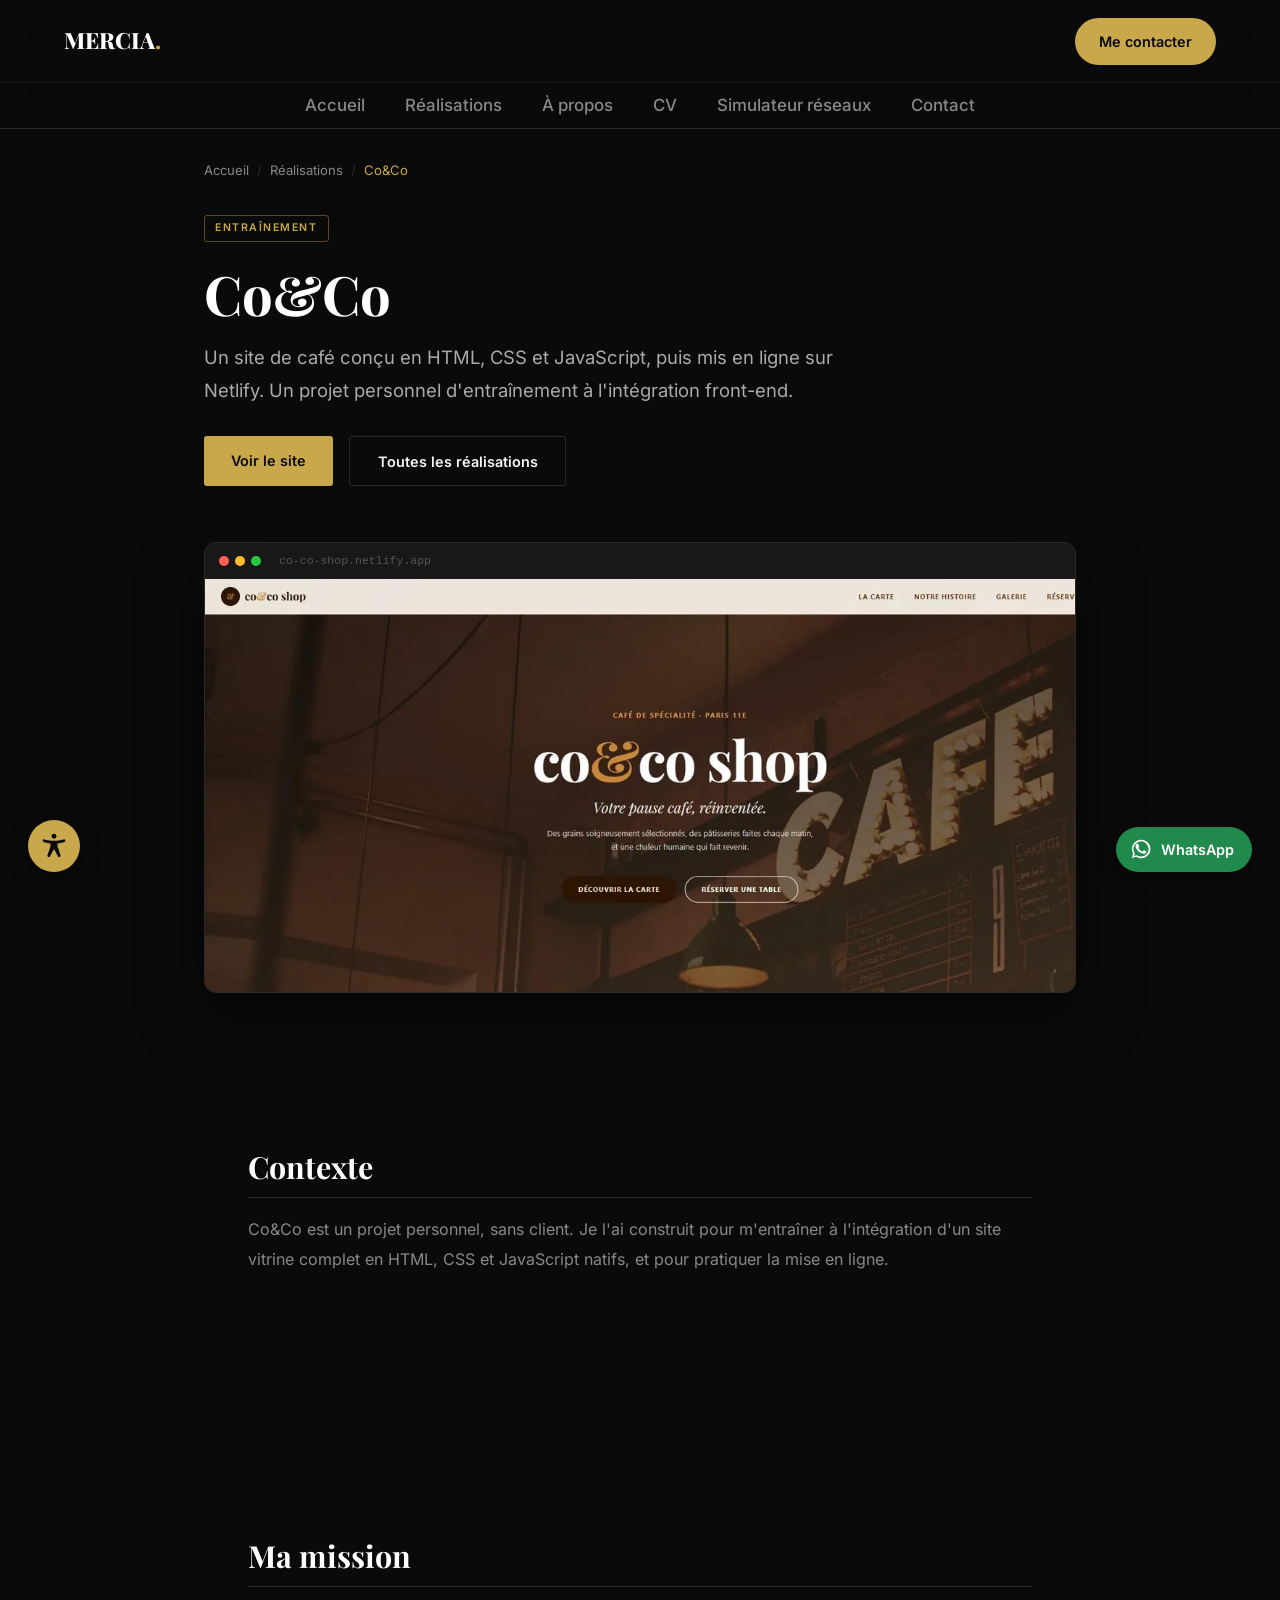
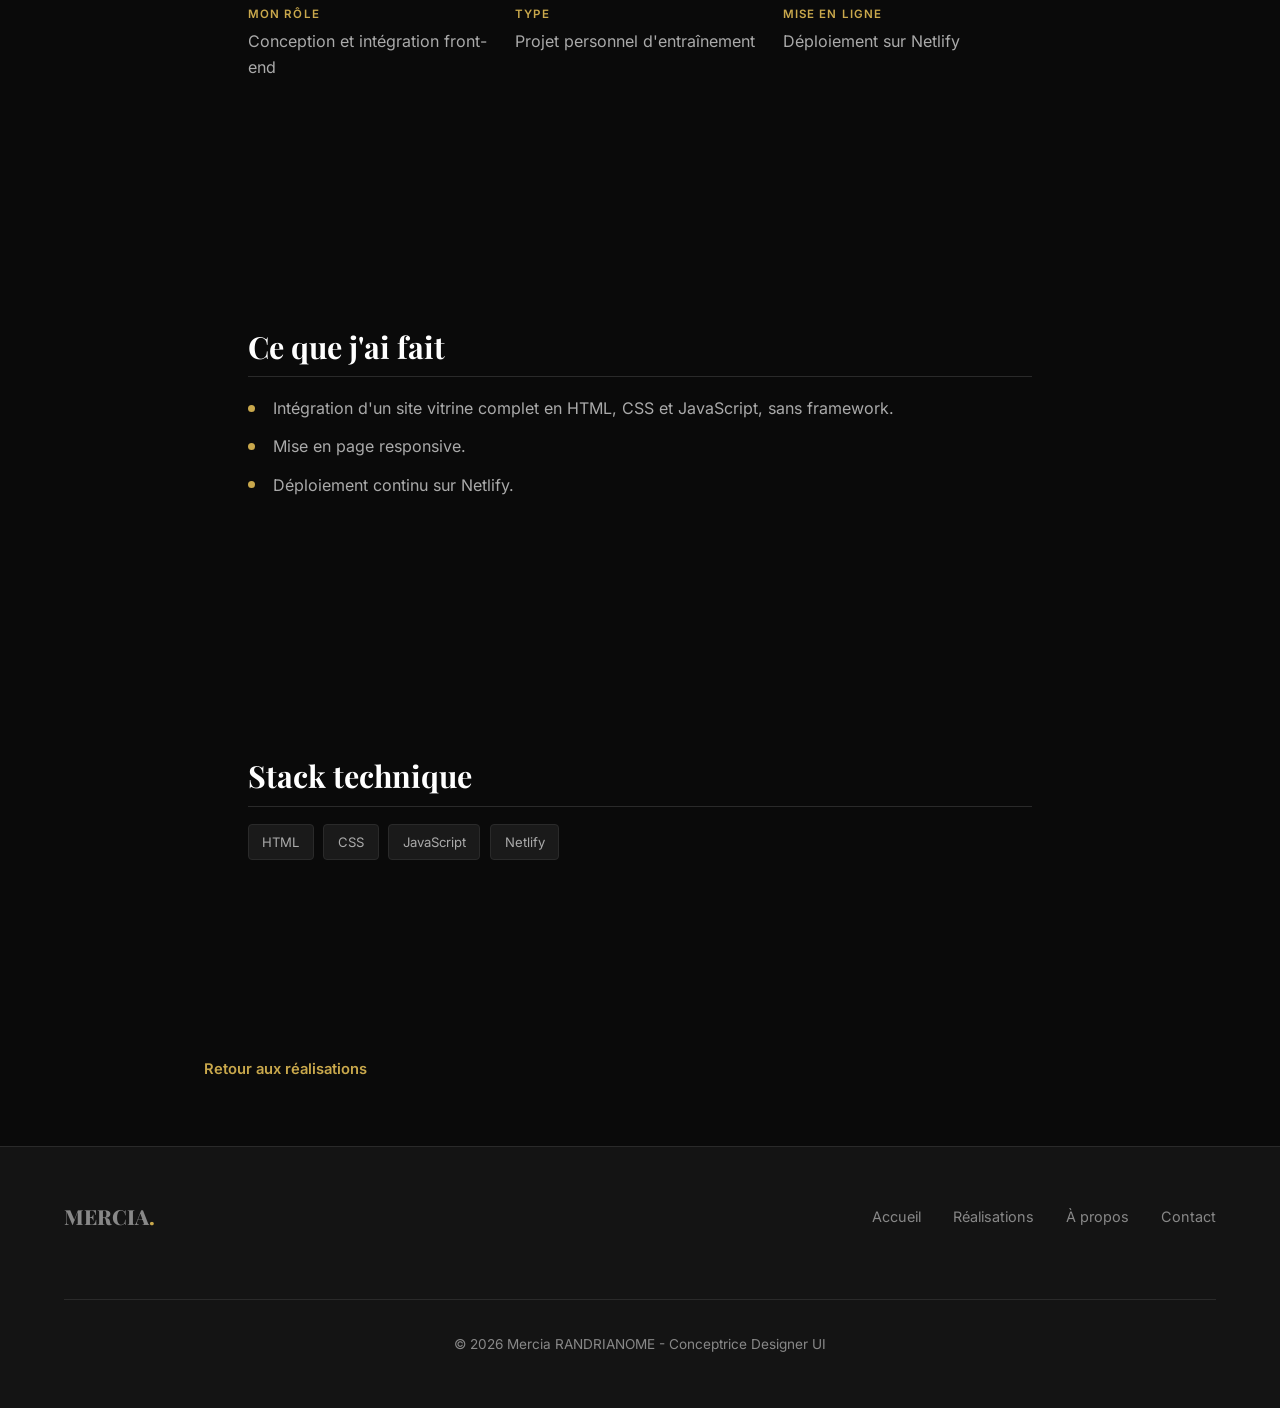
<file: projets/co-co.html>
<!doctype html>
<html lang="fr">
  <head>
    <meta charset="UTF-8" />
    <meta name="viewport" content="width=device-width, initial-scale=1.0" />
    <title>Co&Co, site d'entraînement | Mercia RANDRIANOME</title>
    <meta
      name="description"
      content="Co&Co, site conçu en HTML, CSS et JavaScript et mis en ligne sur Netlify. Un projet d'entraînement à l'intégration front-end."
    />
    <link rel="canonical" href="https://portfolio-mercia.ikala-ni.fr/projets/co-co.html" />
    <meta property="og:type" content="article" />
    <meta property="og:title" content="Co&Co, site d'entraînement | Mercia RANDRIANOME" />
    <meta property="og:description" content="HTML, CSS, JavaScript, déployé sur Netlify. Entraînement à l'intégration." />
    <meta property="og:image" content="https://portfolio-mercia.ikala-ni.fr/assets/images/og/og-mercia.jpg" />
    <meta property="og:image:width" content="1200" />
    <meta property="og:image:height" content="630" />
    <meta property="og:image:alt" content="Mercia RANDRIANOME, conceptrice designer UI - sites web, conception visuelle, SEO et accessibilité" />
    <meta name="twitter:card" content="summary_large_image" />
    <meta name="twitter:title" content="Co&Co, site d'entraînement | Mercia RANDRIANOME" />
    <meta name="twitter:description" content="Co&Co, site conçu en HTML, CSS et JavaScript et mis en ligne sur Netlify. Un projet d'entraînement à l'intégration front-end." />
    <meta name="twitter:image" content="https://portfolio-mercia.ikala-ni.fr/assets/images/og/og-mercia.jpg" />
    <link rel="stylesheet" href="../css/style.css" />
    <link rel="stylesheet" href="../css/accessibilite.css" />
    <link rel="stylesheet" href="../css/fiche.css" />
  </head>
  <body>
    <a class="skip-link" href="#contenu">Aller au contenu</a>

    <header class="header">
      <div class="nav">
        <a href="../index.html" class="nav-logo">MERCIA<span>.</span></a>
        <a href="../contact.html" class="nav-cta">Me contacter</a>
        <div class="nav-burger" aria-label="Menu" role="button" tabindex="0">
          <span></span><span></span><span></span>
        </div>
      </div>
      <nav class="nav-sub" aria-label="Navigation principale">
        <ul class="nav-liens">
          <li><a href="../index.html">Accueil</a></li>
          <li><a href="../realisations.html">Réalisations</a></li>
          <li><a href="../apropos.html">À propos</a></li>
          <li><a href="../cv.html">CV</a></li>
          <li><a href="../simulateur.html">Simulateur réseaux</a></li>
          <li><a href="../contact.html">Contact</a></li>
        </ul>
      </nav>
    </header>

    <main id="contenu">
      <nav class="fil" aria-label="Fil d'Ariane">
        <ol>
          <li><a href="../index.html">Accueil</a></li>
          <li class="sep" aria-hidden="true">/</li>
          <li><a href="../realisations.html">Réalisations</a></li>
          <li class="sep" aria-hidden="true">/</li>
          <li aria-current="page">Co&amp;Co</li>
        </ol>
      </nav>

      <div class="fiche-hero">
        <span class="fiche-badge">Entraînement</span>
        <h1>Co&amp;Co</h1>
        <p class="accroche">
          Un site de café conçu en HTML, CSS et JavaScript, puis mis en ligne sur
          Netlify. Un projet personnel d'entraînement à l'intégration front-end.
        </p>
        <div class="fiche-hero-actions">
          <a href="https://co-co-shop.netlify.app/" target="_blank" rel="noopener" class="fiche-btn fiche-btn-or">Voir le site</a>
          <a href="../realisations.html" class="fiche-btn fiche-btn-contour">Toutes les réalisations</a>
        </div>
      </div>

      <div class="fiche-capture">
        <div class="fiche-frame">
          <div class="fiche-frame-barre">
            <span class="dot r"></span><span class="dot y"></span><span class="dot g"></span>
            <span class="url">co-co-shop.netlify.app</span>
          </div>
          <img src="../assets/images/projets/coco-cap.webp" alt="Page d'accueil du site Co&amp;Co" width="1200" height="573" />
        </div>
      </div>

      <div class="fiche-corps">
        <section class="fiche-section">
          <h2>Contexte</h2>
          <p>
            Co&amp;Co est un projet personnel, sans client. Je l'ai construit pour
            m'entraîner à l'intégration d'un site vitrine complet en HTML, CSS et
            JavaScript natifs, et pour pratiquer la mise en ligne.
          </p>
        </section>

        <section class="fiche-section">
          <h2>Ma mission</h2>
          <dl class="fiche-meta">
            <div>
              <dt>Mon rôle</dt>
              <dd>Conception et intégration front-end</dd>
            </div>
            <div>
              <dt>Type</dt>
              <dd>Projet personnel d'entraînement</dd>
            </div>
            <div>
              <dt>Mise en ligne</dt>
              <dd>Déploiement sur Netlify</dd>
            </div>
          </dl>
        </section>

        <section class="fiche-section">
          <h2>Ce que j'ai fait</h2>
          <ul class="fiche-liste">
            <li>Intégration d'un site vitrine complet en HTML, CSS et JavaScript, sans framework.</li>
            <li>Mise en page responsive.</li>
            <li>Déploiement continu sur Netlify.</li>
          </ul>
        </section>

        <section class="fiche-section">
          <h2>Stack technique</h2>
          <div class="fiche-stack">
            <span>HTML</span><span>CSS</span><span>JavaScript</span><span>Netlify</span>
          </div>
        </section>
      </div>

      <div class="fiche-nav-bas">
        <a href="../realisations.html" class="fiche-retour">Retour aux réalisations</a>
      </div>
    </main>

    <footer class="footer">
      <div class="footer-contenu">
        <p class="footer-logo">MERCIA<span>.</span></p>
        <div class="footer-liens">
          <a href="../index.html">Accueil</a>
          <a href="../realisations.html">Réalisations</a>
          <a href="../apropos.html">À propos</a>
          <a href="../contact.html">Contact</a>
        </div>
        <p class="footer-copyright">© 2026 Mercia RANDRIANOME - Conceptrice Designer UI</p>
      </div>
    </footer>

    <a class="wa-float" href="https://wa.me/33667955602" target="_blank" rel="noopener" aria-label="Me contacter sur WhatsApp">
      <svg viewBox="0 0 24 24" fill="currentColor" aria-hidden="true">
        <path d="M17.5 14.4c-.3-.2-1.8-.9-2-1-.3-.1-.5-.2-.7.1-.2.3-.8 1-.9 1.1-.2.2-.3.2-.6.1-.3-.2-1.3-.5-2.4-1.5-.9-.8-1.5-1.8-1.7-2.1-.2-.3 0-.5.1-.6.1-.1.3-.3.4-.5.1-.2.2-.3.3-.5.1-.2 0-.4 0-.5-.1-.1-.7-1.6-.9-2.2-.2-.6-.5-.5-.7-.5h-.6c-.2 0-.5.1-.8.4-.3.3-1 1-1 2.4 0 1.4 1 2.8 1.2 3 .1.2 2 3.1 4.9 4.3.7.3 1.2.5 1.6.6.7.2 1.3.2 1.8.1.6-.1 1.8-.7 2-1.4.3-.7.3-1.3.2-1.4-.1-.1-.3-.2-.6-.4z M12 2a10 10 0 0 0-8.6 15l-1.3 4.8 4.9-1.3A10 10 0 1 0 12 2zm0 18.3c-1.5 0-3-.4-4.3-1.2l-.3-.2-2.9.8.8-2.8-.2-.3A8.3 8.3 0 1 1 12 20.3z"/>
      </svg>
      <span class="wa-label">WhatsApp</span>
    </a>

    <script src="../js/main.js?v=2"></script>
    <script src="../js/accessibilite.js?v=1"></script>
  </body>
</html>
</file>
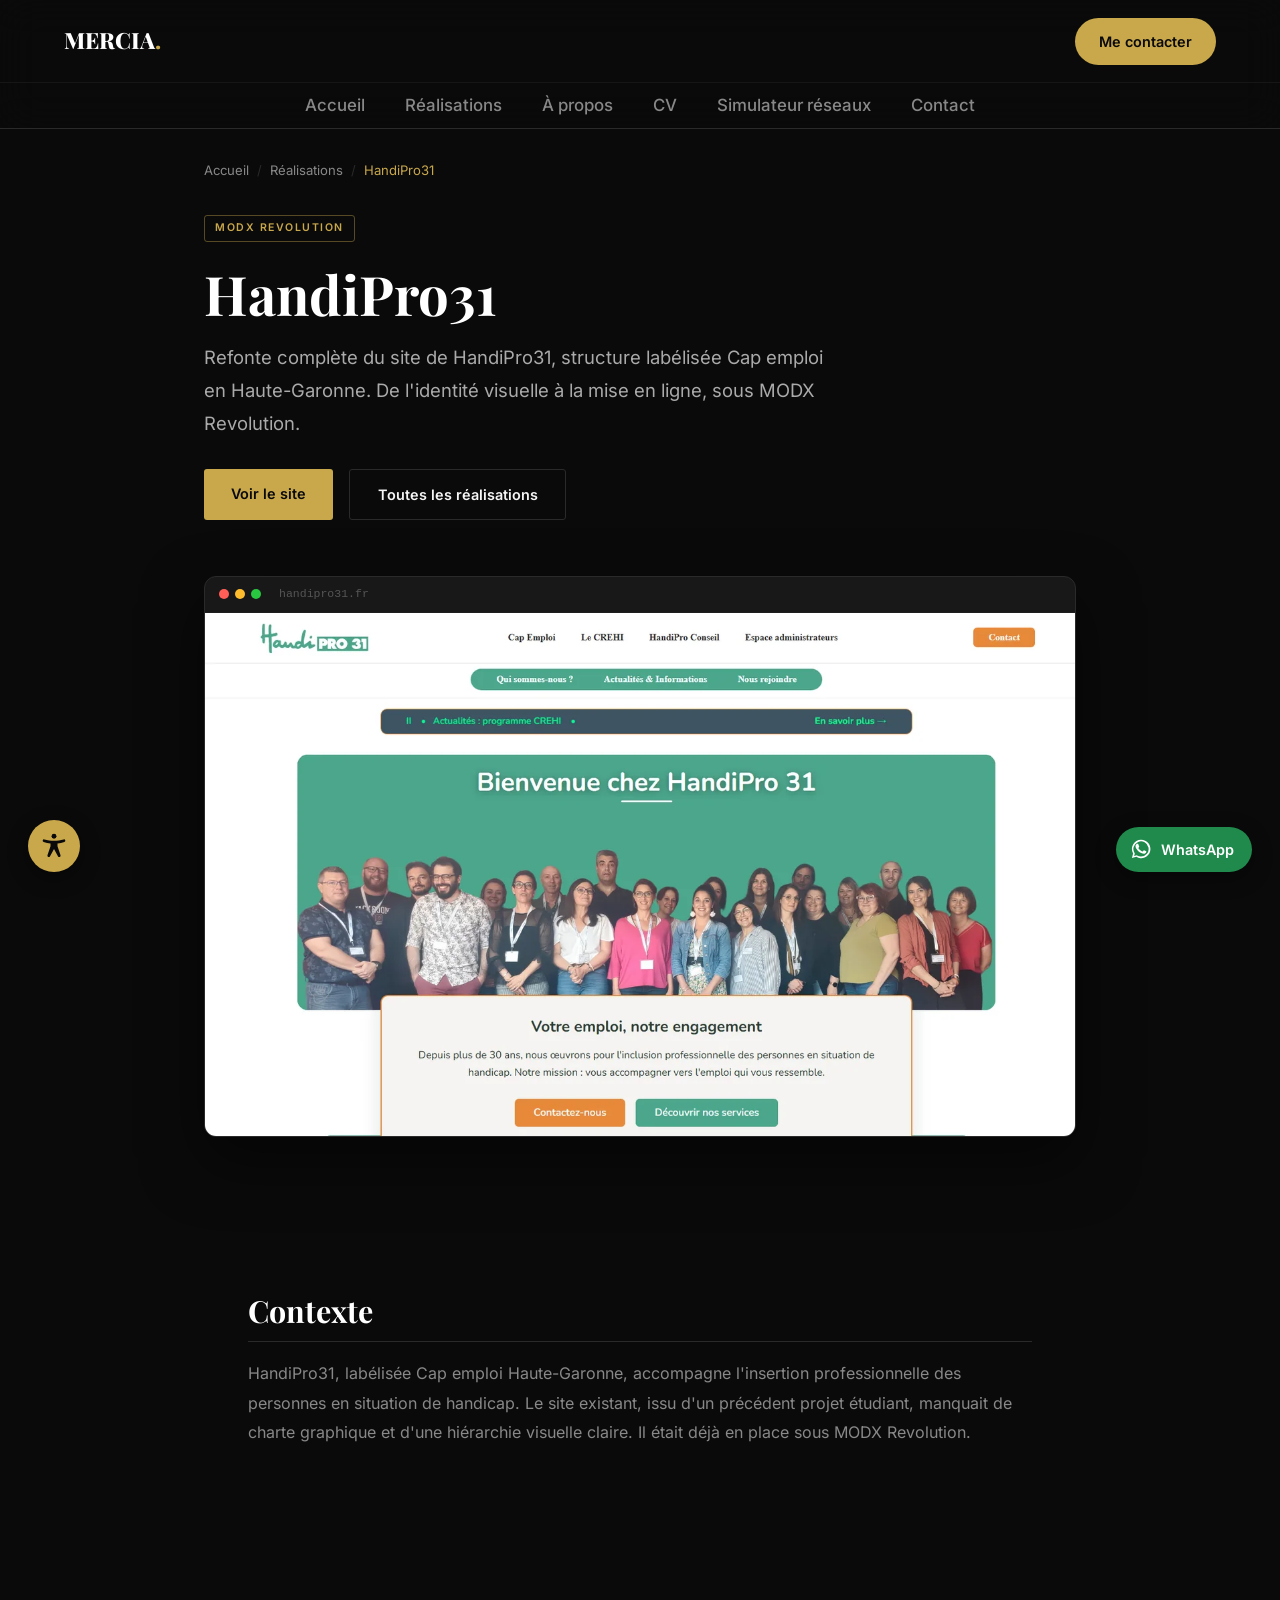
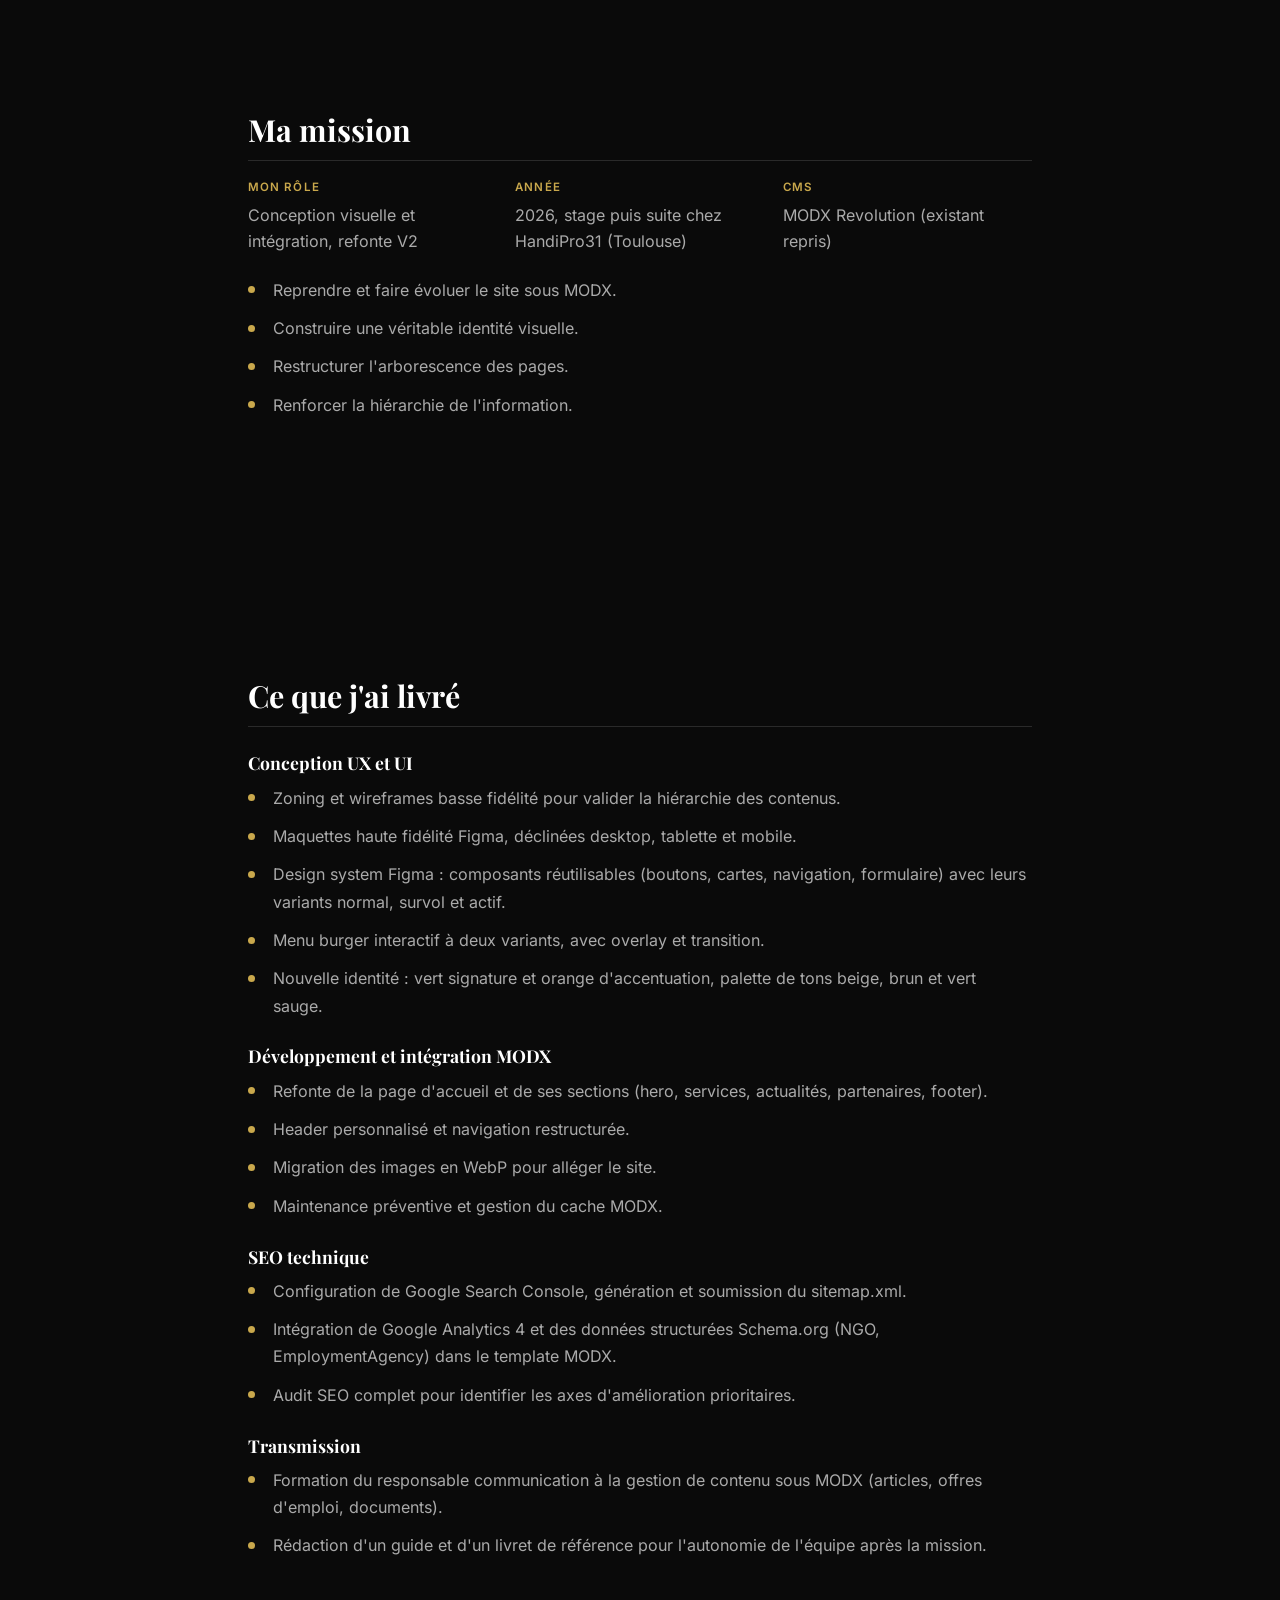
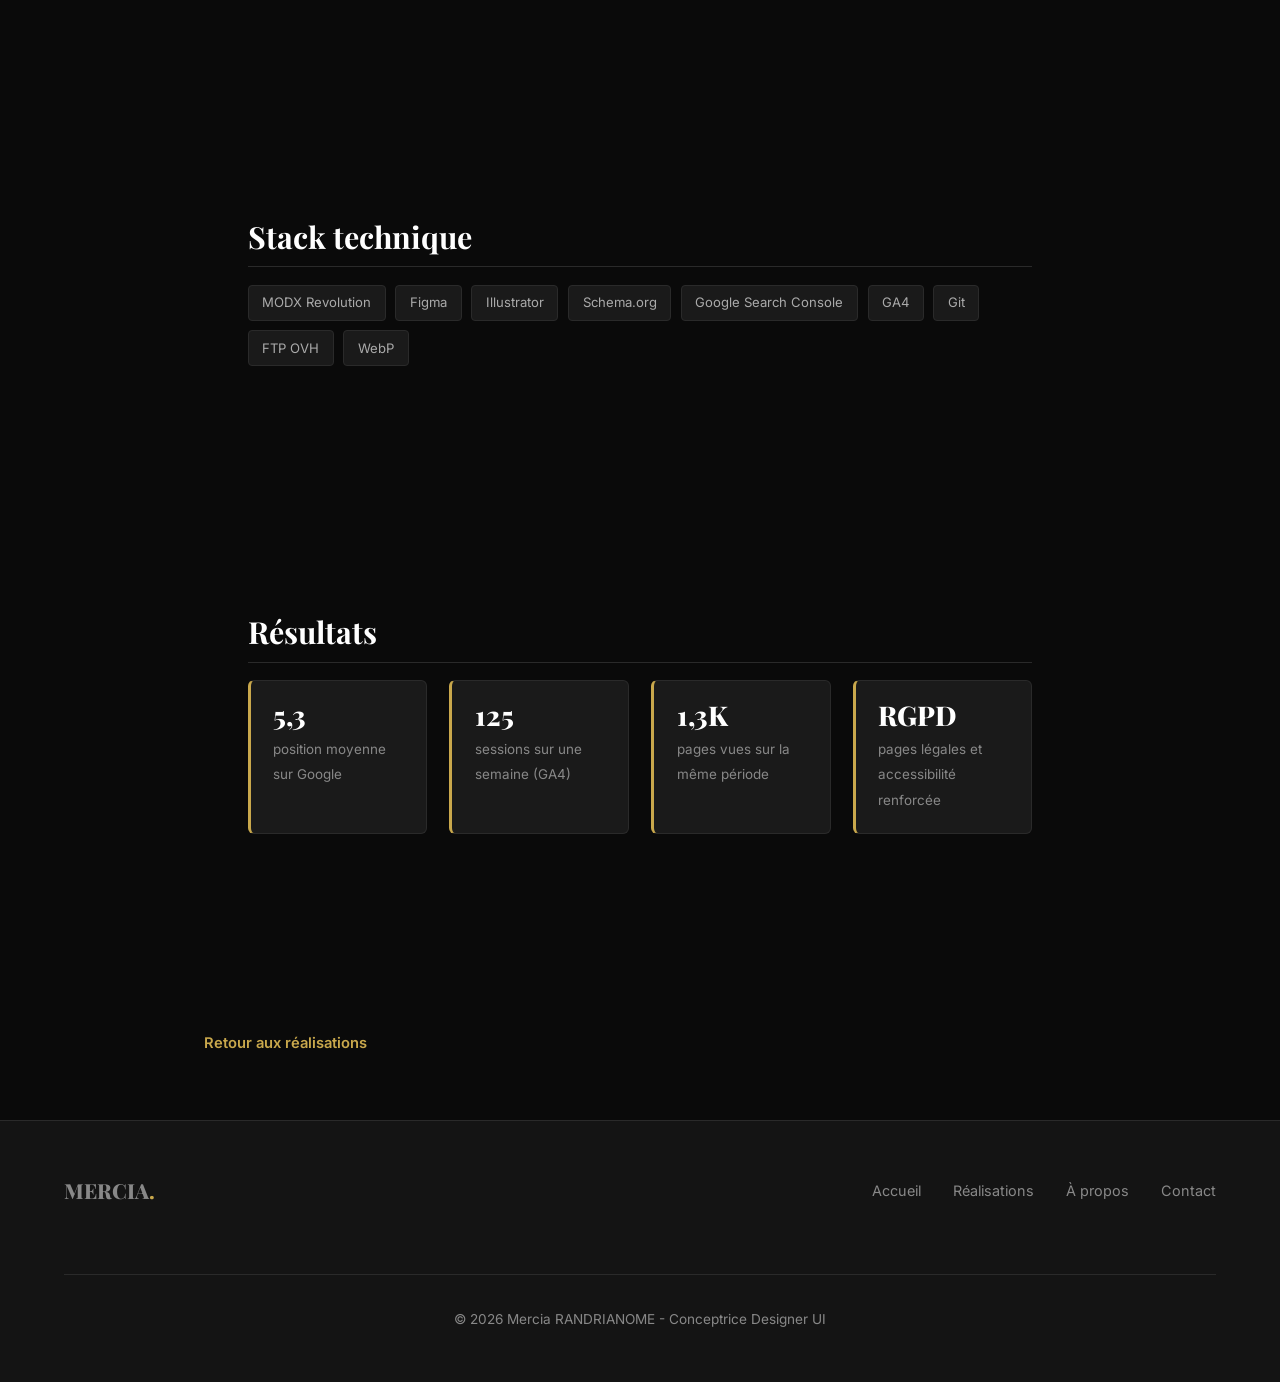
<file: projets/handipro31.html>
<!doctype html>
<html lang="fr">
  <head>
    <meta charset="UTF-8" />
    <meta name="viewport" content="width=device-width, initial-scale=1.0" />
    <title>HandiPro31, refonte MODX | Mercia RANDRIANOME</title>
    <meta
      name="description"
      content="Refonte V2 du site HandiPro31 (Cap emploi Haute-Garonne) sous MODX Revolution : identité visuelle, accessibilité, SEO technique et pages RGPD."
    />
    <link rel="canonical" href="https://portfolio-mercia.ikala-ni.fr/projets/handipro31.html" />
    <meta property="og:type" content="article" />
    <meta property="og:title" content="HandiPro31, refonte MODX | Mercia RANDRIANOME" />
    <meta property="og:description" content="Refonte V2 sous MODX Revolution : identité, accessibilité, SEO technique, RGPD." />
    <meta property="og:image" content="https://portfolio-mercia.ikala-ni.fr/assets/images/og/og-mercia.jpg" />
    <meta property="og:image:width" content="1200" />
    <meta property="og:image:height" content="630" />
    <meta property="og:image:alt" content="Mercia RANDRIANOME, conceptrice designer UI - sites web, conception visuelle, SEO et accessibilité" />
    <meta name="twitter:card" content="summary_large_image" />
    <meta name="twitter:title" content="HandiPro31, refonte MODX | Mercia RANDRIANOME" />
    <meta name="twitter:description" content="Refonte V2 du site HandiPro31 (Cap emploi Haute-Garonne) sous MODX Revolution : identité visuelle, accessibilité, SEO technique et pages RGPD." />
    <meta name="twitter:image" content="https://portfolio-mercia.ikala-ni.fr/assets/images/og/og-mercia.jpg" />
    <link rel="stylesheet" href="../css/style.css" />
    <link rel="stylesheet" href="../css/accessibilite.css" />
    <link rel="stylesheet" href="../css/fiche.css" />
  </head>
  <body>
    <a class="skip-link" href="#contenu">Aller au contenu</a>

    <header class="header">
      <div class="nav">
        <a href="../index.html" class="nav-logo">MERCIA<span>.</span></a>
        <a href="../contact.html" class="nav-cta">Me contacter</a>
        <div class="nav-burger" aria-label="Menu" role="button" tabindex="0">
          <span></span><span></span><span></span>
        </div>
      </div>
      <nav class="nav-sub" aria-label="Navigation principale">
        <ul class="nav-liens">
          <li><a href="../index.html">Accueil</a></li>
          <li><a href="../realisations.html">Réalisations</a></li>
          <li><a href="../apropos.html">À propos</a></li>
          <li><a href="../cv.html">CV</a></li>
          <li><a href="../simulateur.html">Simulateur réseaux</a></li>
          <li><a href="../contact.html">Contact</a></li>
        </ul>
      </nav>
    </header>

    <main id="contenu">
      <!-- Fil d'Ariane -->
      <nav class="fil" aria-label="Fil d'Ariane">
        <ol>
          <li><a href="../index.html">Accueil</a></li>
          <li class="sep" aria-hidden="true">/</li>
          <li><a href="../realisations.html">Réalisations</a></li>
          <li class="sep" aria-hidden="true">/</li>
          <li aria-current="page">HandiPro31</li>
        </ol>
      </nav>

      <!-- En-tête -->
      <div class="fiche-hero">
        <span class="fiche-badge">MODX Revolution</span>
        <h1>HandiPro31</h1>
        <p class="accroche">
          Refonte complète du site de HandiPro31, structure labélisée Cap emploi
          en Haute-Garonne. De l'identité visuelle à la mise en ligne, sous MODX
          Revolution.
        </p>
        <div class="fiche-hero-actions">
          <a href="https://www.handipro31.fr/" target="_blank" rel="noopener" class="fiche-btn fiche-btn-or">Voir le site</a>
          <a href="../realisations.html" class="fiche-btn fiche-btn-contour">Toutes les réalisations</a>
        </div>
      </div>

      <!-- Capture -->
      <div class="fiche-capture">
        <div class="fiche-frame">
          <div class="fiche-frame-barre">
            <span class="dot r"></span><span class="dot y"></span><span class="dot g"></span>
            <span class="url">handipro31.fr</span>
          </div>
          <img src="../assets/images/projets/handipro-cap.webp" alt="Page d'accueil du site HandiPro31" width="1300" height="782" />
        </div>
      </div>

      <!-- Corps -->
      <div class="fiche-corps">
        <section class="fiche-section">
          <h2>Contexte</h2>
          <p>
            HandiPro31, labélisée Cap emploi Haute-Garonne, accompagne
            l'insertion professionnelle des personnes en situation de handicap.
            Le site existant, issu d'un précédent projet étudiant, manquait de
            charte graphique et d'une hiérarchie visuelle claire. Il était déjà
            en place sous MODX Revolution.
          </p>
        </section>

        <section class="fiche-section">
          <h2>Ma mission</h2>
          <dl class="fiche-meta">
            <div>
              <dt>Mon rôle</dt>
              <dd>Conception visuelle et intégration, refonte V2</dd>
            </div>
            <div>
              <dt>Année</dt>
              <dd>2026, stage puis suite chez HandiPro31 (Toulouse)</dd>
            </div>
            <div>
              <dt>CMS</dt>
              <dd>MODX Revolution (existant repris)</dd>
            </div>
          </dl>
          <ul class="fiche-liste" style="margin-top: 1.4rem">
            <li>Reprendre et faire évoluer le site sous MODX.</li>
            <li>Construire une véritable identité visuelle.</li>
            <li>Restructurer l'arborescence des pages.</li>
            <li>Renforcer la hiérarchie de l'information.</li>
          </ul>
        </section>

        <section class="fiche-section">
          <h2>Ce que j'ai livré</h2>

          <h3>Conception UX et UI</h3>
          <ul class="fiche-liste">
            <li>Zoning et wireframes basse fidélité pour valider la hiérarchie des contenus.</li>
            <li>Maquettes haute fidélité Figma, déclinées desktop, tablette et mobile.</li>
            <li>Design system Figma : composants réutilisables (boutons, cartes, navigation, formulaire) avec leurs variants normal, survol et actif.</li>
            <li>Menu burger interactif à deux variants, avec overlay et transition.</li>
            <li>Nouvelle identité : vert signature et orange d'accentuation, palette de tons beige, brun et vert sauge.</li>
          </ul>

          <h3>Développement et intégration MODX</h3>
          <ul class="fiche-liste">
            <li>Refonte de la page d'accueil et de ses sections (hero, services, actualités, partenaires, footer).</li>
            <li>Header personnalisé et navigation restructurée.</li>
            <li>Migration des images en WebP pour alléger le site.</li>
            <li>Maintenance préventive et gestion du cache MODX.</li>
          </ul>

          <h3>SEO technique</h3>
          <ul class="fiche-liste">
            <li>Configuration de Google Search Console, génération et soumission du sitemap.xml.</li>
            <li>Intégration de Google Analytics 4 et des données structurées Schema.org (NGO, EmploymentAgency) dans le template MODX.</li>
            <li>Audit SEO complet pour identifier les axes d'amélioration prioritaires.</li>
          </ul>

          <h3>Transmission</h3>
          <ul class="fiche-liste">
            <li>Formation du responsable communication à la gestion de contenu sous MODX (articles, offres d'emploi, documents).</li>
            <li>Rédaction d'un guide et d'un livret de référence pour l'autonomie de l'équipe après la mission.</li>
          </ul>
        </section>

        <section class="fiche-section">
          <h2>Stack technique</h2>
          <div class="fiche-stack">
            <span>MODX Revolution</span><span>Figma</span><span>Illustrator</span>
            <span>Schema.org</span><span>Google Search Console</span><span>GA4</span>
            <span>Git</span><span>FTP OVH</span><span>WebP</span>
          </div>
        </section>

        <section class="fiche-section">
          <h2>Résultats</h2>
          <div class="fiche-resultats">
            <div class="fiche-resultat">
              <span class="val">5,3</span>
              <span class="lab">position moyenne sur Google</span>
            </div>
            <div class="fiche-resultat">
              <span class="val">125</span>
              <span class="lab">sessions sur une semaine (GA4)</span>
            </div>
            <div class="fiche-resultat">
              <span class="val">1,3K</span>
              <span class="lab">pages vues sur la même période</span>
            </div>
            <div class="fiche-resultat">
              <span class="val">RGPD</span>
              <span class="lab">pages légales et accessibilité renforcée</span>
            </div>
          </div>
        </section>
      </div>

      <div class="fiche-nav-bas">
        <a href="../realisations.html" class="fiche-retour">Retour aux réalisations</a>
      </div>
    </main>

    <footer class="footer">
      <div class="footer-contenu">
        <p class="footer-logo">MERCIA<span>.</span></p>
        <div class="footer-liens">
          <a href="../index.html">Accueil</a>
          <a href="../realisations.html">Réalisations</a>
          <a href="../apropos.html">À propos</a>
          <a href="../contact.html">Contact</a>
        </div>
        <p class="footer-copyright">© 2026 Mercia RANDRIANOME - Conceptrice Designer UI</p>
      </div>
    </footer>

    <a class="wa-float" href="https://wa.me/33667955602" target="_blank" rel="noopener" aria-label="Me contacter sur WhatsApp">
      <svg viewBox="0 0 24 24" fill="currentColor" aria-hidden="true">
        <path d="M17.5 14.4c-.3-.2-1.8-.9-2-1-.3-.1-.5-.2-.7.1-.2.3-.8 1-.9 1.1-.2.2-.3.2-.6.1-.3-.2-1.3-.5-2.4-1.5-.9-.8-1.5-1.8-1.7-2.1-.2-.3 0-.5.1-.6.1-.1.3-.3.4-.5.1-.2.2-.3.3-.5.1-.2 0-.4 0-.5-.1-.1-.7-1.6-.9-2.2-.2-.6-.5-.5-.7-.5h-.6c-.2 0-.5.1-.8.4-.3.3-1 1-1 2.4 0 1.4 1 2.8 1.2 3 .1.2 2 3.1 4.9 4.3.7.3 1.2.5 1.6.6.7.2 1.3.2 1.8.1.6-.1 1.8-.7 2-1.4.3-.7.3-1.3.2-1.4-.1-.1-.3-.2-.6-.4z M12 2a10 10 0 0 0-8.6 15l-1.3 4.8 4.9-1.3A10 10 0 1 0 12 2zm0 18.3c-1.5 0-3-.4-4.3-1.2l-.3-.2-2.9.8.8-2.8-.2-.3A8.3 8.3 0 1 1 12 20.3z"/>
      </svg>
      <span class="wa-label">WhatsApp</span>
    </a>

    <script src="../js/main.js?v=2"></script>
    <script src="../js/accessibilite.js?v=1"></script>
  </body>
</html>
</file>
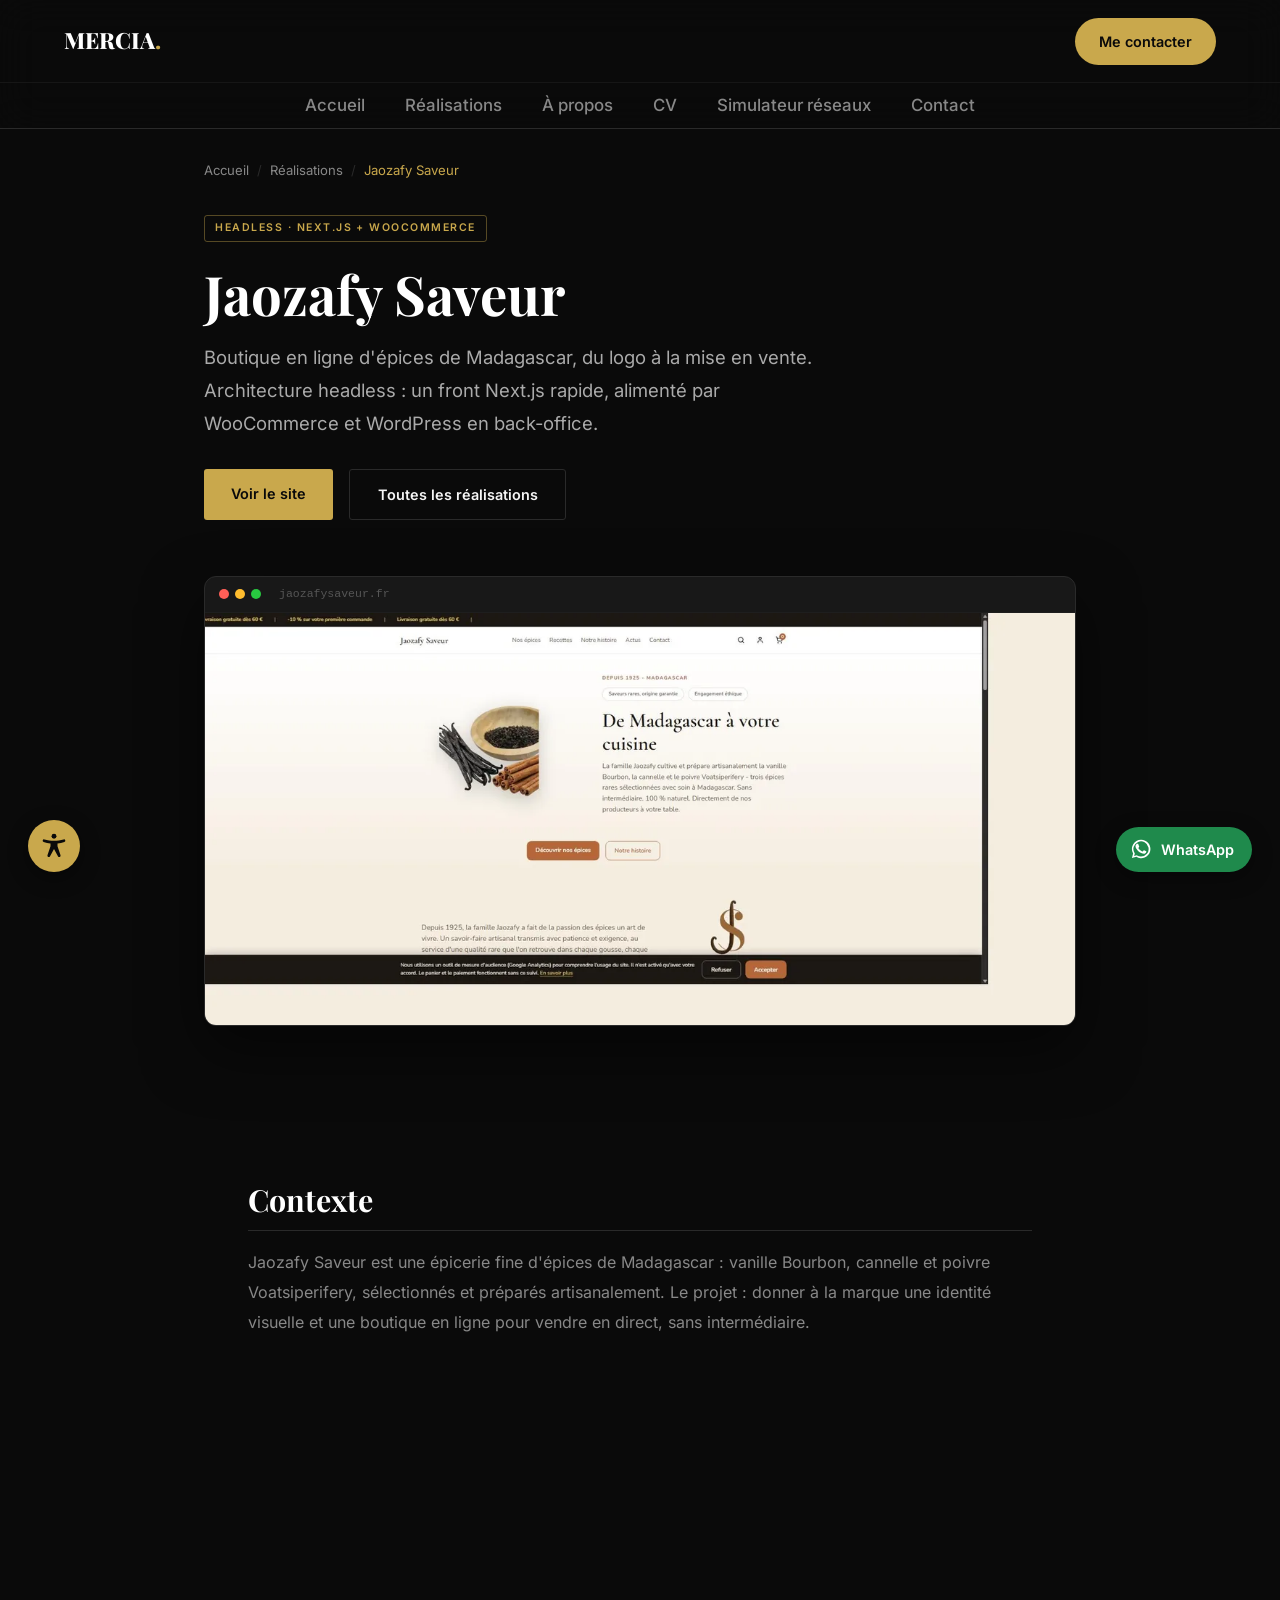
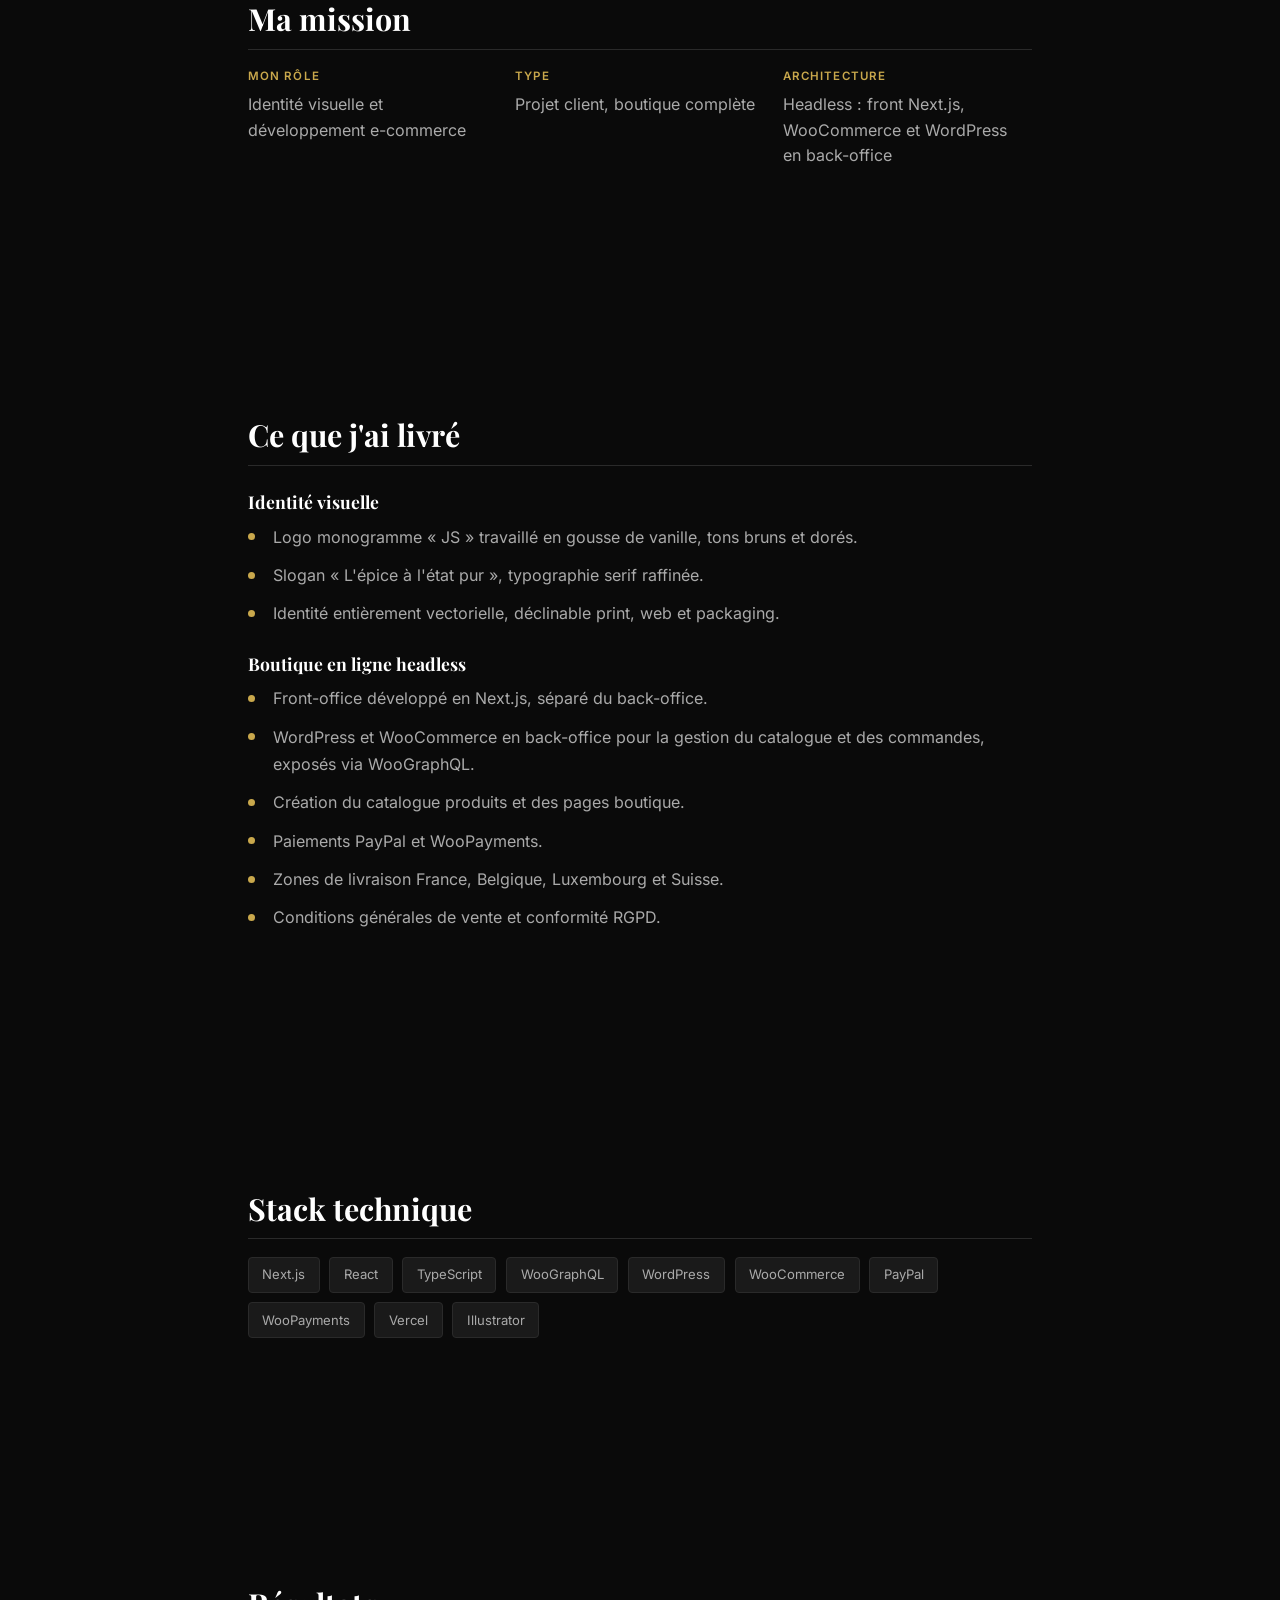
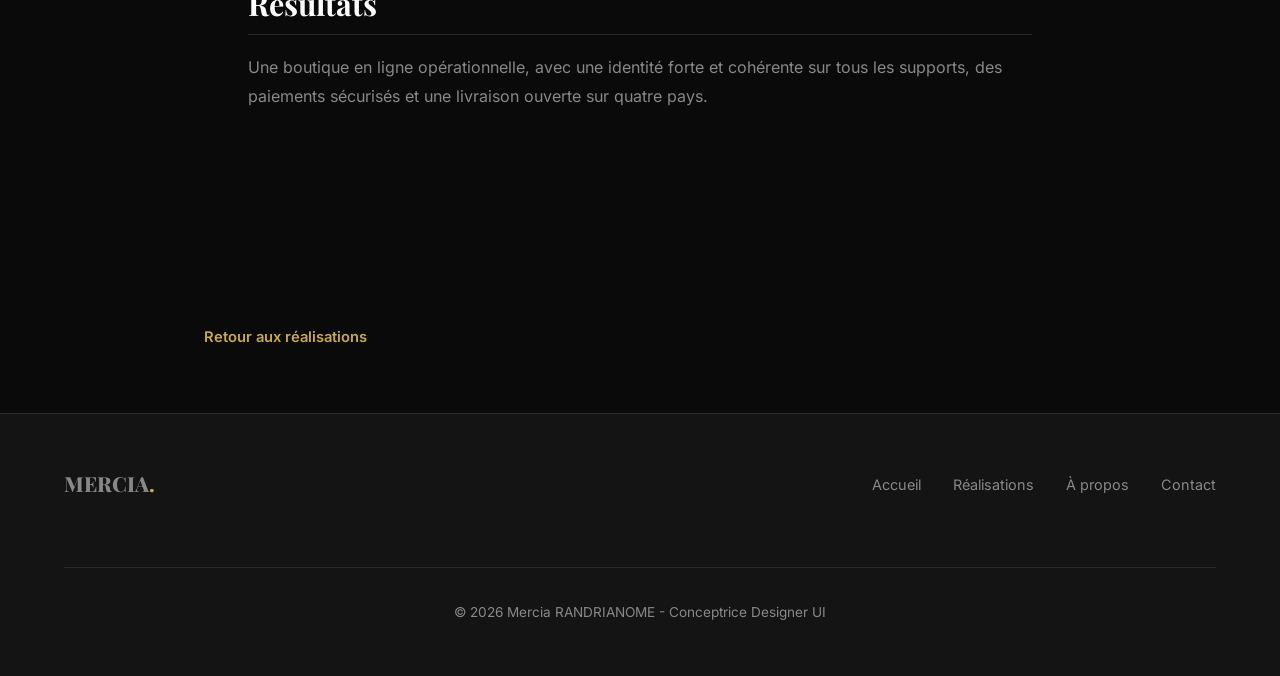
<file: projets/jaozafy-saveur.html>
<!doctype html>
<html lang="fr">
  <head>
    <meta charset="UTF-8" />
    <meta name="viewport" content="width=device-width, initial-scale=1.0" />
    <title>Jaozafy Saveur, e-commerce headless Next.js | Mercia RANDRIANOME</title>
    <meta
      name="description"
      content="Boutique en ligne Jaozafy Saveur (épices de Madagascar) en headless : front Next.js, WooCommerce et WordPress en back-office. Logo, paiements, livraison internationale."
    />
    <link rel="canonical" href="https://portfolio-mercia.ikala-ni.fr/projets/jaozafy-saveur.html" />
    <meta property="og:type" content="article" />
    <meta property="og:title" content="Jaozafy Saveur, e-commerce WooCommerce | Mercia RANDRIANOME" />
    <meta property="og:description" content="Logo, identité, WooCommerce, paiements et livraison FR, BE, LU, CH." />
    <meta property="og:image" content="https://portfolio-mercia.ikala-ni.fr/assets/images/og/og-mercia.jpg" />
    <meta property="og:image:width" content="1200" />
    <meta property="og:image:height" content="630" />
    <meta property="og:image:alt" content="Mercia RANDRIANOME, conceptrice designer UI - sites web, conception visuelle, SEO et accessibilité" />
    <meta name="twitter:card" content="summary_large_image" />
    <meta name="twitter:title" content="Jaozafy Saveur, e-commerce headless Next.js | Mercia RANDRIANOME" />
    <meta name="twitter:description" content="Boutique en ligne Jaozafy Saveur (épices de Madagascar) en headless : front Next.js, WooCommerce et WordPress en back-office. Logo, paiements, livraison internationale." />
    <meta name="twitter:image" content="https://portfolio-mercia.ikala-ni.fr/assets/images/og/og-mercia.jpg" />
    <link rel="stylesheet" href="../css/style.css" />
    <link rel="stylesheet" href="../css/accessibilite.css" />
    <link rel="stylesheet" href="../css/fiche.css" />
  </head>
  <body>
    <a class="skip-link" href="#contenu">Aller au contenu</a>

    <header class="header">
      <div class="nav">
        <a href="../index.html" class="nav-logo">MERCIA<span>.</span></a>
        <a href="../contact.html" class="nav-cta">Me contacter</a>
        <div class="nav-burger" aria-label="Menu" role="button" tabindex="0">
          <span></span><span></span><span></span>
        </div>
      </div>
      <nav class="nav-sub" aria-label="Navigation principale">
        <ul class="nav-liens">
          <li><a href="../index.html">Accueil</a></li>
          <li><a href="../realisations.html">Réalisations</a></li>
          <li><a href="../apropos.html">À propos</a></li>
          <li><a href="../cv.html">CV</a></li>
          <li><a href="../simulateur.html">Simulateur réseaux</a></li>
          <li><a href="../contact.html">Contact</a></li>
        </ul>
      </nav>
    </header>

    <main id="contenu">
      <nav class="fil" aria-label="Fil d'Ariane">
        <ol>
          <li><a href="../index.html">Accueil</a></li>
          <li class="sep" aria-hidden="true">/</li>
          <li><a href="../realisations.html">Réalisations</a></li>
          <li class="sep" aria-hidden="true">/</li>
          <li aria-current="page">Jaozafy Saveur</li>
        </ol>
      </nav>

      <div class="fiche-hero">
        <span class="fiche-badge">Headless · Next.js + WooCommerce</span>
        <h1>Jaozafy Saveur</h1>
        <p class="accroche">
          Boutique en ligne d'épices de Madagascar, du logo à la mise en vente.
          Architecture headless : un front Next.js rapide, alimenté par
          WooCommerce et WordPress en back-office.
        </p>
        <div class="fiche-hero-actions">
          <a href="https://jaozafysaveur.fr" target="_blank" rel="noopener" class="fiche-btn fiche-btn-or">Voir le site</a>
          <a href="../realisations.html" class="fiche-btn fiche-btn-contour">Toutes les réalisations</a>
        </div>
      </div>

      <div class="fiche-capture">
        <div class="fiche-frame">
          <div class="fiche-frame-barre">
            <span class="dot r"></span><span class="dot y"></span><span class="dot g"></span>
            <span class="url">jaozafysaveur.fr</span>
          </div>
          <img src="../assets/images/projets/jaozafy-cap.webp" alt="Page d'accueil de la boutique Jaozafy Saveur" width="1200" height="573" />
        </div>
      </div>

      <div class="fiche-corps">
        <section class="fiche-section">
          <h2>Contexte</h2>
          <p>
            Jaozafy Saveur est une épicerie fine d'épices de Madagascar : vanille
            Bourbon, cannelle et poivre Voatsiperifery, sélectionnés et préparés
            artisanalement. Le projet : donner à la marque une identité visuelle
            et une boutique en ligne pour vendre en direct, sans intermédiaire.
          </p>
        </section>

        <section class="fiche-section">
          <h2>Ma mission</h2>
          <dl class="fiche-meta">
            <div>
              <dt>Mon rôle</dt>
              <dd>Identité visuelle et développement e-commerce</dd>
            </div>
            <div>
              <dt>Type</dt>
              <dd>Projet client, boutique complète</dd>
            </div>
            <div>
              <dt>Architecture</dt>
              <dd>Headless : front Next.js, WooCommerce et WordPress en back-office</dd>
            </div>
          </dl>
        </section>

        <section class="fiche-section">
          <h2>Ce que j'ai livré</h2>

          <h3>Identité visuelle</h3>
          <ul class="fiche-liste">
            <li>Logo monogramme « JS » travaillé en gousse de vanille, tons bruns et dorés.</li>
            <li>Slogan « L'épice à l'état pur », typographie serif raffinée.</li>
            <li>Identité entièrement vectorielle, déclinable print, web et packaging.</li>
          </ul>

          <h3>Boutique en ligne headless</h3>
          <ul class="fiche-liste">
            <li>Front-office développé en Next.js, séparé du back-office.</li>
            <li>WordPress et WooCommerce en back-office pour la gestion du catalogue et des commandes, exposés via WooGraphQL.</li>
            <li>Création du catalogue produits et des pages boutique.</li>
            <li>Paiements PayPal et WooPayments.</li>
            <li>Zones de livraison France, Belgique, Luxembourg et Suisse.</li>
            <li>Conditions générales de vente et conformité RGPD.</li>
          </ul>
        </section>

        <section class="fiche-section">
          <h2>Stack technique</h2>
          <div class="fiche-stack">
            <span>Next.js</span><span>React</span><span>TypeScript</span>
            <span>WooGraphQL</span><span>WordPress</span><span>WooCommerce</span>
            <span>PayPal</span><span>WooPayments</span><span>Vercel</span><span>Illustrator</span>
          </div>
        </section>

        <section class="fiche-section">
          <h2>Résultats</h2>
          <p>
            Une boutique en ligne opérationnelle, avec une identité forte et
            cohérente sur tous les supports, des paiements sécurisés et une
            livraison ouverte sur quatre pays.
          </p>
        </section>
      </div>

      <div class="fiche-nav-bas">
        <a href="../realisations.html" class="fiche-retour">Retour aux réalisations</a>
      </div>
    </main>

    <footer class="footer">
      <div class="footer-contenu">
        <p class="footer-logo">MERCIA<span>.</span></p>
        <div class="footer-liens">
          <a href="../index.html">Accueil</a>
          <a href="../realisations.html">Réalisations</a>
          <a href="../apropos.html">À propos</a>
          <a href="../contact.html">Contact</a>
        </div>
        <p class="footer-copyright">© 2026 Mercia RANDRIANOME - Conceptrice Designer UI</p>
      </div>
    </footer>

    <a class="wa-float" href="https://wa.me/33667955602" target="_blank" rel="noopener" aria-label="Me contacter sur WhatsApp">
      <svg viewBox="0 0 24 24" fill="currentColor" aria-hidden="true">
        <path d="M17.5 14.4c-.3-.2-1.8-.9-2-1-.3-.1-.5-.2-.7.1-.2.3-.8 1-.9 1.1-.2.2-.3.2-.6.1-.3-.2-1.3-.5-2.4-1.5-.9-.8-1.5-1.8-1.7-2.1-.2-.3 0-.5.1-.6.1-.1.3-.3.4-.5.1-.2.2-.3.3-.5.1-.2 0-.4 0-.5-.1-.1-.7-1.6-.9-2.2-.2-.6-.5-.5-.7-.5h-.6c-.2 0-.5.1-.8.4-.3.3-1 1-1 2.4 0 1.4 1 2.8 1.2 3 .1.2 2 3.1 4.9 4.3.7.3 1.2.5 1.6.6.7.2 1.3.2 1.8.1.6-.1 1.8-.7 2-1.4.3-.7.3-1.3.2-1.4-.1-.1-.3-.2-.6-.4z M12 2a10 10 0 0 0-8.6 15l-1.3 4.8 4.9-1.3A10 10 0 1 0 12 2zm0 18.3c-1.5 0-3-.4-4.3-1.2l-.3-.2-2.9.8.8-2.8-.2-.3A8.3 8.3 0 1 1 12 20.3z"/>
      </svg>
      <span class="wa-label">WhatsApp</span>
    </a>

    <script src="../js/main.js?v=2"></script>
    <script src="../js/accessibilite.js?v=1"></script>
  </body>
</html>
</file>
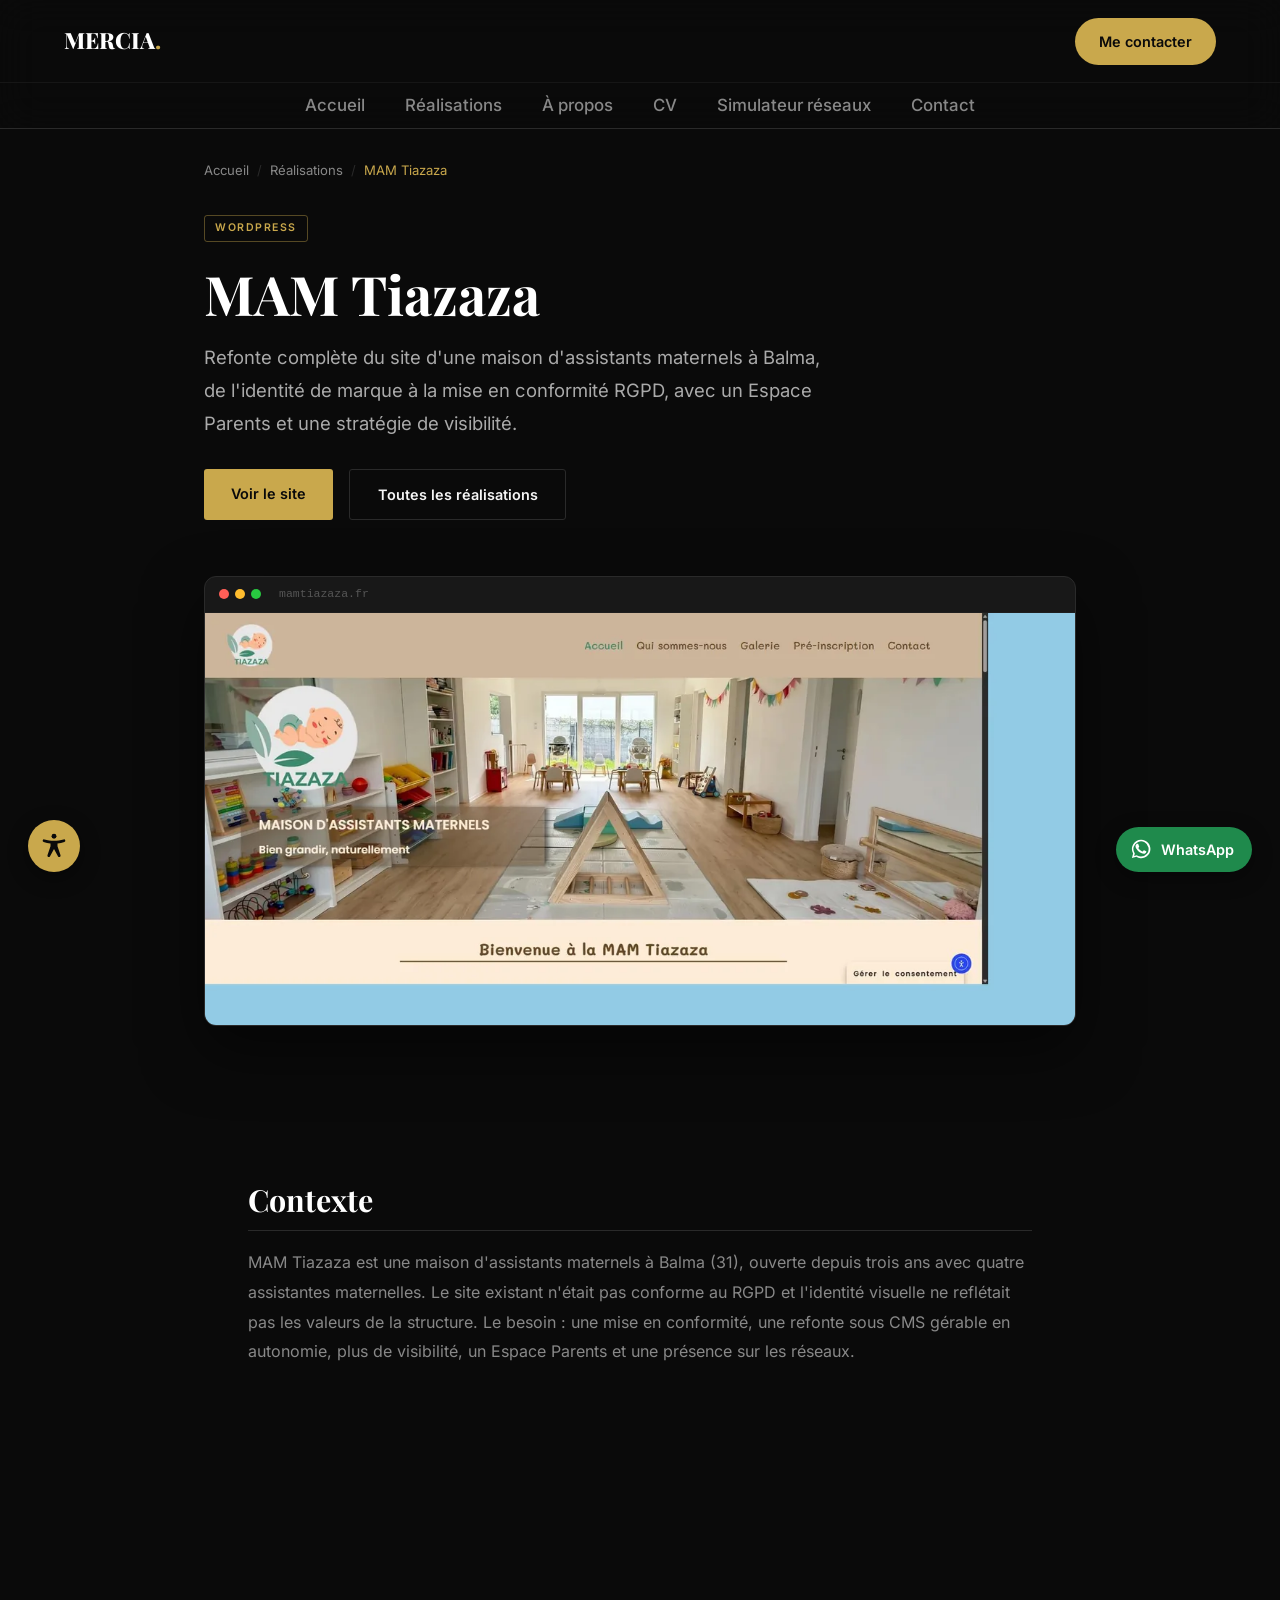
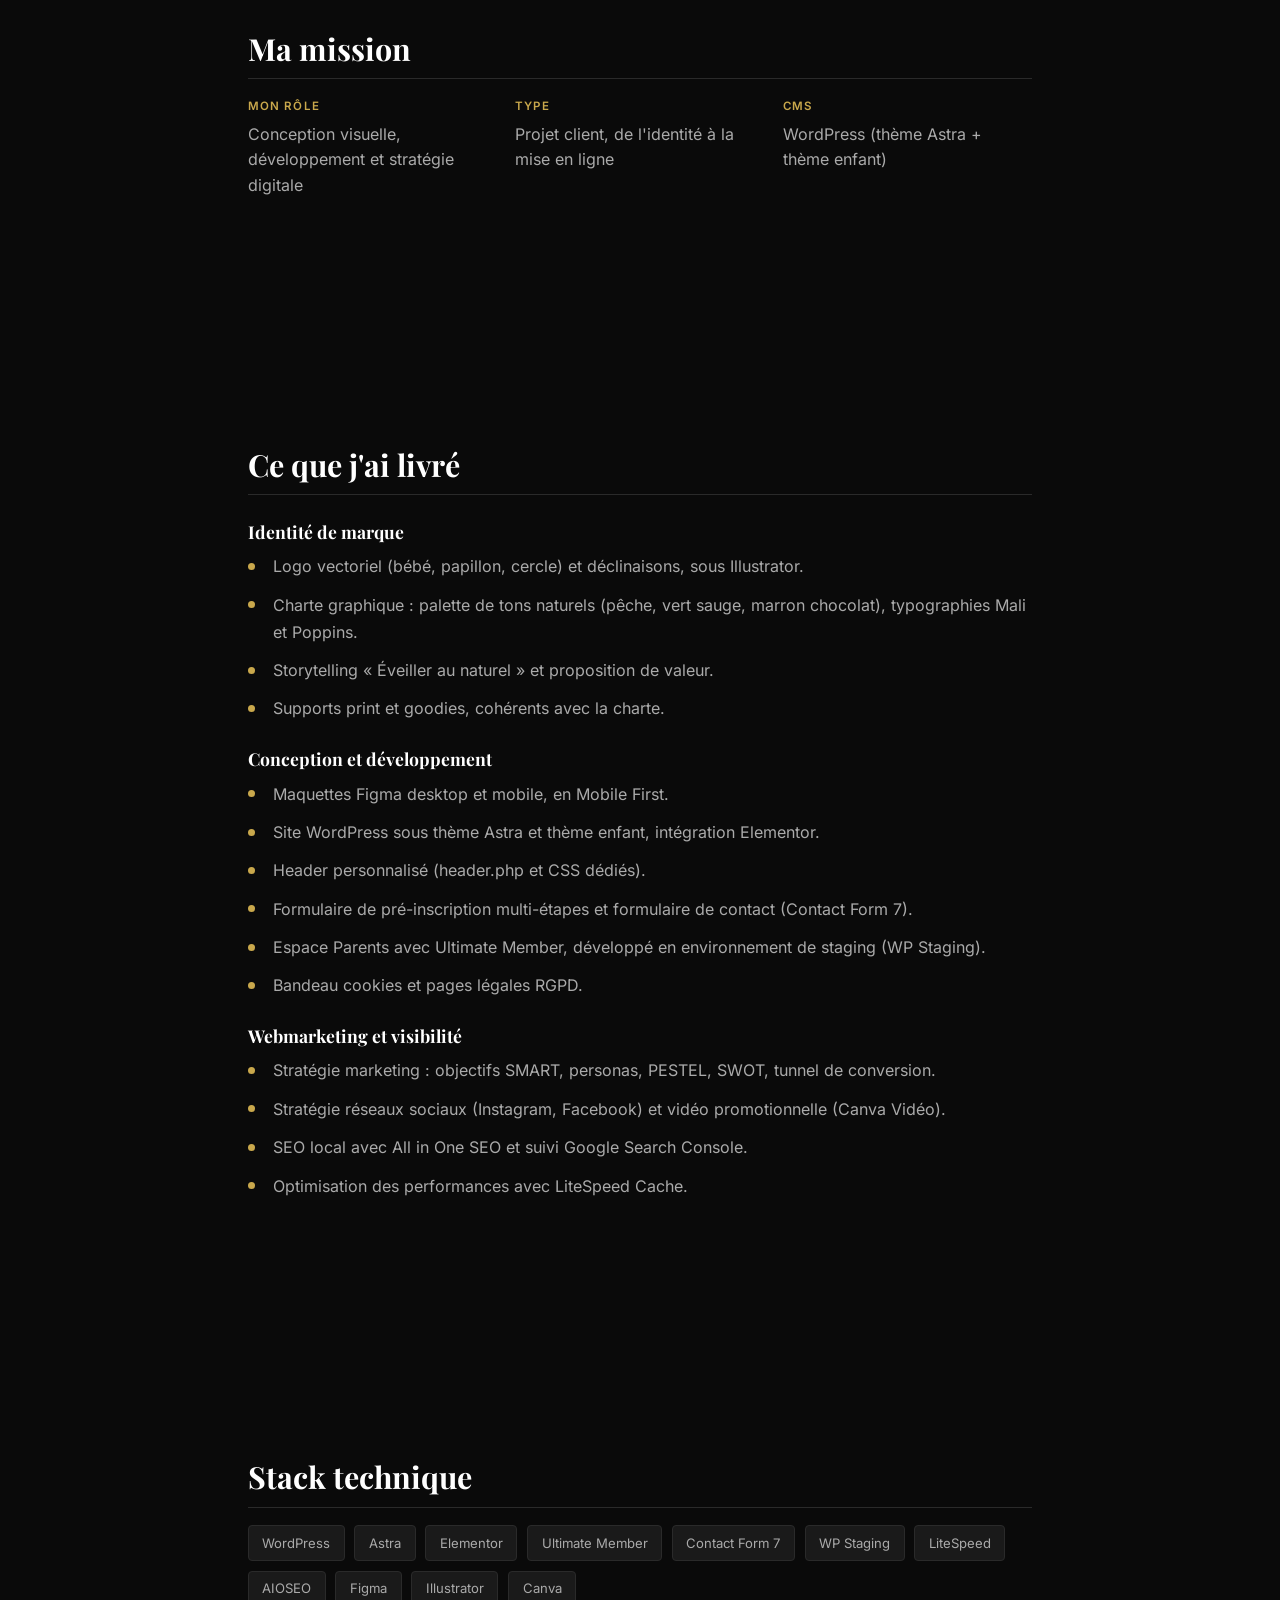
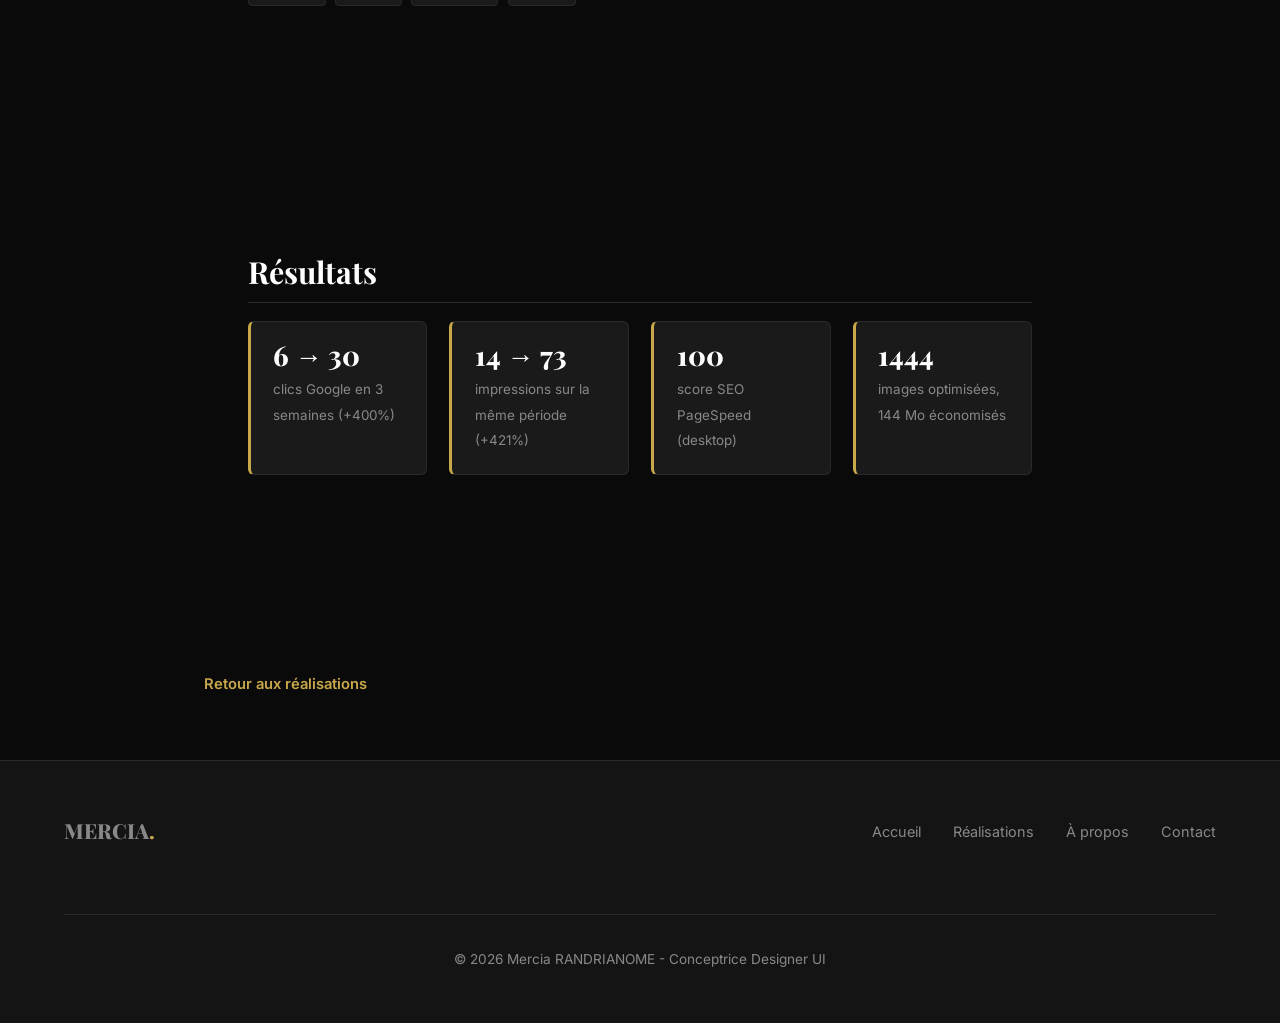
<file: projets/mam-tiazaza.html>
<!doctype html>
<html lang="fr">
  <head>
    <meta charset="UTF-8" />
    <meta name="viewport" content="width=device-width, initial-scale=1.0" />
    <title>MAM Tiazaza, refonte WordPress | Mercia RANDRIANOME</title>
    <meta
      name="description"
      content="Refonte du site MAM Tiazaza (maison d'assistants maternels) : identité de marque, WordPress, Espace Parents, SEO et mise en conformité RGPD."
    />
    <link rel="canonical" href="https://portfolio-mercia.ikala-ni.fr/projets/mam-tiazaza.html" />
    <meta property="og:type" content="article" />
    <meta property="og:title" content="MAM Tiazaza, refonte WordPress | Mercia RANDRIANOME" />
    <meta property="og:description" content="Identité de marque, WordPress, Espace Parents, SEO, RGPD." />
    <meta property="og:image" content="https://portfolio-mercia.ikala-ni.fr/assets/images/og/og-mercia.jpg" />
    <meta property="og:image:width" content="1200" />
    <meta property="og:image:height" content="630" />
    <meta property="og:image:alt" content="Mercia RANDRIANOME, conceptrice designer UI - sites web, conception visuelle, SEO et accessibilité" />
    <meta name="twitter:card" content="summary_large_image" />
    <meta name="twitter:title" content="MAM Tiazaza, refonte WordPress | Mercia RANDRIANOME" />
    <meta name="twitter:description" content="Refonte du site MAM Tiazaza (maison d'assistants maternels) : identité de marque, WordPress, Espace Parents, SEO et mise en conformité RGPD." />
    <meta name="twitter:image" content="https://portfolio-mercia.ikala-ni.fr/assets/images/og/og-mercia.jpg" />
    <link rel="stylesheet" href="../css/style.css" />
    <link rel="stylesheet" href="../css/accessibilite.css" />
    <link rel="stylesheet" href="../css/fiche.css" />
  </head>
  <body>
    <a class="skip-link" href="#contenu">Aller au contenu</a>

    <header class="header">
      <div class="nav">
        <a href="../index.html" class="nav-logo">MERCIA<span>.</span></a>
        <a href="../contact.html" class="nav-cta">Me contacter</a>
        <div class="nav-burger" aria-label="Menu" role="button" tabindex="0">
          <span></span><span></span><span></span>
        </div>
      </div>
      <nav class="nav-sub" aria-label="Navigation principale">
        <ul class="nav-liens">
          <li><a href="../index.html">Accueil</a></li>
          <li><a href="../realisations.html">Réalisations</a></li>
          <li><a href="../apropos.html">À propos</a></li>
          <li><a href="../cv.html">CV</a></li>
          <li><a href="../simulateur.html">Simulateur réseaux</a></li>
          <li><a href="../contact.html">Contact</a></li>
        </ul>
      </nav>
    </header>

    <main id="contenu">
      <nav class="fil" aria-label="Fil d'Ariane">
        <ol>
          <li><a href="../index.html">Accueil</a></li>
          <li class="sep" aria-hidden="true">/</li>
          <li><a href="../realisations.html">Réalisations</a></li>
          <li class="sep" aria-hidden="true">/</li>
          <li aria-current="page">MAM Tiazaza</li>
        </ol>
      </nav>

      <div class="fiche-hero">
        <span class="fiche-badge">WordPress</span>
        <h1>MAM Tiazaza</h1>
        <p class="accroche">
          Refonte complète du site d'une maison d'assistants maternels à Balma,
          de l'identité de marque à la mise en conformité RGPD, avec un Espace
          Parents et une stratégie de visibilité.
        </p>
        <div class="fiche-hero-actions">
          <a href="https://mamtiazaza.fr" target="_blank" rel="noopener" class="fiche-btn fiche-btn-or">Voir le site</a>
          <a href="../realisations.html" class="fiche-btn fiche-btn-contour">Toutes les réalisations</a>
        </div>
      </div>

      <div class="fiche-capture">
        <div class="fiche-frame">
          <div class="fiche-frame-barre">
            <span class="dot r"></span><span class="dot y"></span><span class="dot g"></span>
            <span class="url">mamtiazaza.fr</span>
          </div>
          <img src="../assets/images/projets/mam-cap.webp" alt="Page d'accueil du site MAM Tiazaza" width="1200" height="573" />
        </div>
      </div>

      <div class="fiche-corps">
        <section class="fiche-section">
          <h2>Contexte</h2>
          <p>
            MAM Tiazaza est une maison d'assistants maternels à Balma (31),
            ouverte depuis trois ans avec quatre assistantes maternelles. Le site
            existant n'était pas conforme au RGPD et l'identité visuelle ne
            reflétait pas les valeurs de la structure. Le besoin : une mise en
            conformité, une refonte sous CMS gérable en autonomie, plus de
            visibilité, un Espace Parents et une présence sur les réseaux.
          </p>
        </section>

        <section class="fiche-section">
          <h2>Ma mission</h2>
          <dl class="fiche-meta">
            <div>
              <dt>Mon rôle</dt>
              <dd>Conception visuelle, développement et stratégie digitale</dd>
            </div>
            <div>
              <dt>Type</dt>
              <dd>Projet client, de l'identité à la mise en ligne</dd>
            </div>
            <div>
              <dt>CMS</dt>
              <dd>WordPress (thème Astra + thème enfant)</dd>
            </div>
          </dl>
        </section>

        <section class="fiche-section">
          <h2>Ce que j'ai livré</h2>

          <h3>Identité de marque</h3>
          <ul class="fiche-liste">
            <li>Logo vectoriel (bébé, papillon, cercle) et déclinaisons, sous Illustrator.</li>
            <li>Charte graphique : palette de tons naturels (pêche, vert sauge, marron chocolat), typographies Mali et Poppins.</li>
            <li>Storytelling « Éveiller au naturel » et proposition de valeur.</li>
            <li>Supports print et goodies, cohérents avec la charte.</li>
          </ul>

          <h3>Conception et développement</h3>
          <ul class="fiche-liste">
            <li>Maquettes Figma desktop et mobile, en Mobile First.</li>
            <li>Site WordPress sous thème Astra et thème enfant, intégration Elementor.</li>
            <li>Header personnalisé (header.php et CSS dédiés).</li>
            <li>Formulaire de pré-inscription multi-étapes et formulaire de contact (Contact Form 7).</li>
            <li>Espace Parents avec Ultimate Member, développé en environnement de staging (WP Staging).</li>
            <li>Bandeau cookies et pages légales RGPD.</li>
          </ul>

          <h3>Webmarketing et visibilité</h3>
          <ul class="fiche-liste">
            <li>Stratégie marketing : objectifs SMART, personas, PESTEL, SWOT, tunnel de conversion.</li>
            <li>Stratégie réseaux sociaux (Instagram, Facebook) et vidéo promotionnelle (Canva Vidéo).</li>
            <li>SEO local avec All in One SEO et suivi Google Search Console.</li>
            <li>Optimisation des performances avec LiteSpeed Cache.</li>
          </ul>
        </section>

        <section class="fiche-section">
          <h2>Stack technique</h2>
          <div class="fiche-stack">
            <span>WordPress</span><span>Astra</span><span>Elementor</span>
            <span>Ultimate Member</span><span>Contact Form 7</span><span>WP Staging</span>
            <span>LiteSpeed</span><span>AIOSEO</span><span>Figma</span>
            <span>Illustrator</span><span>Canva</span>
          </div>
        </section>

        <section class="fiche-section">
          <h2>Résultats</h2>
          <div class="fiche-resultats">
            <div class="fiche-resultat">
              <span class="val">6 → 30</span>
              <span class="lab">clics Google en 3 semaines (+400%)</span>
            </div>
            <div class="fiche-resultat">
              <span class="val">14 → 73</span>
              <span class="lab">impressions sur la même période (+421%)</span>
            </div>
            <div class="fiche-resultat">
              <span class="val">100</span>
              <span class="lab">score SEO PageSpeed (desktop)</span>
            </div>
            <div class="fiche-resultat">
              <span class="val">1444</span>
              <span class="lab">images optimisées, 144 Mo économisés</span>
            </div>
          </div>
        </section>
      </div>

      <div class="fiche-nav-bas">
        <a href="../realisations.html" class="fiche-retour">Retour aux réalisations</a>
      </div>
    </main>

    <footer class="footer">
      <div class="footer-contenu">
        <p class="footer-logo">MERCIA<span>.</span></p>
        <div class="footer-liens">
          <a href="../index.html">Accueil</a>
          <a href="../realisations.html">Réalisations</a>
          <a href="../apropos.html">À propos</a>
          <a href="../contact.html">Contact</a>
        </div>
        <p class="footer-copyright">© 2026 Mercia RANDRIANOME - Conceptrice Designer UI</p>
      </div>
    </footer>

    <a class="wa-float" href="https://wa.me/33667955602" target="_blank" rel="noopener" aria-label="Me contacter sur WhatsApp">
      <svg viewBox="0 0 24 24" fill="currentColor" aria-hidden="true">
        <path d="M17.5 14.4c-.3-.2-1.8-.9-2-1-.3-.1-.5-.2-.7.1-.2.3-.8 1-.9 1.1-.2.2-.3.2-.6.1-.3-.2-1.3-.5-2.4-1.5-.9-.8-1.5-1.8-1.7-2.1-.2-.3 0-.5.1-.6.1-.1.3-.3.4-.5.1-.2.2-.3.3-.5.1-.2 0-.4 0-.5-.1-.1-.7-1.6-.9-2.2-.2-.6-.5-.5-.7-.5h-.6c-.2 0-.5.1-.8.4-.3.3-1 1-1 2.4 0 1.4 1 2.8 1.2 3 .1.2 2 3.1 4.9 4.3.7.3 1.2.5 1.6.6.7.2 1.3.2 1.8.1.6-.1 1.8-.7 2-1.4.3-.7.3-1.3.2-1.4-.1-.1-.3-.2-.6-.4z M12 2a10 10 0 0 0-8.6 15l-1.3 4.8 4.9-1.3A10 10 0 1 0 12 2zm0 18.3c-1.5 0-3-.4-4.3-1.2l-.3-.2-2.9.8.8-2.8-.2-.3A8.3 8.3 0 1 1 12 20.3z"/>
      </svg>
      <span class="wa-label">WhatsApp</span>
    </a>

    <script src="../js/main.js?v=2"></script>
    <script src="../js/accessibilite.js?v=1"></script>
  </body>
</html>
</file>
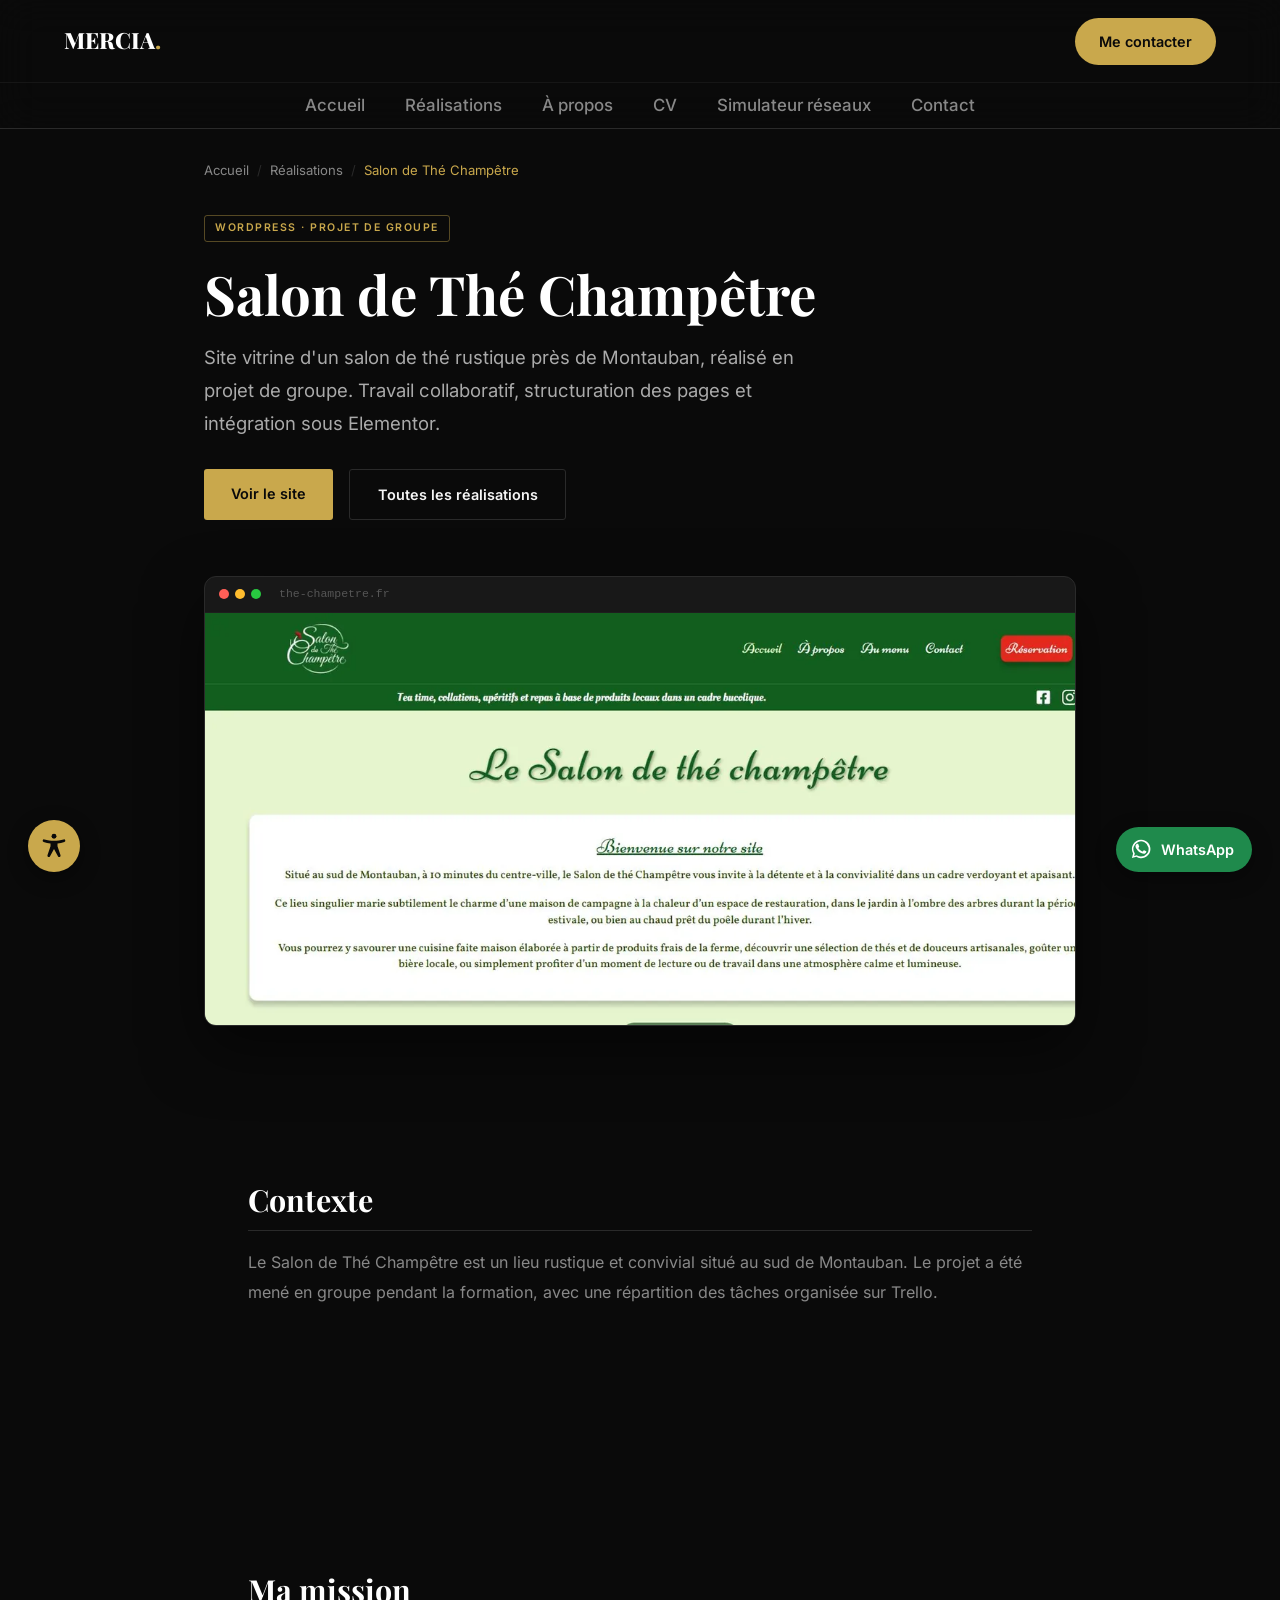
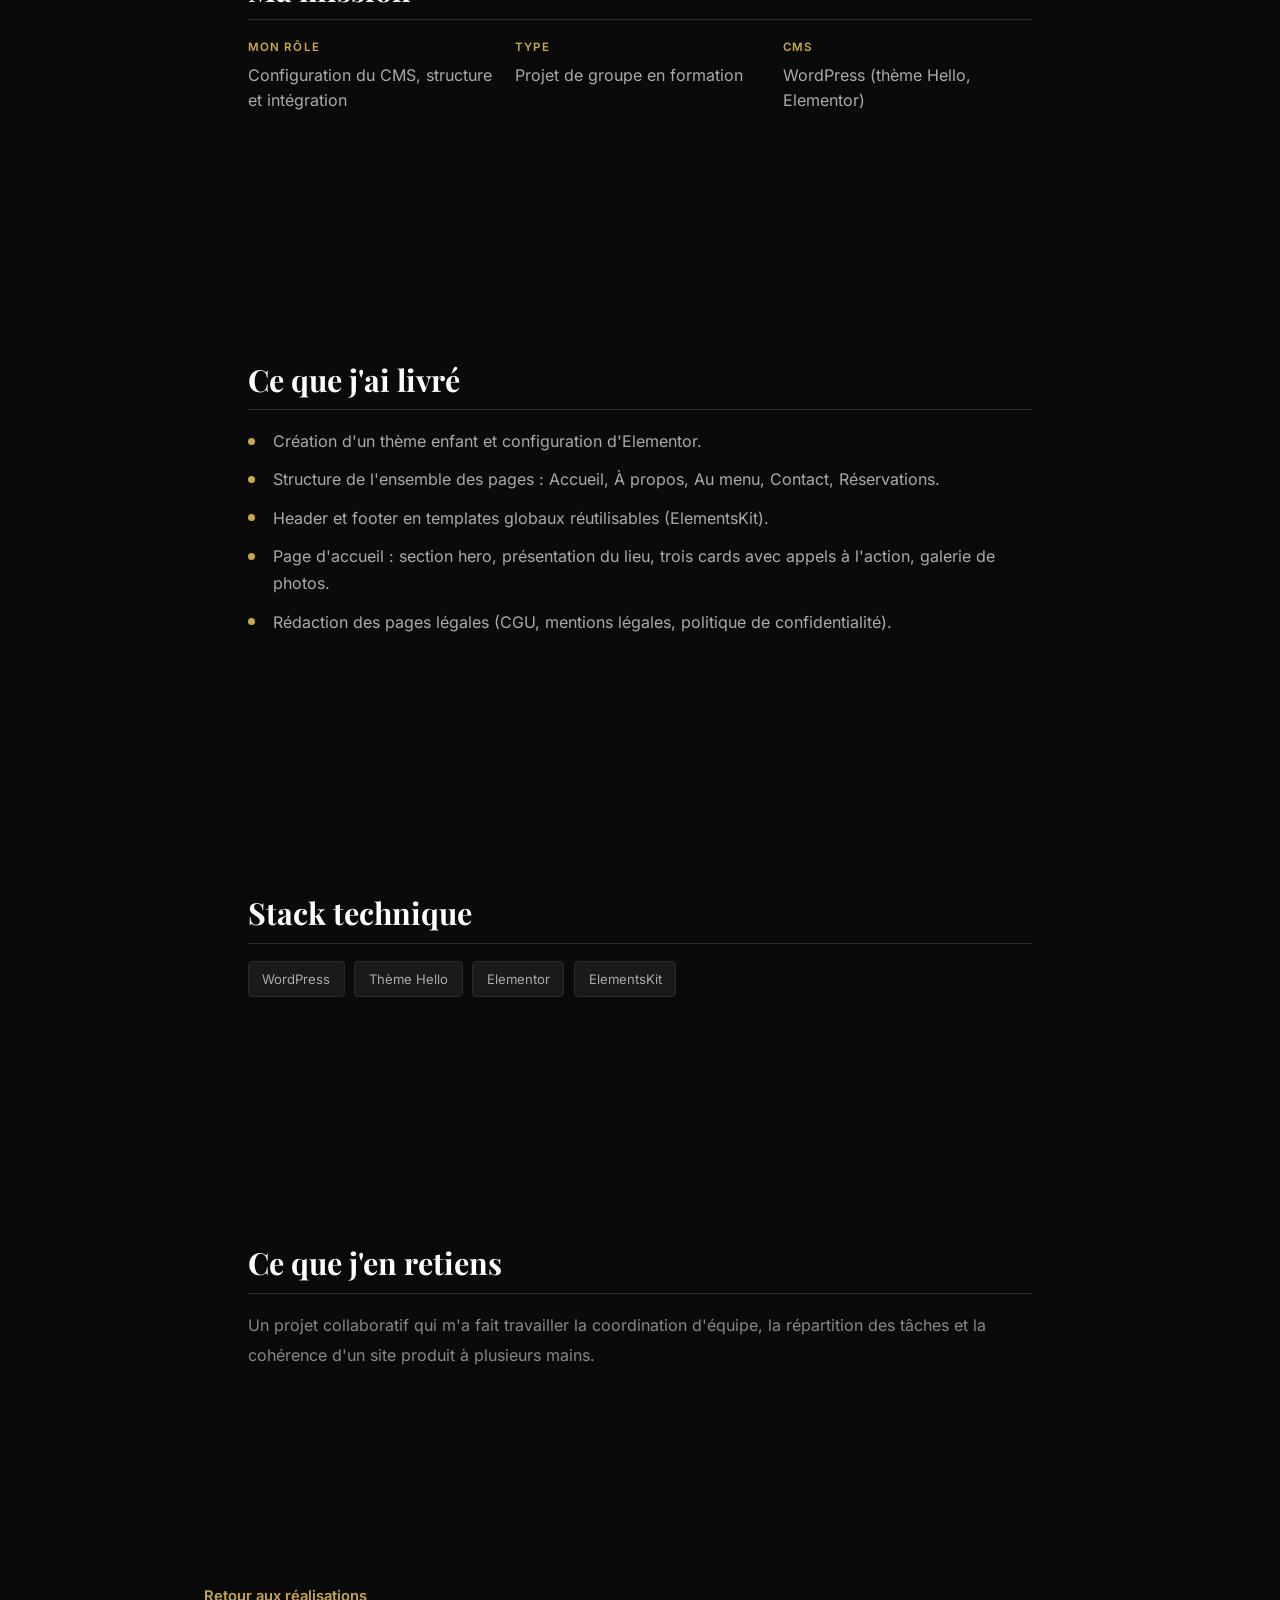
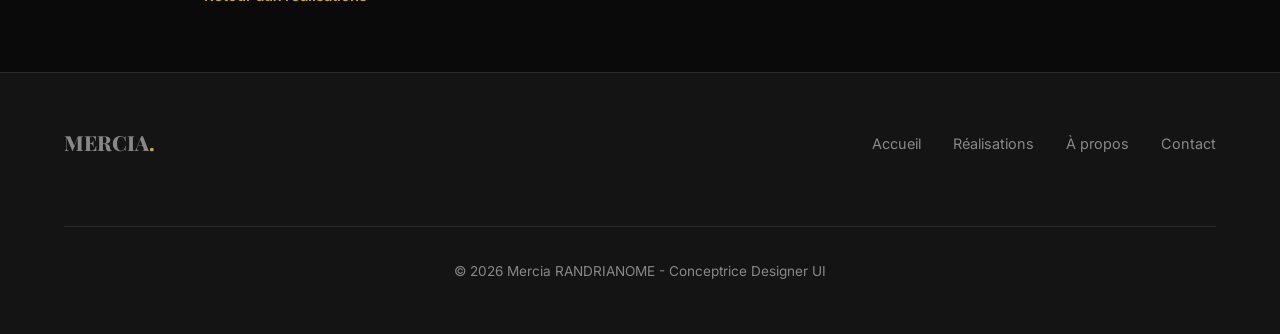
<file: projets/salon-de-the-champetre.html>
<!doctype html>
<html lang="fr">
  <head>
    <meta charset="UTF-8" />
    <meta name="viewport" content="width=device-width, initial-scale=1.0" />
    <title>Salon de Thé Champêtre, site WordPress | Mercia RANDRIANOME</title>
    <meta
      name="description"
      content="Site WordPress du Salon de Thé Champêtre, réalisé en projet de groupe : structure des pages, intégration Elementor et pages légales RGPD."
    />
    <link rel="canonical" href="https://portfolio-mercia.ikala-ni.fr/projets/salon-de-the-champetre.html" />
    <meta property="og:type" content="article" />
    <meta property="og:title" content="Salon de Thé Champêtre, site WordPress | Mercia RANDRIANOME" />
    <meta property="og:description" content="Projet de groupe : structure, intégration Elementor, pages RGPD." />
    <meta property="og:image" content="https://portfolio-mercia.ikala-ni.fr/assets/images/og/og-mercia.jpg" />
    <meta property="og:image:width" content="1200" />
    <meta property="og:image:height" content="630" />
    <meta property="og:image:alt" content="Mercia RANDRIANOME, conceptrice designer UI - sites web, conception visuelle, SEO et accessibilité" />
    <meta name="twitter:card" content="summary_large_image" />
    <meta name="twitter:title" content="Salon de Thé Champêtre, site WordPress | Mercia RANDRIANOME" />
    <meta name="twitter:description" content="Site WordPress du Salon de Thé Champêtre, réalisé en projet de groupe : structure des pages, intégration Elementor et pages légales RGPD." />
    <meta name="twitter:image" content="https://portfolio-mercia.ikala-ni.fr/assets/images/og/og-mercia.jpg" />
    <link rel="stylesheet" href="../css/style.css" />
    <link rel="stylesheet" href="../css/accessibilite.css" />
    <link rel="stylesheet" href="../css/fiche.css" />
  </head>
  <body>
    <a class="skip-link" href="#contenu">Aller au contenu</a>

    <header class="header">
      <div class="nav">
        <a href="../index.html" class="nav-logo">MERCIA<span>.</span></a>
        <a href="../contact.html" class="nav-cta">Me contacter</a>
        <div class="nav-burger" aria-label="Menu" role="button" tabindex="0">
          <span></span><span></span><span></span>
        </div>
      </div>
      <nav class="nav-sub" aria-label="Navigation principale">
        <ul class="nav-liens">
          <li><a href="../index.html">Accueil</a></li>
          <li><a href="../realisations.html">Réalisations</a></li>
          <li><a href="../apropos.html">À propos</a></li>
          <li><a href="../cv.html">CV</a></li>
          <li><a href="../simulateur.html">Simulateur réseaux</a></li>
          <li><a href="../contact.html">Contact</a></li>
        </ul>
      </nav>
    </header>

    <main id="contenu">
      <nav class="fil" aria-label="Fil d'Ariane">
        <ol>
          <li><a href="../index.html">Accueil</a></li>
          <li class="sep" aria-hidden="true">/</li>
          <li><a href="../realisations.html">Réalisations</a></li>
          <li class="sep" aria-hidden="true">/</li>
          <li aria-current="page">Salon de Thé Champêtre</li>
        </ol>
      </nav>

      <div class="fiche-hero">
        <span class="fiche-badge">WordPress · Projet de groupe</span>
        <h1>Salon de Thé Champêtre</h1>
        <p class="accroche">
          Site vitrine d'un salon de thé rustique près de Montauban, réalisé en
          projet de groupe. Travail collaboratif, structuration des pages et
          intégration sous Elementor.
        </p>
        <div class="fiche-hero-actions">
          <a href="https://the-champetre.fr/" target="_blank" rel="noopener" class="fiche-btn fiche-btn-or">Voir le site</a>
          <a href="../realisations.html" class="fiche-btn fiche-btn-contour">Toutes les réalisations</a>
        </div>
      </div>

      <div class="fiche-capture">
        <div class="fiche-frame">
          <div class="fiche-frame-barre">
            <span class="dot r"></span><span class="dot y"></span><span class="dot g"></span>
            <span class="url">the-champetre.fr</span>
          </div>
          <img src="../assets/images/projets/salon-cap.webp" alt="Page d'accueil du site Salon de Thé Champêtre" width="1200" height="573" />
        </div>
      </div>

      <div class="fiche-corps">
        <section class="fiche-section">
          <h2>Contexte</h2>
          <p>
            Le Salon de Thé Champêtre est un lieu rustique et convivial situé au
            sud de Montauban. Le projet a été mené en groupe pendant la
            formation, avec une répartition des tâches organisée sur Trello.
          </p>
        </section>

        <section class="fiche-section">
          <h2>Ma mission</h2>
          <dl class="fiche-meta">
            <div>
              <dt>Mon rôle</dt>
              <dd>Configuration du CMS, structure et intégration</dd>
            </div>
            <div>
              <dt>Type</dt>
              <dd>Projet de groupe en formation</dd>
            </div>
            <div>
              <dt>CMS</dt>
              <dd>WordPress (thème Hello, Elementor)</dd>
            </div>
          </dl>
        </section>

        <section class="fiche-section">
          <h2>Ce que j'ai livré</h2>
          <ul class="fiche-liste">
            <li>Création d'un thème enfant et configuration d'Elementor.</li>
            <li>Structure de l'ensemble des pages : Accueil, À propos, Au menu, Contact, Réservations.</li>
            <li>Header et footer en templates globaux réutilisables (ElementsKit).</li>
            <li>Page d'accueil : section hero, présentation du lieu, trois cards avec appels à l'action, galerie de photos.</li>
            <li>Rédaction des pages légales (CGU, mentions légales, politique de confidentialité).</li>
          </ul>
        </section>

        <section class="fiche-section">
          <h2>Stack technique</h2>
          <div class="fiche-stack">
            <span>WordPress</span><span>Thème Hello</span><span>Elementor</span>
            <span>ElementsKit</span>
          </div>
        </section>

        <section class="fiche-section">
          <h2>Ce que j'en retiens</h2>
          <p>
            Un projet collaboratif qui m'a fait travailler la coordination
            d'équipe, la répartition des tâches et la cohérence d'un site produit
            à plusieurs mains.
          </p>
        </section>
      </div>

      <div class="fiche-nav-bas">
        <a href="../realisations.html" class="fiche-retour">Retour aux réalisations</a>
      </div>
    </main>

    <footer class="footer">
      <div class="footer-contenu">
        <p class="footer-logo">MERCIA<span>.</span></p>
        <div class="footer-liens">
          <a href="../index.html">Accueil</a>
          <a href="../realisations.html">Réalisations</a>
          <a href="../apropos.html">À propos</a>
          <a href="../contact.html">Contact</a>
        </div>
        <p class="footer-copyright">© 2026 Mercia RANDRIANOME - Conceptrice Designer UI</p>
      </div>
    </footer>

    <a class="wa-float" href="https://wa.me/33667955602" target="_blank" rel="noopener" aria-label="Me contacter sur WhatsApp">
      <svg viewBox="0 0 24 24" fill="currentColor" aria-hidden="true">
        <path d="M17.5 14.4c-.3-.2-1.8-.9-2-1-.3-.1-.5-.2-.7.1-.2.3-.8 1-.9 1.1-.2.2-.3.2-.6.1-.3-.2-1.3-.5-2.4-1.5-.9-.8-1.5-1.8-1.7-2.1-.2-.3 0-.5.1-.6.1-.1.3-.3.4-.5.1-.2.2-.3.3-.5.1-.2 0-.4 0-.5-.1-.1-.7-1.6-.9-2.2-.2-.6-.5-.5-.7-.5h-.6c-.2 0-.5.1-.8.4-.3.3-1 1-1 2.4 0 1.4 1 2.8 1.2 3 .1.2 2 3.1 4.9 4.3.7.3 1.2.5 1.6.6.7.2 1.3.2 1.8.1.6-.1 1.8-.7 2-1.4.3-.7.3-1.3.2-1.4-.1-.1-.3-.2-.6-.4z M12 2a10 10 0 0 0-8.6 15l-1.3 4.8 4.9-1.3A10 10 0 1 0 12 2zm0 18.3c-1.5 0-3-.4-4.3-1.2l-.3-.2-2.9.8.8-2.8-.2-.3A8.3 8.3 0 1 1 12 20.3z"/>
      </svg>
      <span class="wa-label">WhatsApp</span>
    </a>

    <script src="../js/main.js?v=2"></script>
    <script src="../js/accessibilite.js?v=1"></script>
  </body>
</html>
</file>
<file: css/style.css>
/* ══════════════════════════════════════════════════════════════════════════════
   STYLE.CSS - Styles globaux du portfolio
   RANDRIANOME Mercia
   
   Ce fichier contient TOUS les styles partagés entre les pages :
   - Variables (couleurs, polices)
   - Reset CSS
   - Navigation
   - Boutons
   - Footer
   - Responsive
══════════════════════════════════════════════════════════════════════════════ */


/* ==============================================================================
   1. POLICES AUTO-HÉBERGÉES (woff2, éco-conception)
   ==============================================================================

   Deux familles, aucun appel réseau tiers :
   - Playfair Display : titres (serif éditorial, élégant)
   - Inter : corps de texte (sans-serif lisible)

   Ce sont des polices variables : un seul fichier couvre tous les poids.
   font-display: swap = le texte s'affiche tout de suite avec une police
   système, puis bascule sur la vraie police une fois chargée.
*/
@font-face {
    font-family: 'Playfair Display';
    font-style: normal;
    font-weight: 400 900;
    font-display: swap;
    src: url('../assets/fonts/playfair-latin.woff2') format('woff2');
}

@font-face {
    font-family: 'Inter';
    font-style: normal;
    font-weight: 100 900;
    font-display: swap;
    src: url('../assets/fonts/inter-latin.woff2') format('woff2');
}


/* ==============================================================================
   2. VARIABLES CSS (Personnalisation facile)
   ==============================================================================
   
   Les variables permettent de changer les couleurs/polices à UN SEUL endroit.
   Pour modifier une couleur sur tout le site, change juste la valeur ici.
   
   Utilisation : var(--nom-de-la-variable)
   Exemple : background-color: var(--noir-profond);
*/
:root {
    
    /* --- COULEURS PRINCIPALES --- */
    --noir-profond: #0a0a0a;      /* Fond principal (presque noir) */
    --noir-secondaire: #141414;    /* Fond des sections alternées */
    --gris-fonce: #1a1a1a;         /* Fond des cartes */
    --gris-bordure: #2a2a2a;       /* Couleur des bordures */
    
    /* --- COULEURS DE TEXTE --- */
    --blanc: #f5f5f5;              /* Texte principal */
    --blanc-pur: #ffffff;          /* Titres */
    --gris-texte: #888888;         /* Texte secondaire (paragraphes) */
    --gris-clair: #aaaaaa;         /* Texte léger */
    
    /* --- COULEUR D'ACCENT (OR) --- */
    --or: #c9a84c;                 /* Couleur principale d'accent */
    --or-clair: #dabb62;           /* Or au survol (hover) */
    --or-fonce: #a8893a;           /* Or foncé si besoin */
    
    /* --- POLICES --- */
    --font-titre: 'Playfair Display', Georgia, serif;
    --font-corps: 'Inter', system-ui, sans-serif;
    
    /* --- TRANSITIONS (animations fluides) --- */
    --transition-rapide: 0.3s ease;
    --transition-moyenne: 0.5s ease;
    
    /* --- OMBRES --- */
    --ombre-carte: 0 4px 20px rgba(0, 0, 0, 0.3);
    --ombre-or: 0 4px 20px rgba(212, 175, 55, 0.3);
    
    /* --- ESPACEMENTS --- */
    --padding-page: 5%;            /* Marge gauche/droite des pages */
}


/* ==============================================================================
   3. RESET CSS (Remise à zéro des styles par défaut)
   ==============================================================================
   
   Les navigateurs appliquent des styles par défaut (marges, padding...).
   Le reset permet de partir sur une base propre et identique partout.
*/

/* Applique box-sizing à tous les éléments */
* {
    margin: 0;
    padding: 0;
    box-sizing: border-box;  /* Les padding/border sont inclus dans la largeur */
}

/* Défilement fluide quand on clique sur un lien ancre (#section) */
html {
    scroll-behavior: smooth;
}

/* Styles de base du body */
body {
    font-family: var(--font-corps);
    background-color: var(--noir-profond);
    color: var(--blanc);
    line-height: 1.6;
    overflow-x: hidden;
}

/* Personnalisation de la sélection de texte */
::selection {
    background-color: var(--or);
    color: var(--noir-profond);
}


/* ==============================================================================
   4. ÉLÉMENTS DE BASE (liens, images, titres, paragraphes)
   ==============================================================================
*/

/* --- LIENS --- */
a {
    text-decoration: none;           /* Pas de soulignement */
    color: inherit;                  /* Hérite la couleur du parent */
    transition: var(--transition-rapide);
}

/* --- IMAGES --- */
img {
    max-width: 100%;                 /* Ne dépasse jamais son conteneur */
    height: auto;
    display: block;                  /* Évite l'espace sous les images */
}

/* --- TITRES --- */
h1, h2, h3, h4, h5, h6 {
    font-family: var(--font-titre);
    font-weight: 700;
    line-height: 1.2;
    color: var(--blanc-pur);
}

.hero-note {
    font-size: 0.85em;
    opacity: 0.7;
}


/* Tailles des titres (responsive avec clamp) */
/* clamp(min, preferred, max) = taille minimum, idéale, maximum */
h1 { font-size: clamp(2.5rem, 6vw, 5rem); }
h1 span { display: block;
  font-size: 0.55em;
  line-height: 1.1; }
h2 { font-size: clamp(2rem, 4vw, 3rem); }
h3 { font-size: clamp(1.3rem, 2.5vw, 1.8rem); }

/* --- PARAGRAPHES --- */
p {
    color: var(--gris-texte);
    font-size: 1rem;
    line-height: 1.8;
}


/* ==============================================================================
   5. NAVIGATION
   ==============================================================================
   
   La navigation est fixée en haut de l'écran (position: fixed).
   Elle reste visible quand on scroll.
*/

/* ── HEADER global (conteneur fixe à 2 niveaux) ── */
.header {
    position: fixed;
    top: 0;
    left: 0;
    right: 0;
    z-index: 1000;
    background-color: rgba(10, 10, 10, 0.9);
    backdrop-filter: blur(20px);
    border-bottom: 1px solid var(--gris-bordure);
}

/* ── Barre 1 : Logo + CTA + Burger ── */
.nav {
    display: flex;
    justify-content: space-between;
    align-items: center;
    padding: 1.1rem var(--padding-page);
}

/* ── Barre 2 : Liens de navigation ── */
.nav-sub {
    border-top: 1px solid rgba(255,255,255,0.05);
    display: flex;
    justify-content: center;
    padding: 0.55rem var(--padding-page);
}

/* --- LOGO --- */
.nav-logo {
    font-family: var(--font-titre);
    font-size: 1.4rem;
    font-weight: 800;
    color: var(--blanc-pur);
}

/* Le point après "MERCIA" est en or */
.nav-logo span {
    color: var(--or);
}

/* --- LIENS DE NAVIGATION --- */
.nav-liens {
    display: flex;
    gap: 2.5rem;                     /* Espace entre les liens */
    list-style: none;                /* Pas de puces */
}

.nav-liens a {
    font-size: 1.05rem;
    font-weight: 500;
    color: var(--gris-texte);
    position: relative;              /* Pour l'animation du soulignement */
    padding: 0.5rem 0;
}

/* Soulignement animé au survol */
.nav-liens a::after {
    content: '';
    position: absolute;
    bottom: 0;
    left: 0;
    width: 0;                        /* Invisible par défaut */
    height: 2px;
    background-color: var(--or);
    transition: var(--transition-rapide);
}

/* Au survol : texte blanc + soulignement visible */
.nav-liens a:hover {
    color: var(--blanc-pur);
}

.nav-liens a:hover::after {
    width: 100%;                     /* Le soulignement apparaît */
}

/* Lien de la page actuelle (classe "actif") */
.nav-liens a.actif {
    color: var(--or);
}

.nav-liens a.actif::after {
    width: 100%;
}

/* --- BOUTON "ME CONTACTER" --- */
.nav-cta {
    background-color: var(--or);
    color: var(--noir-profond);
    padding: 0.75rem 1.5rem;
    border-radius: 50px;             /* Bouton arrondi */
    font-size: 0.9rem;
    font-weight: 600;
}

.nav-cta:hover {
    background-color: var(--or-clair);
    box-shadow: var(--ombre-or);
    transform: translateY(-2px);     /* Légère élévation */
}

/* --- MENU BURGER (mobile) --- */
/* Caché par défaut, visible uniquement sur mobile */
.nav-burger {
    display: none;
    flex-direction: column;
    gap: 5px;
    cursor: pointer;
}

.nav-burger span {
    width: 25px;
    height: 2px;
    background-color: var(--blanc);
    transition: var(--transition-rapide);
}


/* ==============================================================================
   6. BOUTONS RÉUTILISABLES
   ==============================================================================
   
   Classes à combiner : .btn + .btn-principal OU .btn + .btn-secondaire
   Exemple : <a href="#" class="btn btn-principal">Cliquez ici</a>
*/

/* Style de base pour tous les boutons */
.btn {
    display: inline-flex;
    align-items: center;
    gap: 0.5rem;                     /* Espace entre texte et icône */
    padding: 1rem 2rem;
    border-radius: 50px;
    font-family: var(--font-corps);
    font-size: 0.95rem;
    font-weight: 600;
    cursor: pointer;
    border: none;
    transition: var(--transition-rapide);
}

/* Bouton principal (fond or) */
.btn-principal {
    background-color: var(--or);
    color: var(--noir-profond);
}

.btn-principal:hover {
    background-color: var(--or-clair);
    box-shadow: var(--ombre-or);
    transform: translateY(-3px);
}

/* Bouton secondaire (contour) */
.btn-secondaire {
    background-color: transparent;
    color: var(--blanc);
    border: 1px solid var(--gris-bordure);
}

.btn-secondaire:hover {
    border-color: var(--or);
    color: var(--or);
}


/* ==============================================================================
   7. SECTIONS (styles communs)
   ==============================================================================
*/

section {
    padding: clamp(3.75rem, 8vw, 6.25rem) var(--padding-page);
}

/* Titre de section avec mot en or */
.section-titre {
    margin-bottom: 1rem;
}

.section-titre span {
    color: var(--or);
}

/* Sous-titre de section */
.section-soustitre {
    color: var(--gris-texte);
    font-size: 1.1rem;
    max-width: 600px;
    margin-bottom: 3rem;
}

/* Conteneur pour centrer le contenu */
.conteneur {
    max-width: 1400px;
    margin: 0 auto;
}


/* ==============================================================================
   8. FOOTER (pied de page)
   ==============================================================================
*/

.footer {
    background-color: var(--noir-secondaire);
    border-top: 1px solid var(--gris-bordure);
    padding: clamp(2rem, 4vw, 3.75rem) var(--padding-page);
}

.footer-contenu {
    display: flex;
    justify-content: space-between;
    align-items: center;
    flex-wrap: wrap;                 /* Passe en colonne si pas assez de place */
    gap: 2rem;
}

/* Logo du footer */
.footer-logo {
    font-family: var(--font-titre);
    font-size: 1.3rem;
    font-weight: 800;
}

.footer-logo span {
    color: var(--or);
}

/* Liens du footer */
.footer-liens {
    display: flex;
    gap: 2rem;
    list-style: none;
}

.footer-liens a {
    color: var(--gris-texte);
    font-size: 0.9rem;
}

.footer-liens a:hover {
    color: var(--or);
}

/* Icônes réseaux sociaux */
.footer-reseaux {
    display: flex;
    gap: 1rem;
}

.footer-reseaux a {
    width: 40px;
    height: 40px;
    display: flex;
    align-items: center;
    justify-content: center;
    background-color: var(--gris-fonce);
    border-radius: 50%;
    color: var(--gris-texte);
}

.footer-reseaux a:hover {
    background-color: var(--or);
    color: var(--noir-profond);
}

/* Copyright */
.footer-copyright {
    width: 100%;
    text-align: center;
    padding-top: 2rem;
    margin-top: 2rem;
    border-top: 1px solid var(--gris-bordure);
    color: var(--gris-texte);
    font-size: 0.85rem;
}


/* ==============================================================================
   9. ANIMATIONS
   ==============================================================================
*/

/* Animation d'apparition (utilisée pour le hero) */
@keyframes apparition {
    from {
        opacity: 0;
        transform: translateY(30px);
    }
    to {
        opacity: 1;
        transform: translateY(0);
    }
}

/* Animation de pulsation (pour les points décoratifs) */
@keyframes pulse {
    0%, 100% { opacity: 1; }
    50% { opacity: 0.5; }
}


/* ==============================================================================
   10. RESPONSIVE (adaptation mobile/tablette)
   ==============================================================================
   
   @media permet d'appliquer des styles selon la taille d'écran.
   max-width: 768px = écrans de 768px de large ou moins (mobiles)
*/

/* --- TABLETTE (1024px et moins) --- */
@media screen and (max-width: 1024px) {
    :root {
        --padding-page: 4%;
    }
    
    .nav-liens {
        gap: 1.5rem;
    }
}

/* --- MOBILE (768px et moins) --- */
@media screen and (max-width: 768px) {
    :root {
        --padding-page: 20px;
    }

    /* Burger visible */
    .nav-burger {
        display: flex;
        position: relative;
        z-index: 1002;
    }

    /* Animation burger → X */
    .nav-burger.actif span:nth-child(1) { transform: rotate(45deg) translate(5px, 5px); }
    .nav-burger.actif span:nth-child(2) { opacity: 0; transform: scaleX(0); }
    .nav-burger.actif span:nth-child(3) { transform: rotate(-45deg) translate(5px, -5px); }

    /* Barre 2 — liens compacts toujours visibles */
    .nav-sub {
        padding: 0.5rem var(--padding-page);
    }

    .nav-liens {
        flex-wrap: wrap;
        justify-content: center;
        gap: 0.45rem 1.1rem;
    }

    .nav-liens a {
        font-size: 0.68rem;
        letter-spacing: 0.06em;
        text-transform: uppercase;
        font-weight: 600;
    }

    /* Overlay plein écran quand burger actif */
    .nav-liens.actif {
        position: fixed;
        inset: 0;
        display: flex;
        flex-direction: column;
        justify-content: center;
        align-items: center;
        gap: 1.1rem;
        background-color: rgba(13, 13, 13, 0.97);
        backdrop-filter: blur(16px);
        z-index: 1001;
    }

    .nav-liens.actif a {
        font-size: 1.1rem;
        font-family: var(--font-titre);
        font-weight: 700;
        color: var(--blanc-pur);
        text-transform: none;
        letter-spacing: 0;
    }

    .nav-liens.actif a.actif,
    .nav-liens.actif a:hover { color: var(--or); }

    /* Cache CTA sur mobile */
    .nav-cta { display: none; }

    .footer-contenu { flex-direction: column; text-align: center; }
    .footer-liens { flex-wrap: wrap; justify-content: center; }
}

/* --- TRÈS PETITS MOBILES (380px et moins) --- */
@media screen and (max-width: 380px) {
    :root {
        --padding-page: 14px;
    }
}


/* ==============================================================================
   11. ACCESSIBILITÉ
   ==============================================================================
*/

/* --- CONTENU RÉSERVÉ AUX LECTEURS D'ÉCRAN --- */
.visually-hidden {
    position: absolute;
    width: 1px;
    height: 1px;
    padding: 0;
    margin: -1px;
    overflow: hidden;
    clip: rect(0, 0, 0, 0);
    white-space: nowrap;
    border: 0;
}

/* --- LIEN D'ÉVITEMENT (skip-link) --- */
/* Premier élément focusable de la page : permet de sauter la nav au clavier. */
.skip-link {
    position: absolute;
    left: 50%;
    top: 0;
    transform: translate(-50%, -120%);
    z-index: 2000;
    background-color: var(--or);
    color: var(--noir-profond);
    font-family: var(--font-corps);
    font-weight: 600;
    font-size: 0.95rem;
    padding: 0.75rem 1.5rem;
    border-radius: 0 0 6px 6px;
    transition: transform 0.2s ease;
}

.skip-link:focus {
    transform: translate(-50%, 0);
    outline: 2px solid var(--noir-profond);
    outline-offset: 2px;
}

/* --- FOCUS VISIBLE (jamais supprimé) --- */
a:focus-visible,
button:focus-visible,
input:focus-visible,
select:focus-visible,
textarea:focus-visible,
[tabindex]:focus-visible {
    outline: 2px solid var(--or);
    outline-offset: 3px;
    border-radius: 2px;
}

/* --- MOUVEMENT RÉDUIT --- */
/* Respecte le réglage système : coupe toutes les animations et transitions. */
@media (prefers-reduced-motion: reduce) {
    *,
    *::before,
    *::after {
        animation-duration: 0.001ms !important;
        animation-iteration-count: 1 !important;
        transition-duration: 0.001ms !important;
        scroll-behavior: auto !important;
    }
}


/* ==============================================================================
   12. BOUTON WHATSAPP FLOTTANT
   ==============================================================================
   Remplace l'ancien chatbot. Contact direct, une seule requête (SVG inline).
*/

.wa-float {
    position: fixed;
    right: clamp(16px, 3vw, 28px);
    bottom: clamp(16px, 3vw, 28px);
    z-index: 900;
    display: inline-flex;
    align-items: center;
    gap: 0.6rem;
    padding: 0.7rem 1.1rem 0.7rem 0.85rem;
    background-color: #1f8a4c;
    color: #ffffff;
    font-family: var(--font-corps);
    font-size: 0.9rem;
    font-weight: 600;
    border-radius: 50px;
    box-shadow: 0 6px 20px rgba(0, 0, 0, 0.35);
    transition: transform 0.25s ease, box-shadow 0.25s ease;
}

.wa-float:hover {
    transform: translateY(-2px);
    box-shadow: 0 8px 26px rgba(31, 138, 76, 0.45);
    color: #ffffff;
}

.wa-float svg {
    width: 22px;
    height: 22px;
    flex-shrink: 0;
}

/* Sur mobile : bouton rond, sans libellé */
@media screen and (max-width: 560px) {
    .wa-float {
        padding: 0.85rem;
        gap: 0;
    }
    .wa-float .wa-label {
        display: none;
    }
}
</file>
<file: css/accessibilite.css>
/* ══════════════════════════════════════════════════════════════════════
   RÉGLAGES D'ACCESSIBILITÉ
   Bouton flottant + panneau de préférences, mémorisées dans le navigateur.
   ══════════════════════════════════════════════════════════════════════ */

/* ── Bouton flottant (en bas à gauche, à l'opposé de WhatsApp) ── */
.a11y-btn {
  position: fixed;
  left: clamp(16px, 3vw, 28px);
  bottom: clamp(16px, 3vw, 28px);
  z-index: 950;
  width: 52px;
  height: 52px;
  display: flex;
  align-items: center;
  justify-content: center;
  background-color: var(--or, #c9a84c);
  color: var(--noir-profond, #0d0d0d);
  border: none;
  border-radius: 50%;
  cursor: pointer;
  box-shadow: 0 6px 20px rgba(0, 0, 0, 0.4);
  transition: transform 0.25s ease, box-shadow 0.25s ease;
}
.a11y-btn:hover {
  transform: translateY(-2px);
  box-shadow: 0 8px 26px rgba(201, 168, 76, 0.45);
}
.a11y-btn svg {
  width: 28px;
  height: 28px;
}

/* ── Panneau ── */
.a11y-panneau {
  position: fixed;
  left: clamp(16px, 3vw, 28px);
  bottom: calc(clamp(16px, 3vw, 28px) + 64px);
  z-index: 951;
  width: min(320px, calc(100vw - 32px));
  padding: 1.4rem;
  background-color: #141414;
  border: 1px solid var(--or, #c9a84c);
  border-radius: 14px;
  box-shadow: 0 24px 60px rgba(0, 0, 0, 0.6);
}
.a11y-panneau[hidden] {
  display: none;
}
.a11y-panneau h2 {
  font-family: var(--font-corps, sans-serif);
  font-size: 0.72rem;
  letter-spacing: 0.18em;
  text-transform: uppercase;
  color: var(--or, #c9a84c);
  font-weight: 600;
  margin: 0 0 1rem;
}

.a11y-ligne {
  display: flex;
  align-items: center;
  justify-content: space-between;
  gap: 1rem;
  padding: 0.65rem 0;
  border-top: 1px solid rgba(255, 255, 255, 0.08);
}
.a11y-ligne:first-of-type {
  border-top: none;
}
.a11y-ligne span {
  font-family: var(--font-corps, sans-serif);
  font-size: 0.9rem;
  color: #e8e8e8;
}

/* Interrupteur */
.a11y-switch {
  flex-shrink: 0;
  width: 46px;
  height: 26px;
  padding: 0;
  border: 1px solid var(--gris-bordure, #2a2a2a);
  border-radius: 50px;
  background-color: #222;
  cursor: pointer;
  position: relative;
  transition: background-color 0.2s ease, border-color 0.2s ease;
}
.a11y-switch::after {
  content: "";
  position: absolute;
  top: 3px;
  left: 3px;
  width: 18px;
  height: 18px;
  border-radius: 50%;
  background-color: #888;
  transition: transform 0.2s ease, background-color 0.2s ease;
}
.a11y-switch[aria-pressed="true"] {
  background-color: rgba(201, 168, 76, 0.28);
  border-color: var(--or, #c9a84c);
}
.a11y-switch[aria-pressed="true"]::after {
  transform: translateX(20px);
  background-color: var(--or, #c9a84c);
}

.a11y-reinit {
  display: block;
  width: 100%;
  margin-top: 1rem;
  padding: 0.6rem;
  font-family: var(--font-corps, sans-serif);
  font-size: 0.82rem;
  color: #bdbdbd;
  background-color: transparent;
  border: 1px solid var(--gris-bordure, #2a2a2a);
  border-radius: 8px;
  cursor: pointer;
}
.a11y-reinit:hover {
  color: #fff;
  border-color: var(--or, #c9a84c);
}

/* ══════════ EFFETS APPLIQUÉS À LA PAGE ══════════ */

/* Texte agrandi : tout le site étant en rem, la base suffit */
html.a11y-texte-1 { font-size: 112.5%; }
html.a11y-texte-2 { font-size: 125%; }

/* Contraste renforcé */
html.a11y-contraste body {
  background-color: #000;
}
html.a11y-contraste p,
html.a11y-contraste li,
html.a11y-contraste .carte-corps p,
html.a11y-contraste .mini-corps p,
html.a11y-contraste .sim-bloc p,
html.a11y-contraste .sim-liste li,
html.a11y-contraste .cc-intro,
html.a11y-contraste .cv-entry p {
  color: #f2f2f2;
}
html.a11y-contraste .carte-tags span,
html.a11y-contraste .cv-chips span,
html.a11y-contraste .sim-formats span,
html.a11y-contraste .navframe-url,
html.a11y-contraste .cc-delai,
html.a11y-contraste .footer-copyright,
html.a11y-contraste .lien-ext {
  color: #dcdcdc;
}
html.a11y-contraste a {
  color: #f5d97a;
}
html.a11y-contraste .carte-site,
html.a11y-contraste .carte-mini,
html.a11y-contraste .sim-action {
  border-color: #6d5c2e;
}

/* Liens soulignés : repérables sans compter sur la couleur */
html.a11y-liens main a,
html.a11y-liens .footer a,
html.a11y-liens .nav-liens a {
  text-decoration: underline;
  text-underline-offset: 3px;
}

/* Animations coupées */
html.a11y-anim-off *,
html.a11y-anim-off *::before,
html.a11y-anim-off *::after {
  animation: none !important;
  transition: none !important;
  scroll-behavior: auto !important;
}

@media (max-width: 560px) {
  .a11y-btn {
    width: 46px;
    height: 46px;
  }
  .a11y-btn svg {
    width: 24px;
    height: 24px;
  }
}
</file>
<file: css/skillsbgc.css>
/* ══════════════════════════════════════════════════════════════
   OUTILS — orbite de catégories
   Nom de catégorie fixe au centre, outils qui tournent autour.
══════════════════════════════════════════════════════════════ */

#scene {
  position: relative;
  width: 100%;
  height: 100%;
  display: flex;
  align-items: center;
  justify-content: center;
  overflow: hidden;
  outline: none;
}

/* Anneau guide discret */
.tools-ring-line {
  position: absolute;
  top: 50%;
  left: 50%;
  border: 1px solid rgba(201, 168, 76, 0.12);
  border-radius: 50%;
  transform: translate(-50%, -50%);
  pointer-events: none;
}

/* Conteneur des tuiles (positionnées en JS, relatif au centre) */
#orbit {
  position: absolute;
  inset: 0;
  pointer-events: none;
}

/* Une tuile d'outil : carré blanc, icône de marque centrée */
.tool {
  position: absolute;
  left: 50%;
  top: 50%;
  pointer-events: auto;
  cursor: pointer;
  will-change: transform, opacity;
  transition: opacity 0.5s ease;
}
.tool-tile {
  width: clamp(46px, 8vw, 66px);
  aspect-ratio: 1;
  transform: translate(-50%, -50%) scale(1);
  background: #ffffff;
  border-radius: 15px;
  display: flex;
  align-items: center;
  justify-content: center;
  box-shadow: 0 10px 24px rgba(0, 0, 0, 0.45);
  transition: transform 0.55s cubic-bezier(0.34, 1.25, 0.4, 1),
    box-shadow 0.3s ease;
}
.tool:hover .tool-tile {
  transform: translate(-50%, -50%) scale(1.14);
  box-shadow: 0 14px 30px rgba(201, 168, 76, 0.35);
}
.tool-tile img {
  width: 58%;
  height: 58%;
  object-fit: contain;
}

/* Nom de l'outil : toujours visible (indispensable sur mobile, sans survol) */
.tool-label {
  position: absolute;
  top: calc(50% + clamp(30px, 5vw, 42px));
  left: 50%;
  transform: translateX(-50%);
  color: rgba(255, 255, 255, 0.82);
  font-family: var(--font-corps, sans-serif);
  font-size: 0.72rem;
  font-weight: 600;
  letter-spacing: 0.02em;
  white-space: nowrap;
  text-align: center;
  pointer-events: none;
  text-shadow: 0 1px 4px rgba(0, 0, 0, 0.85);
  transition: color 0.25s ease;
}
.tool:hover .tool-label {
  color: var(--or);
}

/* Centre : titre de catégorie */
.tools-center {
  position: relative;
  z-index: 3;
  text-align: center;
  pointer-events: none;
  max-width: 60%;
}
.tools-sub {
  font-size: 0.72rem;
  letter-spacing: 0.2em;
  text-transform: uppercase;
  color: var(--gris-texte, #888);
  font-weight: 600;
  margin-bottom: 0.6rem;
  transition: opacity 0.35s ease;
}
.tools-name {
  font-family: var(--font-titre);
  font-size: clamp(1.5rem, 3.2vw, 2.1rem);
  line-height: 1.15;
  color: var(--blanc-pur, #fff);
  transition: opacity 0.35s ease;
}
.tools-center.swapping .tools-sub,
.tools-center.swapping .tools-name {
  opacity: 0;
}
.tools-dots {
  display: flex;
  gap: 0.55rem;
  justify-content: center;
  margin-top: 1.4rem;
  pointer-events: auto;
}
.tools-dot {
  width: 8px;
  height: 8px;
  border-radius: 50%;
  border: none;
  padding: 0;
  background: var(--gris-bordure, #2a2a2a);
  cursor: pointer;
  transition: background 0.3s ease, transform 0.3s ease;
}
.tools-dot.active {
  background: var(--or);
  transform: scale(1.25);
}
.tools-dot:focus-visible {
  outline: 2px solid var(--or);
  outline-offset: 3px;
}

/* Indice discret */
.tools-hint {
  position: absolute;
  bottom: 6%;
  left: 50%;
  transform: translateX(-50%);
  font-size: 0.72rem;
  letter-spacing: 0.15em;
  text-transform: uppercase;
  color: rgba(255, 255, 255, 0.28);
}

/* ══════════════════════════════════════════════════════════════
   MOBILE : grille propre au lieu de l'orbite (évite l'entassement)
══════════════════════════════════════════════════════════════ */
@media (max-width: 600px) {
  #scene {
    flex-direction: column;
    justify-content: flex-start;
    overflow: visible;
    height: auto;
    padding: 8.5rem 1rem 3rem;
  }
  .tools-ring-line,
  .tools-hint { display: none; }

  .tools-center {
    position: static;
    order: -1;
    max-width: 100%;
    margin-bottom: 1.8rem;
  }

  #orbit {
    position: static;
    inset: auto;
    display: flex;
    flex-wrap: wrap;
    justify-content: center;
    gap: 1.4rem 1.3rem;
    width: 100%;
  }
  .tool {
    position: static;
    left: auto;
    top: auto;
    transform: none !important;
    display: flex;
    flex-direction: column;
    align-items: center;
    width: 74px;
    opacity: 1 !important;
  }
  .tool-tile {
    position: static;
    transform: none !important;
    width: 58px;
  }
  .tool:hover .tool-tile { transform: none !important; }
  .tool-label {
    position: static;
    transform: none;
    top: auto;
    left: auto;
    margin-top: 0.5rem;
    text-shadow: none;
    color: rgba(255, 255, 255, 0.85);
  }
}
</file>
<file: css/fiche.css>
/* ══════════════════════════════════════════════════════════════
   FICHE.CSS - Mise en page commune aux fiches projet
   Utilisée par projets/*.html (sous-dossier -> chemins en ../)
══════════════════════════════════════════════════════════════ */

/* Fil d'Ariane */
.fil {
    max-width: 1000px;
    margin: 0 auto;
    padding: 10rem var(--padding-page) 0;
    font-size: 0.82rem;
    color: var(--gris-texte);
}
.fil ol {
    display: flex;
    flex-wrap: wrap;
    gap: 0.5rem;
    list-style: none;
    align-items: center;
}
.fil a { color: var(--gris-texte); }
.fil a:hover { color: var(--or); }
.fil li[aria-current] { color: var(--or); }
.fil .sep { color: var(--gris-bordure); }

/* En-tête de la fiche */
.fiche-hero {
    max-width: 1000px;
    margin: 0 auto;
    padding: 2rem var(--padding-page) 1.5rem;
}
.fiche-badge {
    display: inline-block;
    font-size: 0.66rem;
    letter-spacing: 0.14em;
    text-transform: uppercase;
    font-weight: 600;
    color: var(--or);
    border: 1px solid rgba(201, 168, 76, 0.4);
    border-radius: 3px;
    padding: 0.25rem 0.65rem;
    margin-bottom: 1.2rem;
}
.fiche-hero h1 {
    font-size: clamp(2.2rem, 5vw, 3.4rem);
    margin-bottom: 0.9rem;
}
.fiche-hero .accroche {
    font-size: clamp(1rem, 2vw, 1.15rem);
    color: var(--gris-clair);
    max-width: 640px;
    line-height: 1.8;
}
.fiche-hero-actions {
    display: flex;
    flex-wrap: wrap;
    gap: 1rem;
    margin-top: 1.8rem;
}
.fiche-btn {
    font-family: var(--font-corps);
    font-size: 0.9rem;
    font-weight: 600;
    padding: 0.8rem 1.7rem;
    border-radius: 3px;
    transition: var(--transition-rapide);
}
.fiche-btn-or { background-color: var(--or); color: var(--noir-profond); }
.fiche-btn-or:hover { background-color: var(--or-clair); transform: translateY(-2px); }
.fiche-btn-contour { border: 1px solid var(--gris-bordure); color: var(--blanc); }
.fiche-btn-contour:hover { border-color: var(--or); color: var(--or); }

/* Grande capture (cadre navigateur) */
.fiche-capture {
    max-width: 1000px;
    margin: 2rem auto 0;
    padding: 0 var(--padding-page);
}
.fiche-frame {
    background-color: #181818;
    border: 1px solid var(--gris-bordure);
    border-radius: 12px;
    overflow: hidden;
    box-shadow: 0 24px 60px rgba(0, 0, 0, 0.5);
}
.fiche-frame-barre {
    height: 36px;
    display: flex;
    align-items: center;
    gap: 6px;
    padding: 0 14px;
    border-bottom: 1px solid #1e1e1e;
}
.fiche-frame-barre .dot { width: 10px; height: 10px; border-radius: 50%; }
.fiche-frame-barre .r { background: #ff5f57; }
.fiche-frame-barre .y { background: #ffbd2e; }
.fiche-frame-barre .g { background: #28c940; }
.fiche-frame-barre .url {
    margin-left: 12px;
    font-family: monospace;
    font-size: 0.72rem;
    color: #555;
}
.fiche-frame img { width: 100%; height: auto; display: block; }

/* Corps de la fiche */
.fiche-corps {
    max-width: 1000px;
    margin: 0 auto;
    padding: 3.5rem var(--padding-page) 2rem;
}
.fiche-section { margin-bottom: 3rem; }
.fiche-section h2 {
    font-size: clamp(1.4rem, 3vw, 1.9rem);
    margin-bottom: 1.1rem;
    padding-bottom: 0.7rem;
    border-bottom: 1px solid var(--gris-bordure);
}
.fiche-section p {
    font-size: 1rem;
    line-height: 1.85;
    margin-bottom: 1rem;
    max-width: 780px;
}
.fiche-section h3 {
    font-size: 1.1rem;
    color: var(--blanc-pur);
    margin: 1.6rem 0 0.7rem;
}

/* Listes de livrables */
.fiche-liste {
    list-style: none;
    max-width: 780px;
}
.fiche-liste li {
    position: relative;
    padding-left: 1.6rem;
    margin-bottom: 0.7rem;
    color: var(--gris-clair);
    line-height: 1.7;
}
.fiche-liste li::before {
    content: "";
    position: absolute;
    left: 0;
    top: 0.6em;
    width: 7px;
    height: 7px;
    background-color: var(--or);
    border-radius: 50%;
}

/* Stack (puces techno) */
.fiche-stack {
    display: flex;
    flex-wrap: wrap;
    gap: 0.6rem;
}
.fiche-stack span {
    font-size: 0.82rem;
    color: var(--gris-clair);
    background-color: var(--gris-fonce);
    border: 1px solid var(--gris-bordure);
    border-radius: 4px;
    padding: 0.4rem 0.85rem;
}

/* Résultats chiffrés */
.fiche-resultats {
    display: grid;
    grid-template-columns: repeat(auto-fit, minmax(160px, 1fr));
    gap: 1.4rem;
}
.fiche-resultat {
    background-color: var(--gris-fonce);
    border: 1px solid var(--gris-bordure);
    border-left: 3px solid var(--or);
    border-radius: 6px;
    padding: 1.3rem 1.4rem;
}
.fiche-resultat .val {
    font-family: var(--font-titre);
    font-size: 1.7rem;
    font-weight: 800;
    color: var(--blanc-pur);
    line-height: 1;
    display: block;
    margin-bottom: 0.4rem;
}
.fiche-resultat .lab {
    font-size: 0.84rem;
    color: var(--gris-texte);
    line-height: 1.5;
}

/* Deux colonnes (rôle / repères) */
.fiche-meta {
    display: grid;
    grid-template-columns: repeat(auto-fit, minmax(200px, 1fr));
    gap: 1.4rem;
    max-width: 780px;
}
.fiche-meta dt {
    font-size: 0.72rem;
    letter-spacing: 0.1em;
    text-transform: uppercase;
    color: var(--or);
    font-weight: 600;
    margin-bottom: 0.4rem;
}
.fiche-meta dd { color: var(--gris-clair); line-height: 1.6; }

/* Navigation bas de fiche */
.fiche-nav-bas {
    max-width: 1000px;
    margin: 0 auto;
    padding: 1rem var(--padding-page) 4rem;
}
.fiche-retour {
    font-size: 0.92rem;
    font-weight: 600;
    color: var(--or);
}
.fiche-retour:hover { color: var(--or-clair); }
</file>
